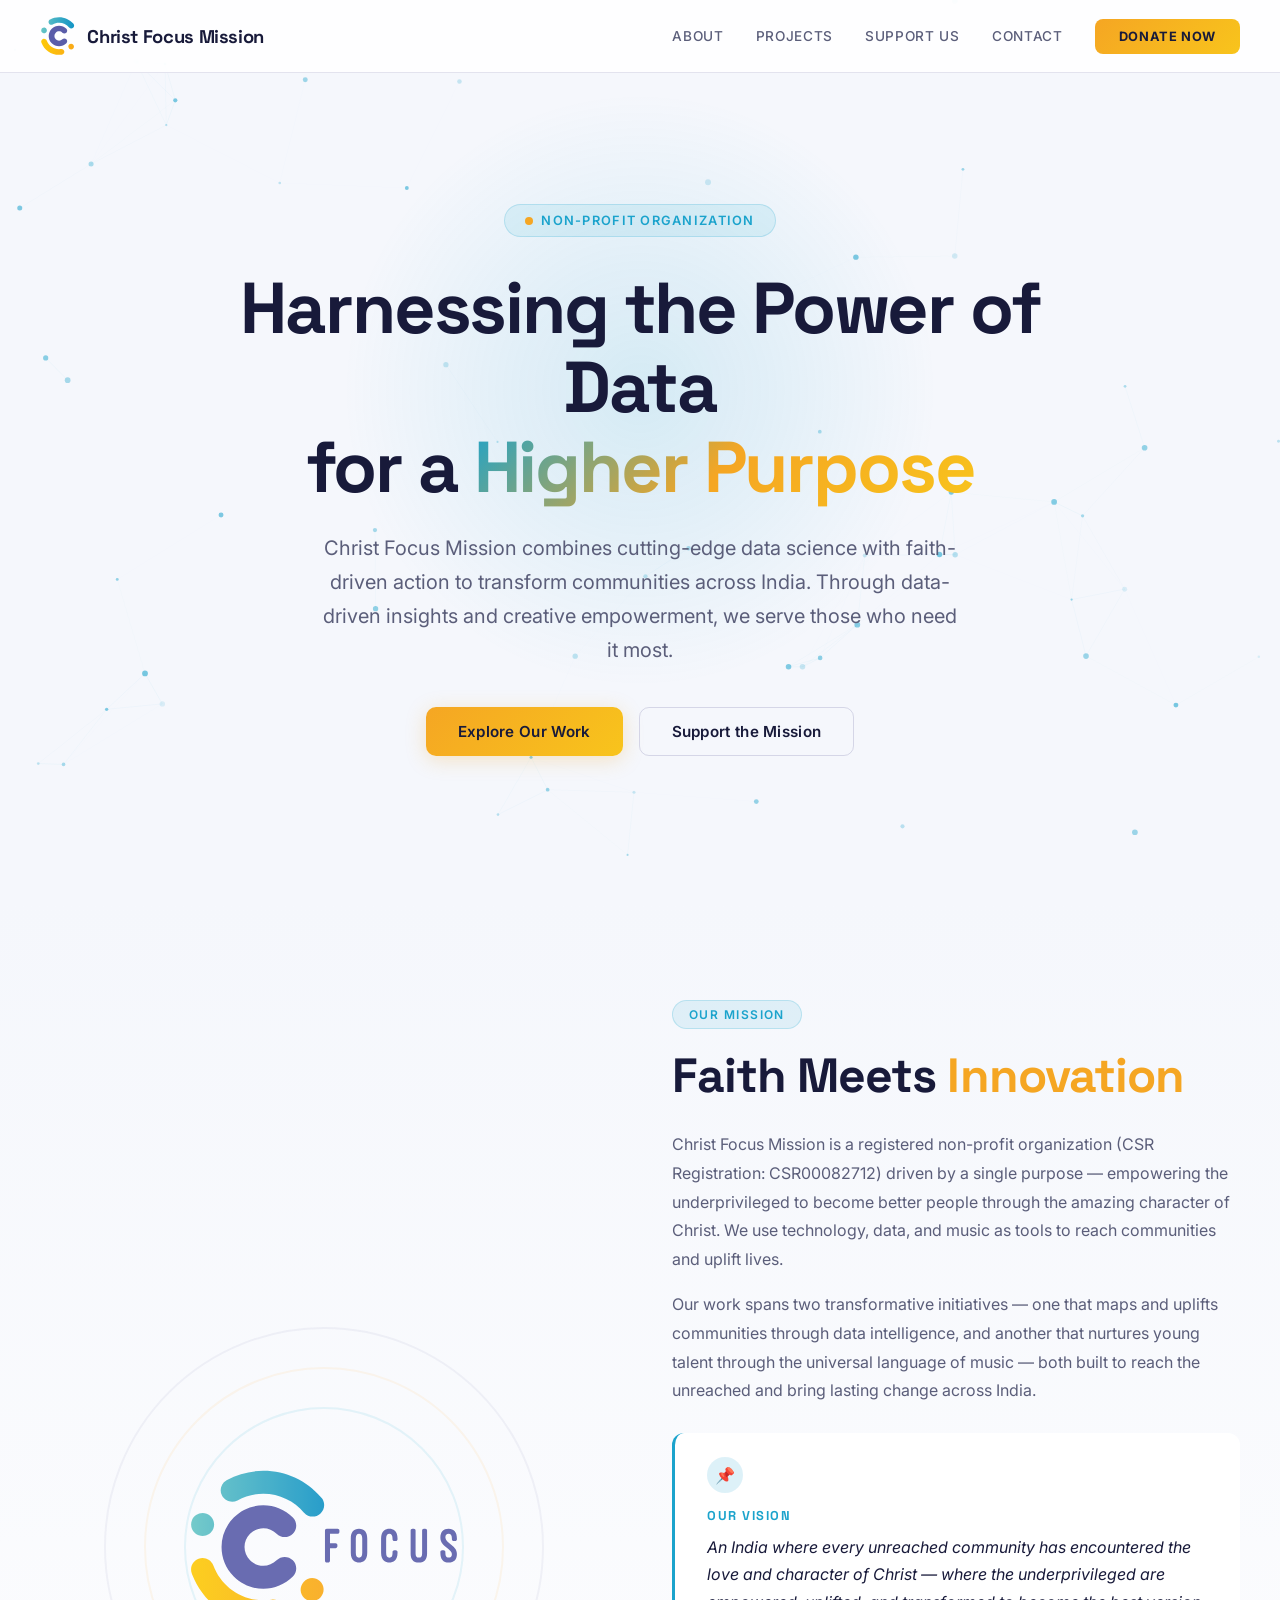
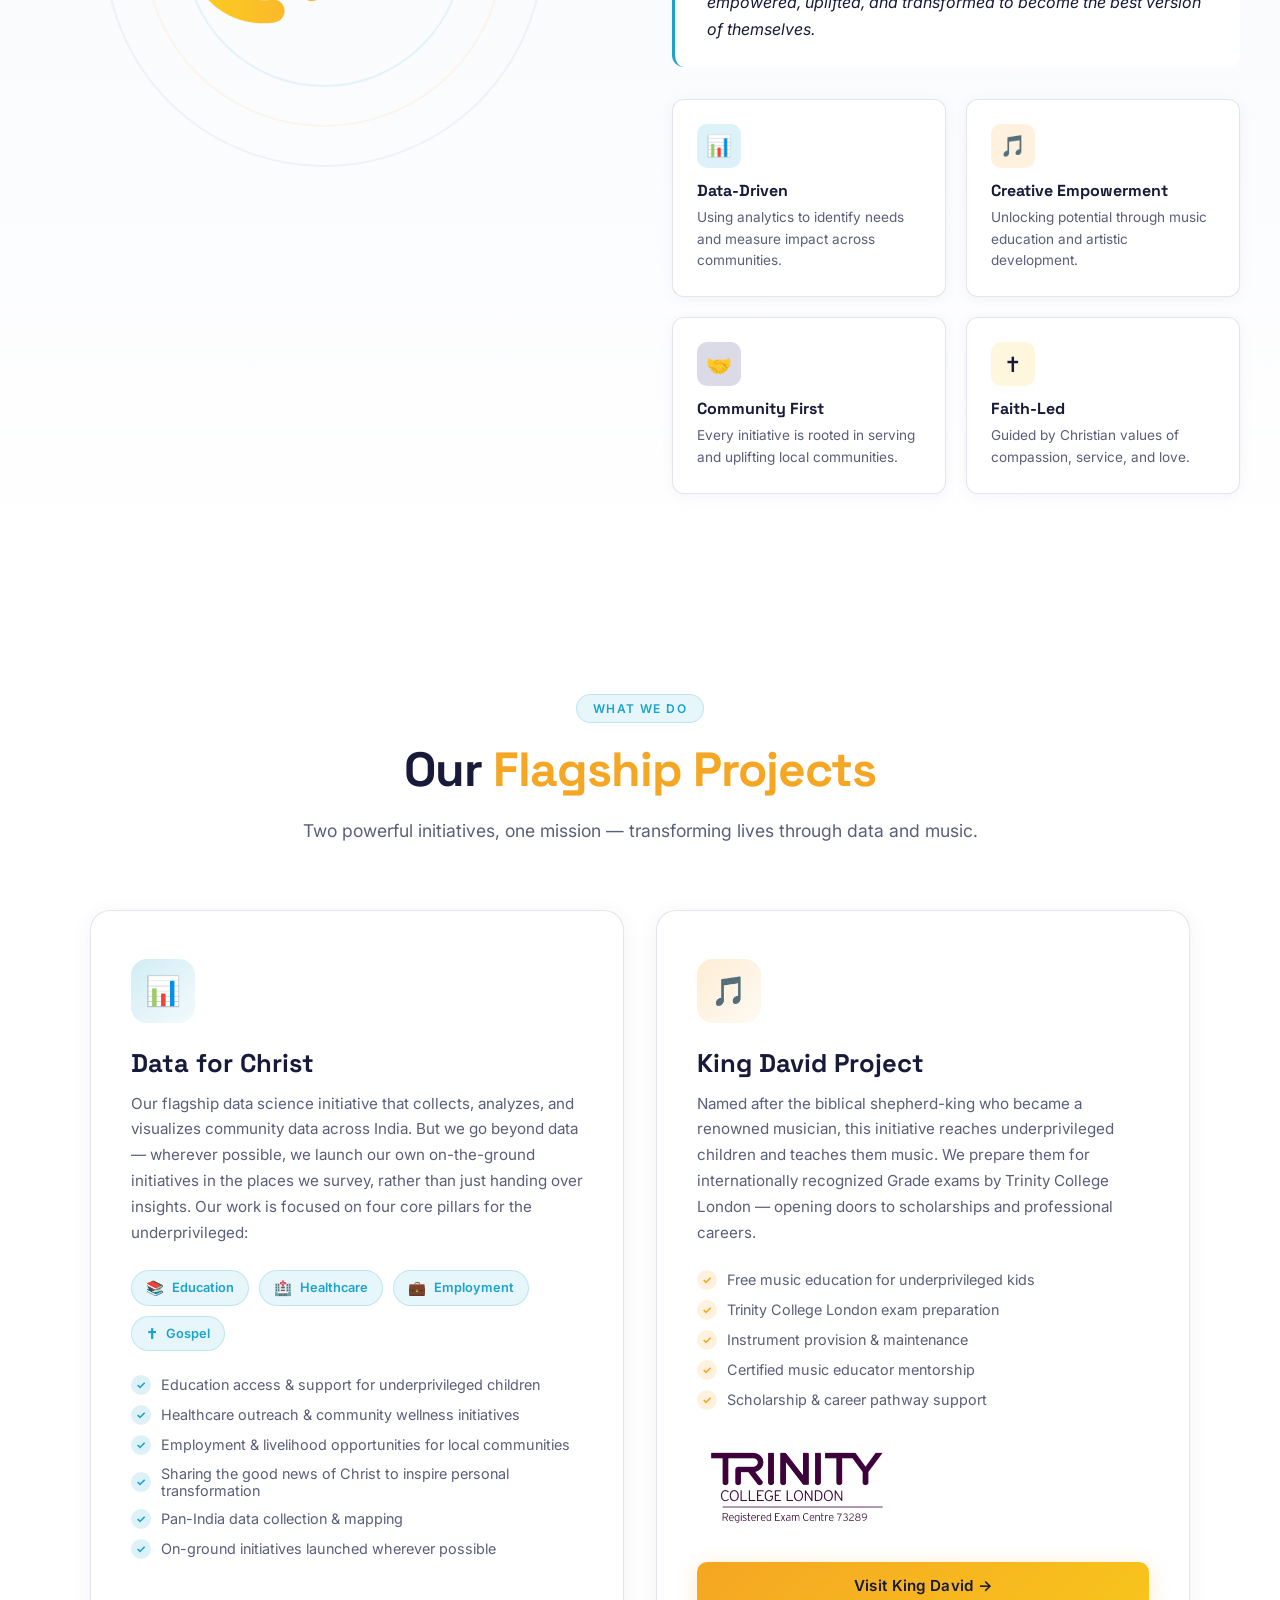
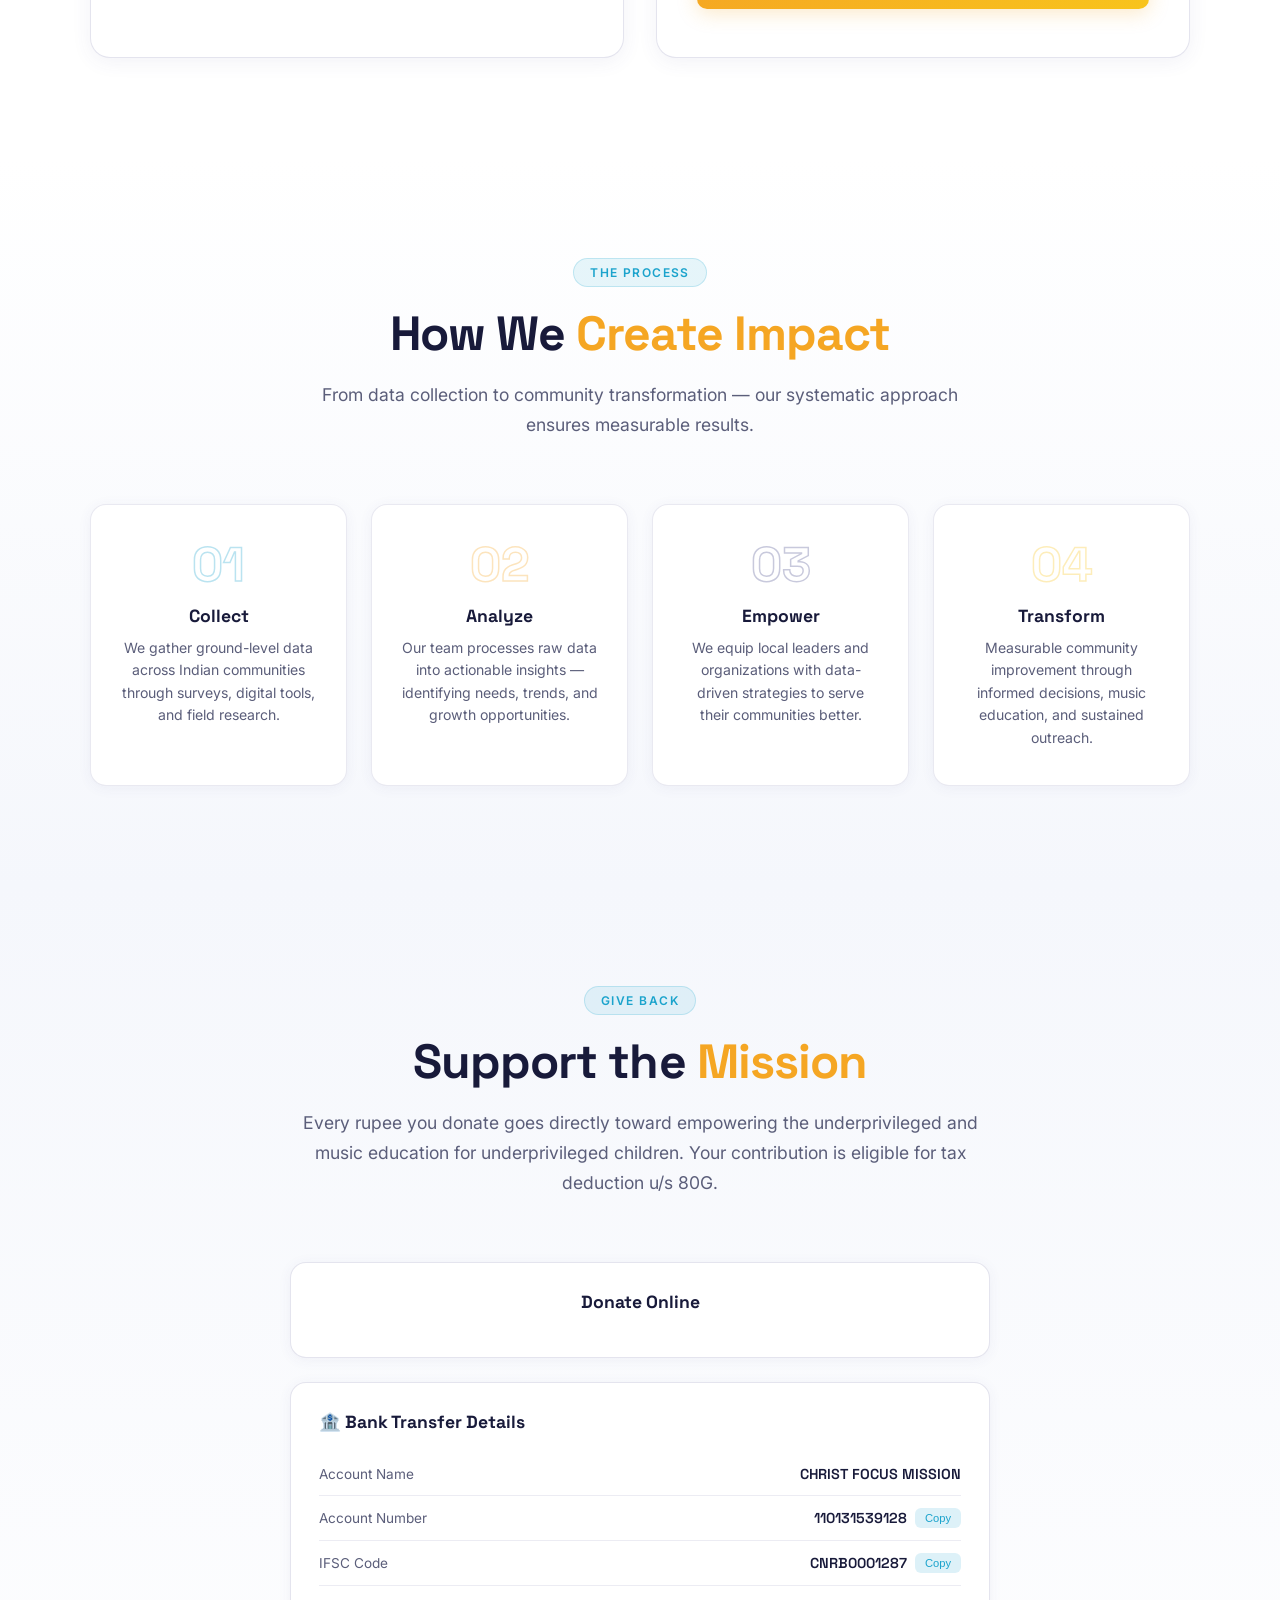
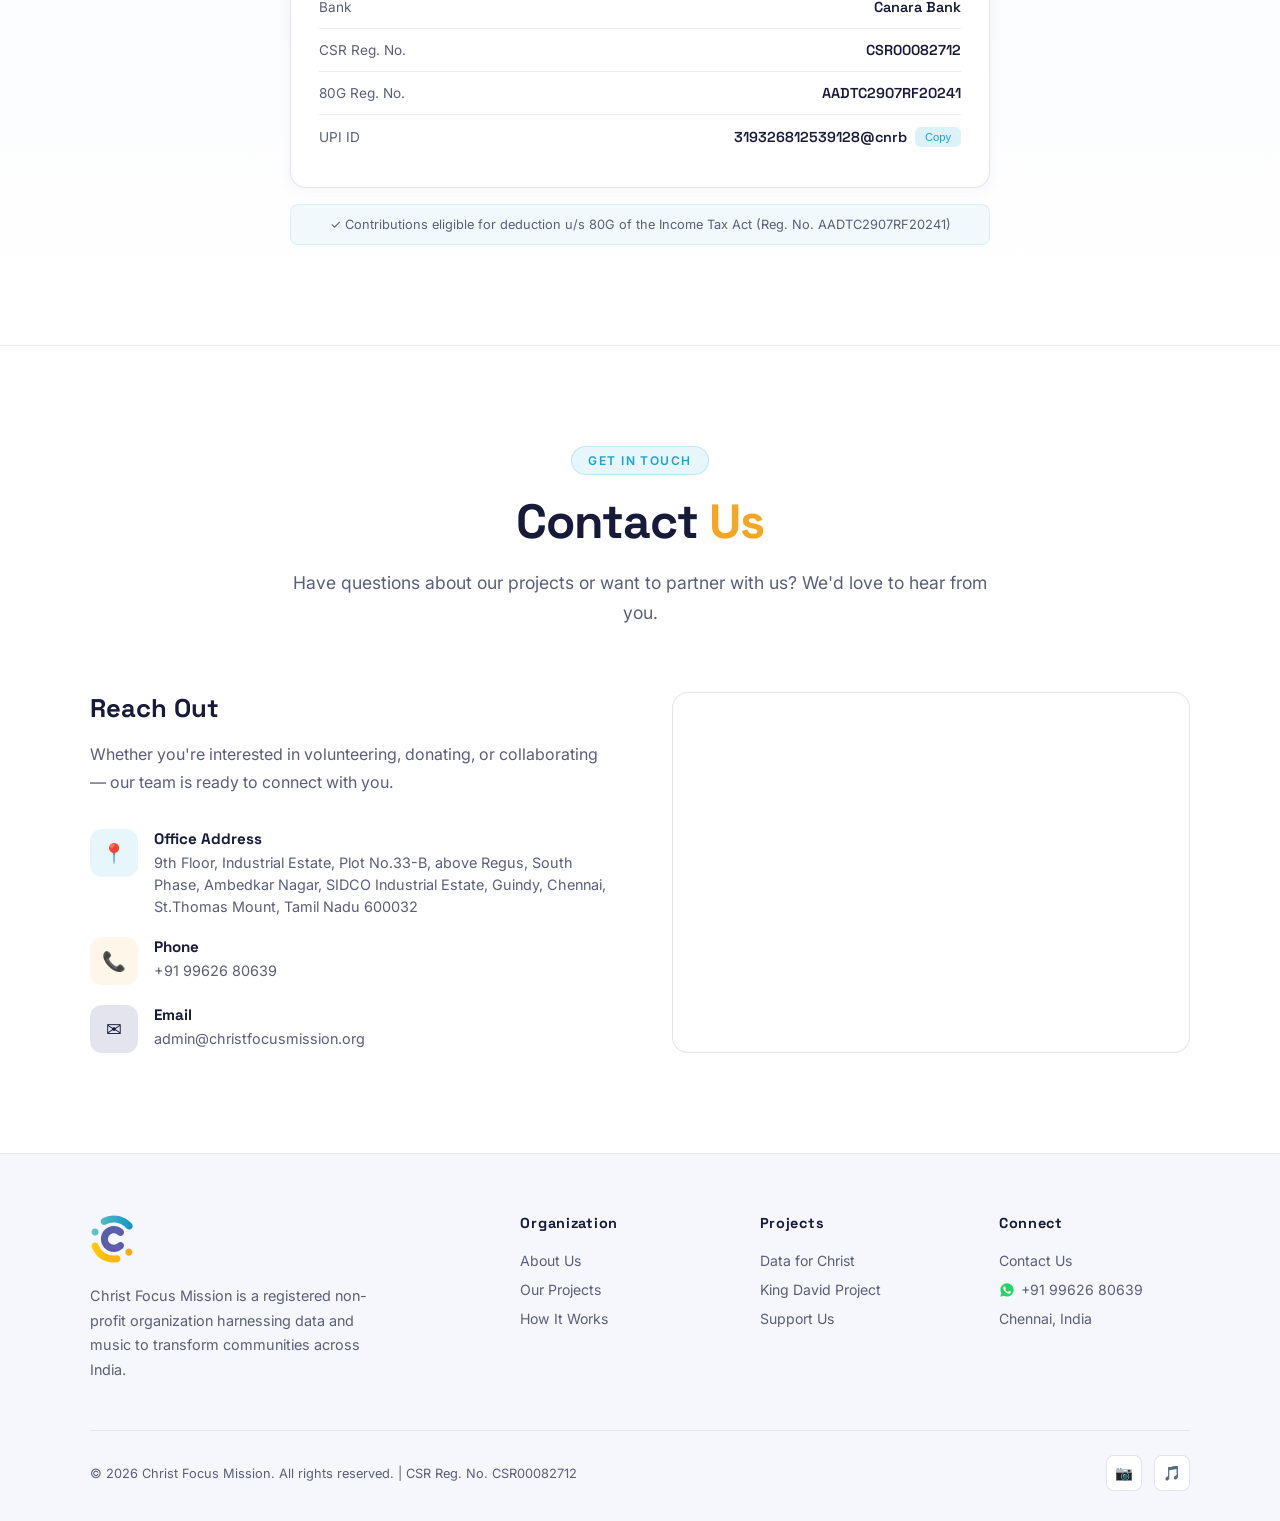
<file: index.html>
<!DOCTYPE html>
<html lang="en">
<head>
<meta charset="UTF-8">
<meta name="viewport" content="width=device-width, initial-scale=1.0">
<title>Christ Focus Mission | Harnessing Data for a Higher Purpose</title>
<link href="https://fonts.googleapis.com/css2?family=Inter:wght@300;400;500;600;700;800;900&family=Space+Grotesk:wght@400;500;600;700&display=swap" rel="stylesheet">
<style>
:root {
  --c-primary: #4A4B8C;
  --c-secondary: #1BA3CC;
  --c-accent: #F5A623;
  --c-accent2: #F8C41C;
  --c-dark: #FFFFFF;
  --c-darker: #F5F7FC;
  --c-light: #181A3A;
  --c-muted: #5B5E7A;
  --c-card: #FFFFFF;
  --c-card-hover: #EEF1F9;
  --font-heading: 'Space Grotesk', sans-serif;
  --font-body: 'Inter', sans-serif;
}
* { margin: 0; padding: 0; box-sizing: border-box; }
body { font-family: var(--font-body); background: var(--c-darker); color: var(--c-light); overflow-x: hidden; }
#particleCanvas { position: fixed; top: 0; left: 0; width: 100%; height: 100%; z-index: 0; pointer-events: none; }
.cfm-nav { position: fixed; top: 0; left: 0; right: 0; z-index: 1000; padding: 16px 40px; display: flex; align-items: center; justify-content: space-between; background: rgba(255,255,255,0.85); backdrop-filter: blur(20px); border-bottom: 1px solid rgba(74,75,140,0.15); transition: all 0.3s ease; }
.cfm-nav.scrolled { padding: 10px 40px; background: rgba(255,255,255,0.95); box-shadow: 0 2px 20px rgba(74,75,140,0.08); }
.cfm-nav-logo { display: flex; align-items: center; gap: 12px; cursor: pointer; }
.cfm-nav-logo .logo-icon { height: 40px; width: auto; }
.cfm-nav-logo span { font-family: var(--font-heading); font-weight: 700; font-size: 1.15rem; color: var(--c-light); letter-spacing: -0.02em; }
.cfm-nav-links { display: flex; gap: 32px; align-items: center; }
.cfm-nav-links a { color: var(--c-muted); text-decoration: none; font-size: 0.85rem; font-weight: 500; letter-spacing: 0.05em; text-transform: uppercase; transition: color 0.3s ease; position: relative; cursor: pointer; }
.cfm-nav-links a::after { content: ''; position: absolute; bottom: -4px; left: 0; width: 0; height: 2px; background: linear-gradient(90deg, var(--c-secondary), var(--c-accent)); transition: width 0.3s ease; }
.cfm-nav-links a:hover { color: var(--c-light); }
.cfm-nav-links a:hover::after { width: 100%; }
.cfm-nav-cta { background: linear-gradient(135deg, var(--c-accent), var(--c-accent2)); color: var(--c-light) !important; padding: 10px 24px; border-radius: 8px; font-weight: 700 !important; text-transform: uppercase; font-size: 0.8rem !important; letter-spacing: 0.08em; border: none; cursor: pointer; transition: transform 0.3s ease, box-shadow 0.3s ease; }
.cfm-nav-cta:hover { transform: translateY(-2px); box-shadow: 0 8px 30px rgba(245,166,35,0.3); }
.cfm-nav-cta::after { display: none !important; }
.cfm-mobile-menu-btn { display: none; flex-direction: column; gap: 5px; cursor: pointer; padding: 8px; }
.cfm-mobile-menu-btn span { width: 24px; height: 2px; background: var(--c-light); transition: all 0.3s ease; }
.cfm-hero { position: relative; min-height: 100vh; display: flex; align-items: center; justify-content: center; padding: 140px 40px 80px; overflow: hidden; }
.cfm-hero-glow { position: absolute; width: 600px; height: 600px; border-radius: 50%; background: radial-gradient(circle, rgba(27,163,204,0.15) 0%, transparent 70%); top: 10%; left: 50%; transform: translateX(-50%); animation: glowPulse 6s ease-in-out infinite; z-index: 1; }
@keyframes glowPulse { 0%,100% { opacity: 0.6; transform: translateX(-50%) scale(1); } 50% { opacity: 1; transform: translateX(-50%) scale(1.1); } }
.cfm-hero-content { position: relative; z-index: 2; text-align: center; max-width: 900px; }
.cfm-hero-badge { display: inline-flex; align-items: center; gap: 8px; padding: 8px 20px; border-radius: 50px; background: rgba(27,163,204,0.1); border: 1px solid rgba(27,163,204,0.2); color: var(--c-secondary); font-size: 0.8rem; font-weight: 600; letter-spacing: 0.1em; text-transform: uppercase; margin-bottom: 32px; animation: fadeInDown 0.8s ease; }
.cfm-hero-badge .dot { width: 8px; height: 8px; background: var(--c-accent); border-radius: 50%; animation: dotPulse 2s ease infinite; }
@keyframes dotPulse { 0%,100% { opacity: 1; transform: scale(1); } 50% { opacity: 0.5; transform: scale(0.8); } }
.cfm-hero h1 { font-family: var(--font-heading); font-size: clamp(2.5rem, 6vw, 4.5rem); font-weight: 700; line-height: 1.1; margin-bottom: 24px; letter-spacing: -0.03em; }
.cfm-hero h1 .gradient-text { background: linear-gradient(135deg, var(--c-secondary), var(--c-accent), var(--c-accent2)); -webkit-background-clip: text; -webkit-text-fill-color: transparent; background-clip: text; }
.cfm-hero p { font-size: clamp(1rem, 2vw, 1.25rem); color: var(--c-muted); max-width: 640px; margin: 0 auto 40px; line-height: 1.7; animation: fadeInUp 0.8s ease 0.2s both; }
.cfm-hero-buttons { display: flex; gap: 16px; justify-content: center; flex-wrap: wrap; animation: fadeInUp 0.8s ease 0.4s both; }
.cfm-btn { padding: 14px 32px; border-radius: 10px; font-weight: 600; font-size: 0.95rem; letter-spacing: 0.02em; cursor: pointer; transition: all 0.3s ease; text-decoration: none; display: inline-flex; align-items: center; gap: 8px; border: none; }
.cfm-btn-primary { background: linear-gradient(135deg, var(--c-accent), var(--c-accent2)); color: var(--c-light); box-shadow: 0 4px 20px rgba(245,166,35,0.25); }
.cfm-btn-primary:hover { transform: translateY(-3px); box-shadow: 0 8px 35px rgba(245,166,35,0.4); }
.cfm-btn-secondary { background: transparent; color: var(--c-light); border: 1.5px solid rgba(138,141,181,0.3); }
.cfm-btn-secondary:hover { border-color: var(--c-secondary); color: var(--c-secondary); transform: translateY(-3px); }
@keyframes fadeInDown { from { opacity: 0; transform: translateY(-20px); } to { opacity: 1; transform: translateY(0); } }
@keyframes fadeInUp { from { opacity: 0; transform: translateY(30px); } to { opacity: 1; transform: translateY(0); } }
.cfm-section { position: relative; z-index: 2; padding: 100px 40px; }
.cfm-section-header { text-align: center; max-width: 700px; margin: 0 auto 64px; }
.cfm-section-tag { display: inline-block; padding: 6px 16px; border-radius: 50px; background: rgba(27,163,204,0.1); border: 1px solid rgba(27,163,204,0.2); color: var(--c-secondary); font-size: 0.75rem; font-weight: 600; letter-spacing: 0.12em; text-transform: uppercase; margin-bottom: 16px; }
.cfm-section h2 { font-family: var(--font-heading); font-size: clamp(2rem, 4vw, 3rem); font-weight: 700; margin-bottom: 16px; letter-spacing: -0.02em; }
.cfm-section h2 .accent { color: var(--c-accent); }
.cfm-section-desc { color: var(--c-muted); font-size: 1.1rem; line-height: 1.7; }
.cfm-about { background: linear-gradient(180deg, var(--c-darker) 0%, var(--c-dark) 100%); }
.cfm-about-grid { display: grid; grid-template-columns: 1fr 1fr; gap: 64px; max-width: 1200px; margin: 0 auto; align-items: center; }
.cfm-about-visual { position: relative; display: flex; justify-content: center; align-items: center; min-height: 400px; }
.cfm-about-visual .logo-large { width: 100%; max-width: 280px; opacity: 0.9; animation: floatLogo 6s ease-in-out infinite; position: relative; z-index: 2; }
@keyframes floatLogo { 0%,100% { transform: translateY(0); } 50% { transform: translateY(-15px); } }
.cfm-about-visual .glow-ring { position: absolute; top: 50%; left: 50%; transform: translate(-50%,-50%); width: 280px; height: 280px; border-radius: 50%; border: 2px solid rgba(27,163,204,0.1); animation: ringExpand 4s ease-in-out infinite; }
.cfm-about-visual .glow-ring:nth-child(2) { width: 360px; height: 360px; animation-delay: 1s; border-color: rgba(245,166,35,0.08); }
.cfm-about-visual .glow-ring:nth-child(3) { width: 440px; height: 440px; animation-delay: 2s; border-color: rgba(74,75,140,0.06); }
@keyframes ringExpand { 0%,100% { transform: translate(-50%,-50%) scale(1); opacity: 0.5; } 50% { transform: translate(-50%,-50%) scale(1.05); opacity: 1; } }
.cfm-about-text h3 { font-family: var(--font-heading); font-size: 1.5rem; margin-bottom: 20px; color: var(--c-light); }
.cfm-about-text p { color: var(--c-muted); line-height: 1.8; margin-bottom: 16px; font-size: 1rem; }
.cfm-vision-box { position: relative; background: var(--c-card); border-radius: 12px; padding: 24px 28px 24px 32px; margin: 28px 0; border-left: 3px solid var(--c-secondary); }
.cfm-vision-box .icon { width: 36px; height: 36px; border-radius: 50%; background: rgba(27,163,204,0.15); display: flex; align-items: center; justify-content: center; font-size: 1rem; margin-bottom: 14px; }
.cfm-vision-box h4 { font-family: var(--font-heading); font-size: 0.8rem; color: var(--c-secondary); text-transform: uppercase; letter-spacing: 0.12em; margin-bottom: 10px; }
.cfm-vision-box p { color: var(--c-light); line-height: 1.7; font-size: 1rem; font-style: italic; margin: 0; }
.cfm-about-values { display: grid; grid-template-columns: 1fr 1fr; gap: 20px; margin-top: 32px; }
.cfm-value-card { background: var(--c-card); border: 1px solid rgba(74,75,140,0.15); border-radius: 12px; padding: 24px; transition: all 0.3s ease; box-shadow: 0 2px 14px rgba(74,75,140,0.06); }
.cfm-value-card:hover { background: var(--c-card-hover); border-color: rgba(27,163,204,0.3); transform: translateY(-4px); }
.cfm-value-card .icon { width: 44px; height: 44px; border-radius: 10px; display: flex; align-items: center; justify-content: center; font-size: 1.3rem; margin-bottom: 12px; }
.cfm-value-card:nth-child(1) .icon { background: rgba(27,163,204,0.15); }
.cfm-value-card:nth-child(2) .icon { background: rgba(245,166,35,0.15); }
.cfm-value-card:nth-child(3) .icon { background: rgba(74,75,140,0.2); }
.cfm-value-card:nth-child(4) .icon { background: rgba(248,196,28,0.15); }
.cfm-value-card h4 { font-family: var(--font-heading); font-size: 1rem; margin-bottom: 6px; color: var(--c-light); }
.cfm-value-card p { font-size: 0.85rem; color: var(--c-muted); margin: 0; line-height: 1.6; }
.cfm-projects { background: var(--c-dark); }
.cfm-projects-grid { display: grid; grid-template-columns: repeat(2, 1fr); gap: 32px; max-width: 1100px; margin: 0 auto; }
.cfm-project-card { background: var(--c-card); border: 1px solid rgba(74,75,140,0.15); border-radius: 20px; padding: 48px 40px; position: relative; overflow: hidden; transition: all 0.4s ease; cursor: pointer; box-shadow: 0 4px 20px rgba(74,75,140,0.07); }
.cfm-project-card::before { content: ''; position: absolute; top: 0; left: 0; right: 0; height: 3px; background: linear-gradient(90deg, var(--c-secondary), var(--c-accent)); transform: scaleX(0); transition: transform 0.4s ease; }
.cfm-project-card:hover::before { transform: scaleX(1); }
.cfm-project-card:hover { transform: translateY(-8px); border-color: rgba(27,163,204,0.25); box-shadow: 0 20px 60px rgba(0,0,0,0.4); }
.cfm-project-card .project-icon { width: 64px; height: 64px; border-radius: 16px; display: flex; align-items: center; justify-content: center; font-size: 1.8rem; margin-bottom: 24px; }
.cfm-project-card.dfc .project-icon { background: linear-gradient(135deg, rgba(27,163,204,0.2), rgba(27,163,204,0.05)); }
.cfm-project-card.kd .project-icon { background: linear-gradient(135deg, rgba(245,166,35,0.2), rgba(245,166,35,0.05)); }
.cfm-project-card h3 { font-family: var(--font-heading); font-size: 1.6rem; margin-bottom: 12px; color: var(--c-light); }
.cfm-project-card p { color: var(--c-muted); line-height: 1.7; margin-bottom: 24px; font-size: 0.95rem; }
.cfm-project-features { display: flex; flex-direction: column; gap: 10px; margin-bottom: 28px; }
.cfm-project-features li { display: flex; align-items: center; gap: 10px; color: var(--c-muted); font-size: 0.9rem; list-style: none; }
.cfm-project-features li::before { content: '✓'; width: 20px; height: 20px; border-radius: 50%; background: rgba(27,163,204,0.15); color: var(--c-secondary); display: flex; align-items: center; justify-content: center; font-size: 0.7rem; font-weight: 700; flex-shrink: 0; }
.cfm-project-card.kd .cfm-project-features li::before { background: rgba(245,166,35,0.15); color: var(--c-accent); }
.cfm-project-card .cfm-btn { width: 100%; justify-content: center; }
.cfm-trinity-badge { max-width: 200px; height: auto; margin-bottom: 24px; display: block; }
.cfm-focus-pillars { display: flex; gap: 10px; flex-wrap: wrap; margin-bottom: 24px; }
.cfm-focus-pill { display: flex; align-items: center; gap: 8px; padding: 8px 14px; border-radius: 50px; background: rgba(27,163,204,0.1); border: 1px solid rgba(27,163,204,0.2); font-size: 0.8rem; font-weight: 600; color: var(--c-secondary); }
.cfm-focus-pill .pill-icon { font-size: 0.9rem; }
.cfm-how { background: linear-gradient(180deg, var(--c-dark) 0%, var(--c-darker) 100%); }
.cfm-how-grid { display: grid; grid-template-columns: repeat(4, 1fr); gap: 24px; max-width: 1100px; margin: 0 auto; }
.cfm-how-card { background: var(--c-card); border: 1px solid rgba(74,75,140,0.12); border-radius: 16px; padding: 36px 28px; text-align: center; position: relative; transition: all 0.3s ease; box-shadow: 0 2px 14px rgba(74,75,140,0.06); }
.cfm-how-card:hover { border-color: rgba(27,163,204,0.25); transform: translateY(-6px); }
.cfm-how-card .step-num { font-family: var(--font-heading); font-size: 3rem; font-weight: 800; color: transparent; -webkit-text-stroke: 1.5px rgba(27,163,204,0.3); margin-bottom: 16px; line-height: 1; }
.cfm-how-card:nth-child(2) .step-num { -webkit-text-stroke-color: rgba(245,166,35,0.3); }
.cfm-how-card:nth-child(3) .step-num { -webkit-text-stroke-color: rgba(74,75,140,0.3); }
.cfm-how-card:nth-child(4) .step-num { -webkit-text-stroke-color: rgba(248,196,28,0.3); }
.cfm-how-card h4 { font-family: var(--font-heading); font-size: 1.1rem; margin-bottom: 10px; color: var(--c-light); }
.cfm-how-card p { font-size: 0.88rem; color: var(--c-muted); line-height: 1.6; }
.cfm-support { background: linear-gradient(180deg, var(--c-darker) 0%, var(--c-dark) 100%); }
.cfm-support-grid { display: grid; grid-template-columns: 1fr 1fr; gap: 48px; max-width: 1100px; margin: 0 auto; align-items: start; }
.cfm-support-grid-single { grid-template-columns: 1fr; max-width: 700px; }
.cfm-support-info h3 { font-family: var(--font-heading); font-size: 1.6rem; margin-bottom: 16px; }
.cfm-support-info > p { color: var(--c-muted); line-height: 1.8; margin-bottom: 32px; }
.cfm-razorpay-card { background: var(--c-card); border: 1px solid rgba(74,75,140,0.15); border-radius: 16px; padding: 28px; box-shadow: 0 2px 14px rgba(74,75,140,0.06); text-align: center; margin-bottom: 24px; }
.cfm-razorpay-card h4 { font-family: var(--font-heading); font-size: 1.1rem; margin-bottom: 16px; }
.cfm-bank-details { background: var(--c-card); border: 1px solid rgba(74,75,140,0.15); border-radius: 16px; padding: 28px; box-shadow: 0 2px 14px rgba(74,75,140,0.06); }
.cfm-bank-details h4 { font-family: var(--font-heading); font-size: 1.1rem; margin-bottom: 20px; display: flex; align-items: center; gap: 10px; }
.cfm-bank-row { display: flex; justify-content: space-between; align-items: center; padding: 12px 0; border-bottom: 1px solid rgba(74,75,140,0.1); }
.cfm-bank-row:last-child { border-bottom: none; }
.cfm-bank-row .label { font-size: 0.85rem; color: var(--c-muted); }
.cfm-bank-row .value { font-family: var(--font-heading); font-size: 0.9rem; font-weight: 600; color: var(--c-light); display: flex; align-items: center; gap: 8px; }
.cfm-copy-btn { background: rgba(27,163,204,0.15); border: none; color: var(--c-secondary); padding: 4px 10px; border-radius: 6px; font-size: 0.7rem; cursor: pointer; transition: all 0.2s ease; }
.cfm-copy-btn:hover { background: rgba(27,163,204,0.3); }
.cfm-tax-note { text-align: center; font-size: 0.8rem; color: var(--c-muted); margin-top: 16px; padding: 12px; background: rgba(27,163,204,0.05); border-radius: 8px; border: 1px solid rgba(27,163,204,0.1); }
.cfm-contact { background: var(--c-dark); border-top: 1px solid rgba(74,75,140,0.1); }
.cfm-contact-grid { display: grid; grid-template-columns: 1fr 1fr; gap: 64px; max-width: 1100px; margin: 0 auto; align-items: start; }
.cfm-contact-info h3 { font-family: var(--font-heading); font-size: 1.6rem; margin-bottom: 16px; }
.cfm-contact-info > p { color: var(--c-muted); line-height: 1.8; margin-bottom: 32px; }
.cfm-contact-items { display: flex; flex-direction: column; gap: 20px; }
.cfm-contact-item { display: flex; align-items: flex-start; gap: 16px; }
.cfm-contact-item .contact-icon { width: 48px; height: 48px; border-radius: 12px; background: rgba(27,163,204,0.1); display: flex; align-items: center; justify-content: center; font-size: 1.2rem; flex-shrink: 0; }
.cfm-contact-item:nth-child(2) .contact-icon { background: rgba(245,166,35,0.1); }
.cfm-contact-item:nth-child(3) .contact-icon { background: rgba(74,75,140,0.15); }
.cfm-contact-item:nth-child(4) .contact-icon { background: rgba(248,196,28,0.15); }
.cfm-contact-item h5 { font-family: var(--font-heading); font-size: 0.95rem; color: var(--c-light); margin-bottom: 4px; }
.cfm-contact-item p, .cfm-contact-item a { font-size: 0.9rem; color: var(--c-muted); text-decoration: none; line-height: 1.5; transition: color 0.2s ease; }
.cfm-contact-item a:hover { color: var(--c-secondary); }
.cfm-map-embed { background: var(--c-card); border: 1px solid rgba(74,75,140,0.15); border-radius: 16px; overflow: hidden; height: 100%; min-height: 350px; }
.cfm-map-embed iframe { width: 100%; height: 100%; min-height: 350px; border: none; }
.cfm-footer { background: var(--c-darker); border-top: 1px solid rgba(74,75,140,0.1); padding: 60px 40px 30px; position: relative; z-index: 2; }
.cfm-footer-grid { display: grid; grid-template-columns: 2fr 1fr 1fr 1fr; gap: 48px; max-width: 1100px; margin: 0 auto 48px; }
.cfm-footer-brand .logo-icon { height: 50px; margin-bottom: 16px; }
.cfm-footer-brand p { color: var(--c-muted); font-size: 0.9rem; line-height: 1.7; max-width: 300px; }
.cfm-footer-col h5 { font-family: var(--font-heading); font-size: 0.9rem; color: var(--c-light); margin-bottom: 20px; letter-spacing: 0.05em; }
.cfm-footer-col a { display: block; color: var(--c-muted); text-decoration: none; font-size: 0.88rem; margin-bottom: 12px; transition: color 0.2s ease; cursor: pointer; }
.cfm-footer-col a:hover { color: var(--c-secondary); }
.cfm-footer-bottom { max-width: 1100px; margin: 0 auto; padding-top: 24px; border-top: 1px solid rgba(74,75,140,0.1); display: flex; justify-content: space-between; align-items: center; flex-wrap: wrap; gap: 16px; }
.cfm-footer-bottom p { color: var(--c-muted); font-size: 0.8rem; }
.cfm-footer-social { display: flex; gap: 12px; }
.cfm-footer-social a { width: 36px; height: 36px; border-radius: 8px; background: var(--c-card); border: 1px solid rgba(74,75,140,0.15); display: flex; align-items: center; justify-content: center; color: var(--c-muted); text-decoration: none; font-size: 0.9rem; transition: all 0.2s ease; }
.cfm-footer-social a:hover { background: var(--c-secondary); color: var(--c-dark); border-color: var(--c-secondary); }
.reveal { opacity: 0; transform: translateY(40px); transition: all 0.8s cubic-bezier(0.16, 1, 0.3, 1); }
.reveal.active { opacity: 1; transform: translateY(0); }
@media (max-width: 900px) {
  .cfm-nav-links { display: none; }
  .cfm-mobile-menu-btn { display: flex; }
  .cfm-about-grid, .cfm-support-grid, .cfm-contact-grid { grid-template-columns: 1fr; gap: 40px; }
  .cfm-projects-grid { grid-template-columns: 1fr; }
  .cfm-how-grid { grid-template-columns: repeat(2, 1fr); }
  .cfm-about-values { grid-template-columns: 1fr; }
  .cfm-footer-grid { grid-template-columns: 1fr 1fr; }
  .cfm-section { padding: 60px 24px; }
  .cfm-hero { padding: 120px 24px 60px; }
  .cfm-nav { padding: 12px 24px; }
}
@media (max-width: 600px) {
  .cfm-how-grid { grid-template-columns: 1fr; }
  .cfm-footer-grid { grid-template-columns: 1fr; }
}
.cfm-mobile-menu { position: fixed; top: 0; right: -100%; width: 80%; max-width: 320px; height: 100vh; background: var(--c-dark); z-index: 1001; padding: 80px 32px 32px; transition: right 0.4s ease; border-left: 1px solid rgba(74,75,140,0.15); }
.cfm-mobile-menu.open { right: 0; }
.cfm-mobile-menu a { display: block; color: var(--c-light); text-decoration: none; font-size: 1.1rem; font-weight: 500; padding: 16px 0; border-bottom: 1px solid rgba(74,75,140,0.1); cursor: pointer; }
.cfm-mobile-menu .cfm-btn-primary { margin-top: 24px; width: 100%; justify-content: center; }
.cfm-mobile-overlay { position: fixed; inset: 0; background: rgba(0,0,0,0.6); z-index: 1000; opacity: 0; pointer-events: none; transition: opacity 0.3s ease; }
.cfm-mobile-overlay.open { opacity: 1; pointer-events: all; }
.cfm-mobile-close { position: absolute; top: 20px; right: 24px; font-size: 1.5rem; color: var(--c-light); cursor: pointer; }
</style>
</head>
<body>
<div class="cfm-app" id="cfmApp">
  <canvas id="particleCanvas"></canvas>

  <nav class="cfm-nav" id="cfmNav">
    <div class="cfm-nav-logo" onclick="scrollToSection('hero')">
      <svg class="logo-icon" viewBox="107 333 317 359" xmlns="http://www.w3.org/2000/svg">
<g transform="matrix(1.4483589645546522 0 0 1.4483589645546524 265.5296439628483 512.5154798761611)" id="logo-logo-nav"  >
<g style=""  paint-order="stroke"   >
		<g transform="matrix(2.8986188892941334 0 0 -2.898618889294134 1.9436941026546606 -0.010145166112550896)"  >
<path style="stroke: none; stroke-width: 1; stroke-dasharray: none; stroke-linecap: butt; stroke-dashoffset: 0; stroke-linejoin: miter; stroke-miterlimit: 4; fill: rgb(90,93,169); fill-rule: nonzero; opacity: 1;"  paint-order="stroke"  transform=" translate(-113.68868747553071, -78.535)" d="M 100.397 94.169 C 91.775 85.547 91.775 71.522 100.394 62.9 L 100.394 62.9 C 104.572 58.723 110.12400000000001 56.424 116.031 56.424 L 116.031 56.424 C 121.93700000000001 56.424 127.49000000000001 58.723 131.666 62.9 L 131.666 62.9 C 134.041 65.277 134.041 69.127 131.666 71.502 L 131.666 71.502 C 129.29 73.87599999999999 125.439 73.877 123.062 71.50099999999999 L 123.062 71.50099999999999 C 121.18599999999999 69.62299999999999 118.688 68.588 116.03099999999999 68.588 L 116.03099999999999 68.588 C 113.37499999999999 68.588 110.877 69.62299999999999 108.996 71.50099999999999 L 108.996 71.50099999999999 C 105.11699999999999 75.38 105.11699999999999 81.69099999999999 108.99799999999999 85.56799999999998 L 108.99799999999999 85.56799999999998 C 110.877 87.44899999999998 113.37499999999999 88.48299999999999 116.03099999999999 88.48299999999999 L 116.03099999999999 88.48299999999999 C 118.68799999999999 88.48299999999999 121.18599999999999 87.44899999999998 123.062 85.56799999999998 L 123.062 85.56799999999998 C 125.438 83.19299999999998 129.288 83.19499999999998 131.666 85.56799999999998 L 131.666 85.56799999999998 C 134.041 87.94299999999998 134.041 91.79299999999998 131.666 94.16899999999998 L 131.666 94.16899999999998 C 127.49 98.34599999999998 121.937 100.64599999999999 116.03099999999999 100.64599999999999 L 116.03099999999999 100.64599999999999 C 110.124 100.64599999999999 104.57199999999999 98.34599999999999 100.39699999999999 94.16899999999998" stroke-linecap="round" />
</g>
		<g transform="matrix(2.8986188892941334 0 0 -2.898618889294134 -84.35907403321468 -34.73460121499116)"  >
<linearGradient id="SVGID_203_6_733546_nav" gradientUnits="userSpaceOnUse" gradientTransform="matrix(88.572006 0 0 -88.572006 72.441406 90.514648)"  x1="0" y1="0" x2="1" y2="0">
<stop offset="0%" style="stop-color:rgb(109,201,197);stop-opacity: 1"/>
<stop offset="100%" style="stop-color:rgb(3,139,197);stop-opacity: 1"/>
</linearGradient>
<path style="stroke: none; stroke-width: 1; stroke-dasharray: none; stroke-linecap: butt; stroke-dashoffset: 0; stroke-linejoin: miter; stroke-miterlimit: 4; fill: url(#SVGID_203_6_733546_nav); fill-rule: nonzero; opacity: 1;"  paint-order="stroke"  transform=" translate(-83.91493265228603, -90.51465561362045)" d="M 78.215 92.641 C 77.042 89.494 78.644 85.991 81.788 84.816 L 81.788 84.816 C 84.937 83.641 88.441 85.241 89.61399999999999 88.389 L 89.61399999999999 88.389 C 90.788 91.53699999999999 89.189 95.03999999999999 86.041 96.21499999999999 L 86.041 96.21499999999999 C 85.341 96.47599999999998 84.62299999999999 96.59899999999999 83.91799999999999 96.59899999999999 L 83.91799999999999 96.59899999999999 C 81.451 96.59899999999999 79.12899999999999 95.08699999999999 78.21499999999999 92.64099999999999" stroke-linecap="round" />
</g>
		<g transform="matrix(2.8986188892941334 0 0 -2.898618889294134 22.691527710731577 -81.85087526421376)"  >
<linearGradient id="SVGID_204_7_733547_nav" gradientUnits="userSpaceOnUse" gradientTransform="matrix(88.561768 0 0 -88.561768 72.443848 106.76953)"  x1="0" y1="0" x2="1" y2="0">
<stop offset="0%" style="stop-color:rgb(109,201,197);stop-opacity: 1"/>
<stop offset="100%" style="stop-color:rgb(3,139,197);stop-opacity: 1"/>
</linearGradient>
<path style="stroke: none; stroke-width: 1; stroke-dasharray: none; stroke-linecap: butt; stroke-dashoffset: 0; stroke-linejoin: miter; stroke-miterlimit: 4; fill: url(#SVGID_204_7_733547_nav); fill-rule: nonzero; opacity: 1;"  paint-order="stroke"  transform=" translate(-120.84652174091403, -106.76938790120869)" d="M 96.842 114.022 C 96.827 114.022 96.827 114.022 96.81099999999999 114.00800000000001 L 96.81099999999999 114.00800000000001 C 96.67399999999999 113.93200000000002 96.53599999999999 113.86900000000001 96.41499999999999 113.77700000000002 L 96.41499999999999 113.77700000000002 C 93.663 112.15300000000002 92.645 108.62300000000002 94.166 105.75000000000001 L 94.166 105.75000000000001 C 95.731 102.77000000000001 99.41199999999999 101.63000000000001 102.375 103.19500000000001 L 102.375 103.19500000000001 C 106.42 105.447 111.074 106.72300000000001 116.031 106.72300000000001 L 116.031 106.72300000000001 C 124.653 106.72300000000001 132.39100000000002 102.83000000000001 137.561 96.70300000000002 L 137.561 96.70300000000002 L 137.592 96.71900000000002 C 139.79600000000002 94.19300000000003 143.645 93.95100000000002 146.169 96.17000000000002 L 146.169 96.17000000000002 C 148.51000000000002 98.22300000000001 148.89100000000002 101.68900000000002 147.155 104.19900000000001 L 147.155 104.19900000000001 C 147.141 104.21400000000001 147.126 104.21400000000001 147.126 104.23100000000001 L 147.126 104.23100000000001 C 146.897 104.50300000000001 146.671 104.77700000000002 146.412 105.051 L 146.412 105.051 C 139.02100000000002 113.519 128.148 118.886 116.031 118.886 L 116.031 118.886 C 109.09800000000001 118.886 102.543 117.12299999999999 96.84200000000001 114.02199999999999" stroke-linecap="round" />
</g>
		<g transform="matrix(2.8986188892941334 0 0 -2.898618889294134 -30.3470838013979 66.92331291602295)"  >
<linearGradient id="SVGID_205_8_733548_nav" gradientUnits="userSpaceOnUse" gradientTransform="matrix(88.565887 0 0 -88.565887 72.441406 55.443359)"  x1="0" y1="0" x2="1" y2="0">
<stop offset="0%" style="stop-color:rgb(254,204,7);stop-opacity: 1"/>
<stop offset="100%" style="stop-color:rgb(248,163,27);stop-opacity: 1"/>
</linearGradient>
<path style="stroke: none; stroke-width: 1; stroke-dasharray: none; stroke-linecap: butt; stroke-dashoffset: 0; stroke-linejoin: miter; stroke-miterlimit: 4; fill: url(#SVGID_205_8_733548_nav); fill-rule: nonzero; opacity: 1;"  paint-order="stroke"  transform=" translate(-102.54863107718302, -55.44350000000001)" d="M 81.771 72.327 C 78.626 71.173 77.013 67.66 78.185 64.513 L 78.185 64.513 C 78.245 64.36 78.306 64.208 78.36800000000001 64.072 L 78.36800000000001 64.072 C 84.17500000000001 48.942 98.864 38.17700000000001 116.031 38.17700000000001 L 116.031 38.17700000000001 C 118.06700000000001 38.17700000000001 120.061 38.32900000000001 122.02300000000001 38.63300000000001 L 122.02300000000001 38.63300000000001 C 125.352 39.07400000000001 127.69400000000002 42.14600000000001 127.23800000000001 45.46100000000001 L 127.23800000000001 45.46100000000001 C 126.78100000000002 48.807000000000016 123.74100000000001 51.131000000000014 120.40800000000002 50.674000000000014 L 120.40800000000002 50.674000000000014 L 120.39600000000002 50.674000000000014 C 120.36300000000001 50.674000000000014 120.33300000000001 50.661000000000016 120.30400000000002 50.661000000000016 L 120.30400000000002 50.661000000000016 C 118.90400000000001 50.448000000000015 117.47400000000002 50.341000000000015 116.03100000000002 50.341000000000015 L 116.03100000000002 50.341000000000015 C 103.92700000000002 50.341000000000015 93.58800000000002 58.006000000000014 89.60300000000002 68.73800000000001 L 89.60300000000002 68.73800000000001 L 89.58900000000003 68.73800000000001 C 88.67700000000002 71.18900000000001 86.35500000000003 72.70900000000002 83.88600000000002 72.71000000000001 L 83.88600000000002 72.71000000000001 C 83.18300000000002 72.71000000000001 82.46900000000002 72.587 81.77100000000003 72.32700000000001" stroke-linecap="round" />
</g>
		<g transform="matrix(2.8986188892941334 0 0 -2.898618889294134 83.63855325947299 65.26034827162914)"  >
<linearGradient id="SVGID_206_9_733549_nav" gradientUnits="userSpaceOnUse" gradientTransform="matrix(88.575767 0 0 -88.575767 72.433594 56.017578)"  x1="0" y1="0" x2="1" y2="0">
<stop offset="0%" style="stop-color:rgb(254,204,7);stop-opacity: 1"/>
<stop offset="100%" style="stop-color:rgb(248,163,27);stop-opacity: 1"/>
</linearGradient>
<path style="stroke: none; stroke-width: 1; stroke-dasharray: none; stroke-linecap: butt; stroke-dashoffset: 0; stroke-linejoin: miter; stroke-miterlimit: 4; fill: url(#SVGID_206_9_733549_nav); fill-rule: nonzero; opacity: 1;"  paint-order="stroke"  transform=" translate(-141.87275108546345, -56.01720931050509)" d="M 137.361 60.093 C 135.108 57.597 135.301 53.752 137.79399999999998 51.502 L 137.79399999999998 51.502 C 140.29 49.248000000000005 144.14499999999998 49.45 146.38799999999998 51.945 L 146.38799999999998 51.945 C 148.63899999999998 54.439 148.44199999999998 58.289 145.94899999999998 60.53 L 145.94899999999998 60.53 C 144.784 61.582 143.325 62.1 141.873 62.1 L 141.873 62.1 C 140.21099999999998 62.1 138.558 61.423 137.361 60.093" stroke-linecap="round" />
</g>
</g>
</g>
</svg>
      <span>Christ Focus Mission</span>
    </div>
    <div class="cfm-nav-links">
      <a onclick="scrollToSection('about')">About</a>
      <a onclick="scrollToSection('projects')">Projects</a>
      <a onclick="scrollToSection('support')">Support Us</a>
      <a onclick="scrollToSection('contact')">Contact</a>
      <a class="cfm-nav-cta" onclick="scrollToSection('support')">Donate Now</a>
    </div>
    <div class="cfm-mobile-menu-btn" onclick="toggleMobileMenu()"><span></span><span></span><span></span></div>
  </nav>

  <div class="cfm-mobile-overlay" id="mobileOverlay" onclick="toggleMobileMenu()"></div>
  <div class="cfm-mobile-menu" id="mobileMenu">
    <div class="cfm-mobile-close" onclick="toggleMobileMenu()">&#10005;</div>
    <a onclick="scrollToSection('about');toggleMobileMenu()">About</a>
    <a onclick="scrollToSection('projects');toggleMobileMenu()">Projects</a>
    <a onclick="scrollToSection('support');toggleMobileMenu()">Support Us</a>
    <a onclick="scrollToSection('contact');toggleMobileMenu()">Contact</a>
    <a class="cfm-btn cfm-btn-primary" onclick="scrollToSection('support');toggleMobileMenu()">Donate Now</a>
  </div>

  <section class="cfm-hero" id="hero">
    <div class="cfm-hero-glow"></div>
    <div class="cfm-hero-content">
      <div class="cfm-hero-badge"><span class="dot"></span> Non-Profit Organization</div>
      <h1>Harnessing the Power of Data<br>for a <span class="gradient-text">Higher Purpose</span></h1>
      <p>Christ Focus Mission combines cutting-edge data science with faith-driven action to transform communities across India. Through data-driven insights and creative empowerment, we serve those who need it most.</p>
      <div class="cfm-hero-buttons">
        <a class="cfm-btn cfm-btn-primary" onclick="scrollToSection('projects')">Explore Our Work</a>
        <a class="cfm-btn cfm-btn-secondary" onclick="scrollToSection('support')">Support the Mission</a>
      </div>
    </div>
  </section>

  <section class="cfm-section cfm-about" id="about">
    <div class="cfm-about-grid">
      <div class="cfm-about-visual reveal">
        <div class="glow-ring"></div><div class="glow-ring"></div><div class="glow-ring"></div>
        <svg class="logo-large" viewBox="102 328 622 369" xmlns="http://www.w3.org/2000/svg">
<g transform="matrix(1.4483589645546522 0 0 1.4483589645546524 265.5296439628483 512.5154798761611)" id="logo-logo-about"  >
<g style=""  paint-order="stroke"   >
		<g transform="matrix(2.8986188892941334 0 0 -2.898618889294134 1.9436941026546606 -0.010145166112550896)"  >
<path style="stroke: none; stroke-width: 1; stroke-dasharray: none; stroke-linecap: butt; stroke-dashoffset: 0; stroke-linejoin: miter; stroke-miterlimit: 4; fill: rgb(90,93,169); fill-rule: nonzero; opacity: 1;"  paint-order="stroke"  transform=" translate(-113.68868747553071, -78.535)" d="M 100.397 94.169 C 91.775 85.547 91.775 71.522 100.394 62.9 L 100.394 62.9 C 104.572 58.723 110.12400000000001 56.424 116.031 56.424 L 116.031 56.424 C 121.93700000000001 56.424 127.49000000000001 58.723 131.666 62.9 L 131.666 62.9 C 134.041 65.277 134.041 69.127 131.666 71.502 L 131.666 71.502 C 129.29 73.87599999999999 125.439 73.877 123.062 71.50099999999999 L 123.062 71.50099999999999 C 121.18599999999999 69.62299999999999 118.688 68.588 116.03099999999999 68.588 L 116.03099999999999 68.588 C 113.37499999999999 68.588 110.877 69.62299999999999 108.996 71.50099999999999 L 108.996 71.50099999999999 C 105.11699999999999 75.38 105.11699999999999 81.69099999999999 108.99799999999999 85.56799999999998 L 108.99799999999999 85.56799999999998 C 110.877 87.44899999999998 113.37499999999999 88.48299999999999 116.03099999999999 88.48299999999999 L 116.03099999999999 88.48299999999999 C 118.68799999999999 88.48299999999999 121.18599999999999 87.44899999999998 123.062 85.56799999999998 L 123.062 85.56799999999998 C 125.438 83.19299999999998 129.288 83.19499999999998 131.666 85.56799999999998 L 131.666 85.56799999999998 C 134.041 87.94299999999998 134.041 91.79299999999998 131.666 94.16899999999998 L 131.666 94.16899999999998 C 127.49 98.34599999999998 121.937 100.64599999999999 116.03099999999999 100.64599999999999 L 116.03099999999999 100.64599999999999 C 110.124 100.64599999999999 104.57199999999999 98.34599999999999 100.39699999999999 94.16899999999998" stroke-linecap="round" />
</g>
		<g transform="matrix(2.8986188892941334 0 0 -2.898618889294134 -84.35907403321468 -34.73460121499116)"  >
<linearGradient id="SVGID_203_6_733546_about" gradientUnits="userSpaceOnUse" gradientTransform="matrix(88.572006 0 0 -88.572006 72.441406 90.514648)"  x1="0" y1="0" x2="1" y2="0">
<stop offset="0%" style="stop-color:rgb(109,201,197);stop-opacity: 1"/>
<stop offset="100%" style="stop-color:rgb(3,139,197);stop-opacity: 1"/>
</linearGradient>
<path style="stroke: none; stroke-width: 1; stroke-dasharray: none; stroke-linecap: butt; stroke-dashoffset: 0; stroke-linejoin: miter; stroke-miterlimit: 4; fill: url(#SVGID_203_6_733546_about); fill-rule: nonzero; opacity: 1;"  paint-order="stroke"  transform=" translate(-83.91493265228603, -90.51465561362045)" d="M 78.215 92.641 C 77.042 89.494 78.644 85.991 81.788 84.816 L 81.788 84.816 C 84.937 83.641 88.441 85.241 89.61399999999999 88.389 L 89.61399999999999 88.389 C 90.788 91.53699999999999 89.189 95.03999999999999 86.041 96.21499999999999 L 86.041 96.21499999999999 C 85.341 96.47599999999998 84.62299999999999 96.59899999999999 83.91799999999999 96.59899999999999 L 83.91799999999999 96.59899999999999 C 81.451 96.59899999999999 79.12899999999999 95.08699999999999 78.21499999999999 92.64099999999999" stroke-linecap="round" />
</g>
		<g transform="matrix(2.8986188892941334 0 0 -2.898618889294134 22.691527710731577 -81.85087526421376)"  >
<linearGradient id="SVGID_204_7_733547_about" gradientUnits="userSpaceOnUse" gradientTransform="matrix(88.561768 0 0 -88.561768 72.443848 106.76953)"  x1="0" y1="0" x2="1" y2="0">
<stop offset="0%" style="stop-color:rgb(109,201,197);stop-opacity: 1"/>
<stop offset="100%" style="stop-color:rgb(3,139,197);stop-opacity: 1"/>
</linearGradient>
<path style="stroke: none; stroke-width: 1; stroke-dasharray: none; stroke-linecap: butt; stroke-dashoffset: 0; stroke-linejoin: miter; stroke-miterlimit: 4; fill: url(#SVGID_204_7_733547_about); fill-rule: nonzero; opacity: 1;"  paint-order="stroke"  transform=" translate(-120.84652174091403, -106.76938790120869)" d="M 96.842 114.022 C 96.827 114.022 96.827 114.022 96.81099999999999 114.00800000000001 L 96.81099999999999 114.00800000000001 C 96.67399999999999 113.93200000000002 96.53599999999999 113.86900000000001 96.41499999999999 113.77700000000002 L 96.41499999999999 113.77700000000002 C 93.663 112.15300000000002 92.645 108.62300000000002 94.166 105.75000000000001 L 94.166 105.75000000000001 C 95.731 102.77000000000001 99.41199999999999 101.63000000000001 102.375 103.19500000000001 L 102.375 103.19500000000001 C 106.42 105.447 111.074 106.72300000000001 116.031 106.72300000000001 L 116.031 106.72300000000001 C 124.653 106.72300000000001 132.39100000000002 102.83000000000001 137.561 96.70300000000002 L 137.561 96.70300000000002 L 137.592 96.71900000000002 C 139.79600000000002 94.19300000000003 143.645 93.95100000000002 146.169 96.17000000000002 L 146.169 96.17000000000002 C 148.51000000000002 98.22300000000001 148.89100000000002 101.68900000000002 147.155 104.19900000000001 L 147.155 104.19900000000001 C 147.141 104.21400000000001 147.126 104.21400000000001 147.126 104.23100000000001 L 147.126 104.23100000000001 C 146.897 104.50300000000001 146.671 104.77700000000002 146.412 105.051 L 146.412 105.051 C 139.02100000000002 113.519 128.148 118.886 116.031 118.886 L 116.031 118.886 C 109.09800000000001 118.886 102.543 117.12299999999999 96.84200000000001 114.02199999999999" stroke-linecap="round" />
</g>
		<g transform="matrix(2.8986188892941334 0 0 -2.898618889294134 -30.3470838013979 66.92331291602295)"  >
<linearGradient id="SVGID_205_8_733548_about" gradientUnits="userSpaceOnUse" gradientTransform="matrix(88.565887 0 0 -88.565887 72.441406 55.443359)"  x1="0" y1="0" x2="1" y2="0">
<stop offset="0%" style="stop-color:rgb(254,204,7);stop-opacity: 1"/>
<stop offset="100%" style="stop-color:rgb(248,163,27);stop-opacity: 1"/>
</linearGradient>
<path style="stroke: none; stroke-width: 1; stroke-dasharray: none; stroke-linecap: butt; stroke-dashoffset: 0; stroke-linejoin: miter; stroke-miterlimit: 4; fill: url(#SVGID_205_8_733548_about); fill-rule: nonzero; opacity: 1;"  paint-order="stroke"  transform=" translate(-102.54863107718302, -55.44350000000001)" d="M 81.771 72.327 C 78.626 71.173 77.013 67.66 78.185 64.513 L 78.185 64.513 C 78.245 64.36 78.306 64.208 78.36800000000001 64.072 L 78.36800000000001 64.072 C 84.17500000000001 48.942 98.864 38.17700000000001 116.031 38.17700000000001 L 116.031 38.17700000000001 C 118.06700000000001 38.17700000000001 120.061 38.32900000000001 122.02300000000001 38.63300000000001 L 122.02300000000001 38.63300000000001 C 125.352 39.07400000000001 127.69400000000002 42.14600000000001 127.23800000000001 45.46100000000001 L 127.23800000000001 45.46100000000001 C 126.78100000000002 48.807000000000016 123.74100000000001 51.131000000000014 120.40800000000002 50.674000000000014 L 120.40800000000002 50.674000000000014 L 120.39600000000002 50.674000000000014 C 120.36300000000001 50.674000000000014 120.33300000000001 50.661000000000016 120.30400000000002 50.661000000000016 L 120.30400000000002 50.661000000000016 C 118.90400000000001 50.448000000000015 117.47400000000002 50.341000000000015 116.03100000000002 50.341000000000015 L 116.03100000000002 50.341000000000015 C 103.92700000000002 50.341000000000015 93.58800000000002 58.006000000000014 89.60300000000002 68.73800000000001 L 89.60300000000002 68.73800000000001 L 89.58900000000003 68.73800000000001 C 88.67700000000002 71.18900000000001 86.35500000000003 72.70900000000002 83.88600000000002 72.71000000000001 L 83.88600000000002 72.71000000000001 C 83.18300000000002 72.71000000000001 82.46900000000002 72.587 81.77100000000003 72.32700000000001" stroke-linecap="round" />
</g>
		<g transform="matrix(2.8986188892941334 0 0 -2.898618889294134 83.63855325947299 65.26034827162914)"  >
<linearGradient id="SVGID_206_9_733549_about" gradientUnits="userSpaceOnUse" gradientTransform="matrix(88.575767 0 0 -88.575767 72.433594 56.017578)"  x1="0" y1="0" x2="1" y2="0">
<stop offset="0%" style="stop-color:rgb(254,204,7);stop-opacity: 1"/>
<stop offset="100%" style="stop-color:rgb(248,163,27);stop-opacity: 1"/>
</linearGradient>
<path style="stroke: none; stroke-width: 1; stroke-dasharray: none; stroke-linecap: butt; stroke-dashoffset: 0; stroke-linejoin: miter; stroke-miterlimit: 4; fill: url(#SVGID_206_9_733549_about); fill-rule: nonzero; opacity: 1;"  paint-order="stroke"  transform=" translate(-141.87275108546345, -56.01720931050509)" d="M 137.361 60.093 C 135.108 57.597 135.301 53.752 137.79399999999998 51.502 L 137.79399999999998 51.502 C 140.29 49.248000000000005 144.14499999999998 49.45 146.38799999999998 51.945 L 146.38799999999998 51.945 C 148.63899999999998 54.439 148.44199999999998 58.289 145.94899999999998 60.53 L 145.94899999999998 60.53 C 144.784 61.582 143.325 62.1 141.873 62.1 L 141.873 62.1 C 140.21099999999998 62.1 138.558 61.423 137.361 60.093" stroke-linecap="round" />
</g>
</g>
</g>
<g transform="matrix(1.9211538461538462 0 0 1.9211538461538462 561.7202690043189 509.45409413480655)" id="text-logo-about"  >
<g style=""  paint-order="stroke"   >
		<g transform="matrix(1 0 0 1 0 0)" id="text-logo-path-0-about"  >
<path style="stroke: none; stroke-width: 0; stroke-dasharray: none; stroke-linecap: butt; stroke-dashoffset: 0; stroke-linejoin: miter; stroke-miterlimit: 4; fill: rgb(90,93,169); fill-rule: nonzero; opacity: 1;"  paint-order="stroke"  transform=" translate(-76.12499999999999, 19.575)" d="M 1.91 -39.09 C 0.75 -39.09 -0.17 -38.16 -0.17 -37 L -0.17 -2.09 C -0.17 -0.93 0.75 0 1.91 0 L 3.54 0 C 4.64 0 5.63 -0.93 5.63 -2.09 L 5.63 -16.7 L 12.12 -16.7 C 13.28 -16.7 14.21 -17.63 14.21 -18.79 L 14.21 -20.36 C 14.21 -21.52 13.28 -22.45 12.12 -22.45 L 5.63 -22.45 L 5.63 -33.35 L 14.44 -33.35 C 15.6 -33.35 16.53 -34.28 16.53 -35.44 L 16.53 -37 C 16.53 -38.16 15.6 -39.09 14.44 -39.09 Z M 29.7 -11.37 C 29.7 -6.79 30.97 -4.12 32.77 -2.32 C 34.68 -0.46 37.12 0 39.21 0 C 41.35 0 43.79 -0.46 45.7 -2.32 C 47.5 -4.12 48.72 -6.79 48.72 -11.37 L 48.72 -27.78 C 48.72 -35.15 45.59 -39.09 39.21 -39.09 C 32.89 -39.09 29.7 -35.09 29.7 -27.78 Z M 35.5 -27.78 C 35.5 -31.55 36.66 -33.35 39.21 -33.35 C 41.7 -33.35 42.92 -31.67 42.92 -27.78 L 42.92 -11.37 C 42.92 -7.42 41.64 -5.74 39.21 -5.74 C 36.71 -5.74 35.5 -7.54 35.5 -11.37 Z M 64.73 -11.37 C 64.73 -6.79 66 -4.12 67.8 -2.32 C 69.72 -0.46 72.09 0 74.3 0 C 76.39 0 78.82 -0.46 80.74 -2.32 C 82.53 -4.12 83.75 -6.79 83.75 -11.37 L 83.75 -12.18 C 83.75 -13.34 82.82 -14.27 81.72 -14.27 L 80.04 -14.27 C 78.88 -14.27 77.95 -13.34 77.95 -12.18 L 77.95 -11.37 C 77.95 -9.28 77.66 -7.71 76.97 -6.79 C 76.44 -6.21 75.4 -5.74 74.3 -5.74 C 71.8 -5.74 70.59 -7.48 70.59 -11.37 L 70.59 -27.78 C 70.59 -31.67 71.86 -33.35 74.3 -33.35 C 76.68 -33.35 77.95 -31.67 77.95 -27.78 L 77.95 -26.97 C 77.95 -25.81 78.88 -24.88 80.04 -24.88 L 81.72 -24.88 C 82.82 -24.88 83.75 -25.81 83.75 -26.97 L 83.75 -27.78 C 83.75 -32.19 82.53 -35.09 80.68 -36.83 C 78.76 -38.57 76.44 -39.09 74.3 -39.09 C 72.09 -39.09 69.77 -38.57 67.86 -36.83 C 66 -35.09 64.73 -32.19 64.73 -27.78 Z M 98.89 -10.67 C 98.89 -4.52 101.44 -0.06 108.4 -0.06 C 115.13 -0.06 117.91 -4.18 117.91 -10.67 L 117.91 -37.06 C 117.91 -38.22 116.99 -39.15 115.83 -39.15 L 114.2 -39.15 C 113.1 -39.15 112.17 -38.22 112.17 -37.06 L 112.17 -10.67 C 112.17 -7.89 111.36 -5.8 108.4 -5.8 C 105.56 -5.8 104.63 -7.6 104.63 -10.67 L 104.63 -37.06 C 104.63 -38.22 103.7 -39.15 102.54 -39.15 L 100.92 -39.15 C 99.82 -39.15 98.89 -38.22 98.89 -37.06 Z M 133.28 -11.37 C 133.28 -3.77 136.47 -0.06 142.85 -0.06 C 149 -0.06 152.42 -3.54 152.42 -10.03 C 152.42 -15.66 148.54 -18.62 144.71 -21.58 L 144.77 -21.58 C 141.93 -23.78 139.08 -26.04 139.08 -29 C 139.08 -32.02 140.42 -33.35 142.85 -33.35 C 145.41 -33.35 146.62 -31.61 146.62 -27.78 L 146.62 -26.97 C 146.62 -25.81 147.55 -24.88 148.71 -24.88 L 150.34 -24.88 C 151.5 -24.88 152.42 -25.81 152.42 -26.97 L 152.42 -27.78 C 152.42 -35.15 149.12 -39.15 142.85 -39.15 C 136.71 -39.15 133.28 -35.38 133.28 -28.83 C 133.28 -23.08 137.29 -19.95 141.11 -16.94 L 141.11 -16.99 C 143.96 -14.79 146.62 -12.64 146.62 -9.92 C 146.62 -6.84 145.29 -5.8 142.85 -5.8 C 142.04 -5.8 141.06 -5.92 140.42 -6.55 C 139.61 -7.25 139.08 -8.58 139.08 -11.37 L 139.08 -12.12 C 139.08 -13.28 138.1 -14.21 137 -14.21 L 135.37 -14.21 C 134.21 -14.21 133.28 -13.28 133.28 -12.12 Z" stroke-linecap="round" />
</g>
</g>
</g>
</svg>
      </div>
      <div class="cfm-about-text reveal">
        <div class="cfm-section-header" style="text-align:left;margin:0 0 24px 0;">
          <span class="cfm-section-tag">Our Mission</span>
          <h2>Faith Meets <span class="accent">Innovation</span></h2>
        </div>
        <p>Christ Focus Mission is a registered non-profit organization (CSR Registration: CSR00082712) driven by a single purpose — empowering the underprivileged to become better people through the amazing character of Christ. We use technology, data, and music as tools to reach communities and uplift lives.</p>
        <p>Our work spans two transformative initiatives — one that maps and uplifts communities through data intelligence, and another that nurtures young talent through the universal language of music — both built to reach the unreached and bring lasting change across India.</p>
        <div class="cfm-vision-box">
          <div class="icon">&#128204;</div>
          <h4>Our Vision</h4>
          <p>An India where every unreached community has encountered the love and character of Christ — where the underprivileged are empowered, uplifted, and transformed to become the best version of themselves.</p>
        </div>
        <div class="cfm-about-values">
          <div class="cfm-value-card"><div class="icon">&#128202;</div><h4>Data-Driven</h4><p>Using analytics to identify needs and measure impact across communities.</p></div>
          <div class="cfm-value-card"><div class="icon">&#127925;</div><h4>Creative Empowerment</h4><p>Unlocking potential through music education and artistic development.</p></div>
          <div class="cfm-value-card"><div class="icon">&#129309;</div><h4>Community First</h4><p>Every initiative is rooted in serving and uplifting local communities.</p></div>
          <div class="cfm-value-card"><div class="icon">&#10013;</div><h4>Faith-Led</h4><p>Guided by Christian values of compassion, service, and love.</p></div>
        </div>
      </div>
    </div>
  </section>

  <section class="cfm-section cfm-projects" id="projects">
    <div class="cfm-section-header reveal">
      <span class="cfm-section-tag">What We Do</span>
      <h2>Our <span class="accent">Flagship Projects</span></h2>
      <p class="cfm-section-desc">Two powerful initiatives, one mission — transforming lives through data and music.</p>
    </div>
    <div class="cfm-projects-grid">
      <div class="cfm-project-card dfc reveal">
        <div class="project-icon">&#128202;</div>
        <h3>Data for Christ</h3>
        <p>Our flagship data science initiative that collects, analyzes, and visualizes community data across India. But we go beyond data — wherever possible, we launch our own on-the-ground initiatives in the places we survey, rather than just handing over insights. Our work is focused on four core pillars for the underprivileged:</p>
        <div class="cfm-focus-pillars">
          <div class="cfm-focus-pill"><span class="pill-icon">&#128218;</span> Education</div>
          <div class="cfm-focus-pill"><span class="pill-icon">&#127973;</span> Healthcare</div>
          <div class="cfm-focus-pill"><span class="pill-icon">&#128188;</span> Employment</div>
          <div class="cfm-focus-pill"><span class="pill-icon">&#10013;</span> Gospel</div>
        </div>
        <ul class="cfm-project-features">
          <li>Education access & support for underprivileged children</li>
          <li>Healthcare outreach & community wellness initiatives</li>
          <li>Employment & livelihood opportunities for local communities</li>
          <li>Sharing the good news of Christ to inspire personal transformation</li>
          <li>Pan-India data collection & mapping</li>
          <li>On-ground initiatives launched wherever possible</li>
        </ul>
      </div>
      <div class="cfm-project-card kd reveal" onclick="window.open('/kingdavid/','_blank')">
        <div class="project-icon">&#127925;</div>
        <h3>King David Project</h3>
        <p>Named after the biblical shepherd-king who became a renowned musician, this initiative reaches underprivileged children and teaches them music. We prepare them for internationally recognized Grade exams by Trinity College London — opening doors to scholarships and professional careers.</p>
        <ul class="cfm-project-features">
          <li>Free music education for underprivileged kids</li>
          <li>Trinity College London exam preparation</li>
          <li>Instrument provision & maintenance</li>
          <li>Certified music educator mentorship</li>
          <li>Scholarship & career pathway support</li>
        </ul>
        <img class="cfm-trinity-badge" src="/kingdavid/assets/trinity.png" alt="Trinity College London Registered Exam Centre 73289" onerror="this.onerror=null;this.src='trinity-exam-centre-badge.jpg'">
        <a class="cfm-btn cfm-btn-primary" href="/kingdavid/" target="_blank" style="background:linear-gradient(135deg,var(--c-accent),var(--c-accent2));">Visit King David &#8594;</a>
      </div>
    </div>
  </section>

  <section class="cfm-section cfm-how" id="how">
    <div class="cfm-section-header reveal">
      <span class="cfm-section-tag">The Process</span>
      <h2>How We <span class="accent">Create Impact</span></h2>
      <p class="cfm-section-desc">From data collection to community transformation — our systematic approach ensures measurable results.</p>
    </div>
    <div class="cfm-how-grid">
      <div class="cfm-how-card reveal"><div class="step-num">01</div><h4>Collect</h4><p>We gather ground-level data across Indian communities through surveys, digital tools, and field research.</p></div>
      <div class="cfm-how-card reveal"><div class="step-num">02</div><h4>Analyze</h4><p>Our team processes raw data into actionable insights — identifying needs, trends, and growth opportunities.</p></div>
      <div class="cfm-how-card reveal"><div class="step-num">03</div><h4>Empower</h4><p>We equip local leaders and organizations with data-driven strategies to serve their communities better.</p></div>
      <div class="cfm-how-card reveal"><div class="step-num">04</div><h4>Transform</h4><p>Measurable community improvement through informed decisions, music education, and sustained outreach.</p></div>
    </div>
  </section>

  <section class="cfm-section cfm-support" id="support">
    <div class="cfm-section-header reveal">
      <span class="cfm-section-tag">Give Back</span>
      <h2>Support the <span class="accent">Mission</span></h2>
      <p class="cfm-section-desc">Every rupee you donate goes directly toward empowering the underprivileged and music education for underprivileged children. Your contribution is eligible for tax deduction u/s 80G.</p>
    </div>
    <div class="cfm-support-grid cfm-support-grid-single">
      <div class="cfm-support-info reveal">
        <div class="cfm-razorpay-card">
          <h4>Donate Online</h4>
          <form>
            <script src="https://checkout.razorpay.com/v1/payment-button.js" data-payment_button_id="pl_SZ4ILxPfjsYSOA" async> </script>
          </form>
        </div>
        <div class="cfm-bank-details">
          <h4>&#127974; Bank Transfer Details</h4>
          <div class="cfm-bank-row"><span class="label">Account Name</span><span class="value">CHRIST FOCUS MISSION</span></div>
          <div class="cfm-bank-row"><span class="label">Account Number</span><span class="value">110131539128 <button class="cfm-copy-btn" onclick="copyText('110131539128')">Copy</button></span></div>
          <div class="cfm-bank-row"><span class="label">IFSC Code</span><span class="value">CNRB0001287 <button class="cfm-copy-btn" onclick="copyText('CNRB0001287')">Copy</button></span></div>
          <div class="cfm-bank-row"><span class="label">Bank</span><span class="value">Canara Bank</span></div>
          <div class="cfm-bank-row"><span class="label">CSR Reg. No.</span><span class="value">CSR00082712</span></div>
          <div class="cfm-bank-row"><span class="label">80G Reg. No.</span><span class="value">AADTC2907RF20241</span></div>
          <div class="cfm-bank-row"><span class="label">UPI ID</span><span class="value">319326812539128@cnrb <button class="cfm-copy-btn" onclick="copyText('319326812539128@cnrb')">Copy</button></span></div>
        </div>
        <div class="cfm-tax-note">&#10003; Contributions eligible for deduction u/s 80G of the Income Tax Act (Reg. No. AADTC2907RF20241)</div>
      </div>
    </div>
  </section>

  <section class="cfm-section cfm-contact" id="contact">
    <div class="cfm-section-header reveal">
      <span class="cfm-section-tag">Get in Touch</span>
      <h2>Contact <span class="accent">Us</span></h2>
      <p class="cfm-section-desc">Have questions about our projects or want to partner with us? We'd love to hear from you.</p>
    </div>
    <div class="cfm-contact-grid">
      <div class="cfm-contact-info reveal">
        <h3>Reach Out</h3>
        <p>Whether you're interested in volunteering, donating, or collaborating — our team is ready to connect with you.</p>
        <div class="cfm-contact-items">
          <div class="cfm-contact-item">
            <div class="contact-icon">&#128205;</div>
            <div><h5>Office Address</h5><p>9th Floor, Industrial Estate, Plot No.33-B, above Regus, South Phase, Ambedkar Nagar, SIDCO Industrial Estate, Guindy, Chennai, St.Thomas Mount, Tamil Nadu 600032</p></div>
          </div>
          <div class="cfm-contact-item">
            <div class="contact-icon">&#128222;</div>
            <div><h5>Phone</h5><a href="tel:+919962680639">+91 99626 80639</a></div>
          </div>
          <div class="cfm-contact-item">
            <div class="contact-icon">&#9993;</div>
            <div><h5>Email</h5><a href="mailto:admin@christfocusmission.org">admin@christfocusmission.org</a></div>
          </div>
        </div>
      </div>
      <div class="cfm-map-embed reveal">
        <iframe src="https://www.google.com/maps/embed?pb=!1m18!1m12!1m3!1d3887.1!2d80.208!3d13.006!2m3!1f0!2f0!3f0!3m2!1i1024!2i768!4f13.1!3m3!1m2!1s0x3a5266!2sGuindy%2C%20Chennai!5e0!3m2!1sen!2sin!4v1" allowfullscreen="" loading="lazy" referrerpolicy="no-referrer-when-downgrade"></iframe>
      </div>
    </div>
  </section>

  <footer class="cfm-footer">
    <div class="cfm-footer-grid">
      <div class="cfm-footer-brand">
        <svg class="logo-icon" viewBox="107 333 317 359" xmlns="http://www.w3.org/2000/svg">
<g transform="matrix(1.4483589645546522 0 0 1.4483589645546524 265.5296439628483 512.5154798761611)" id="logo-logo-footer"  >
<g style=""  paint-order="stroke"   >
		<g transform="matrix(2.8986188892941334 0 0 -2.898618889294134 1.9436941026546606 -0.010145166112550896)"  >
<path style="stroke: none; stroke-width: 1; stroke-dasharray: none; stroke-linecap: butt; stroke-dashoffset: 0; stroke-linejoin: miter; stroke-miterlimit: 4; fill: rgb(90,93,169); fill-rule: nonzero; opacity: 1;"  paint-order="stroke"  transform=" translate(-113.68868747553071, -78.535)" d="M 100.397 94.169 C 91.775 85.547 91.775 71.522 100.394 62.9 L 100.394 62.9 C 104.572 58.723 110.12400000000001 56.424 116.031 56.424 L 116.031 56.424 C 121.93700000000001 56.424 127.49000000000001 58.723 131.666 62.9 L 131.666 62.9 C 134.041 65.277 134.041 69.127 131.666 71.502 L 131.666 71.502 C 129.29 73.87599999999999 125.439 73.877 123.062 71.50099999999999 L 123.062 71.50099999999999 C 121.18599999999999 69.62299999999999 118.688 68.588 116.03099999999999 68.588 L 116.03099999999999 68.588 C 113.37499999999999 68.588 110.877 69.62299999999999 108.996 71.50099999999999 L 108.996 71.50099999999999 C 105.11699999999999 75.38 105.11699999999999 81.69099999999999 108.99799999999999 85.56799999999998 L 108.99799999999999 85.56799999999998 C 110.877 87.44899999999998 113.37499999999999 88.48299999999999 116.03099999999999 88.48299999999999 L 116.03099999999999 88.48299999999999 C 118.68799999999999 88.48299999999999 121.18599999999999 87.44899999999998 123.062 85.56799999999998 L 123.062 85.56799999999998 C 125.438 83.19299999999998 129.288 83.19499999999998 131.666 85.56799999999998 L 131.666 85.56799999999998 C 134.041 87.94299999999998 134.041 91.79299999999998 131.666 94.16899999999998 L 131.666 94.16899999999998 C 127.49 98.34599999999998 121.937 100.64599999999999 116.03099999999999 100.64599999999999 L 116.03099999999999 100.64599999999999 C 110.124 100.64599999999999 104.57199999999999 98.34599999999999 100.39699999999999 94.16899999999998" stroke-linecap="round" />
</g>
		<g transform="matrix(2.8986188892941334 0 0 -2.898618889294134 -84.35907403321468 -34.73460121499116)"  >
<linearGradient id="SVGID_203_6_733546_footer" gradientUnits="userSpaceOnUse" gradientTransform="matrix(88.572006 0 0 -88.572006 72.441406 90.514648)"  x1="0" y1="0" x2="1" y2="0">
<stop offset="0%" style="stop-color:rgb(109,201,197);stop-opacity: 1"/>
<stop offset="100%" style="stop-color:rgb(3,139,197);stop-opacity: 1"/>
</linearGradient>
<path style="stroke: none; stroke-width: 1; stroke-dasharray: none; stroke-linecap: butt; stroke-dashoffset: 0; stroke-linejoin: miter; stroke-miterlimit: 4; fill: url(#SVGID_203_6_733546_footer); fill-rule: nonzero; opacity: 1;"  paint-order="stroke"  transform=" translate(-83.91493265228603, -90.51465561362045)" d="M 78.215 92.641 C 77.042 89.494 78.644 85.991 81.788 84.816 L 81.788 84.816 C 84.937 83.641 88.441 85.241 89.61399999999999 88.389 L 89.61399999999999 88.389 C 90.788 91.53699999999999 89.189 95.03999999999999 86.041 96.21499999999999 L 86.041 96.21499999999999 C 85.341 96.47599999999998 84.62299999999999 96.59899999999999 83.91799999999999 96.59899999999999 L 83.91799999999999 96.59899999999999 C 81.451 96.59899999999999 79.12899999999999 95.08699999999999 78.21499999999999 92.64099999999999" stroke-linecap="round" />
</g>
		<g transform="matrix(2.8986188892941334 0 0 -2.898618889294134 22.691527710731577 -81.85087526421376)"  >
<linearGradient id="SVGID_204_7_733547_footer" gradientUnits="userSpaceOnUse" gradientTransform="matrix(88.561768 0 0 -88.561768 72.443848 106.76953)"  x1="0" y1="0" x2="1" y2="0">
<stop offset="0%" style="stop-color:rgb(109,201,197);stop-opacity: 1"/>
<stop offset="100%" style="stop-color:rgb(3,139,197);stop-opacity: 1"/>
</linearGradient>
<path style="stroke: none; stroke-width: 1; stroke-dasharray: none; stroke-linecap: butt; stroke-dashoffset: 0; stroke-linejoin: miter; stroke-miterlimit: 4; fill: url(#SVGID_204_7_733547_footer); fill-rule: nonzero; opacity: 1;"  paint-order="stroke"  transform=" translate(-120.84652174091403, -106.76938790120869)" d="M 96.842 114.022 C 96.827 114.022 96.827 114.022 96.81099999999999 114.00800000000001 L 96.81099999999999 114.00800000000001 C 96.67399999999999 113.93200000000002 96.53599999999999 113.86900000000001 96.41499999999999 113.77700000000002 L 96.41499999999999 113.77700000000002 C 93.663 112.15300000000002 92.645 108.62300000000002 94.166 105.75000000000001 L 94.166 105.75000000000001 C 95.731 102.77000000000001 99.41199999999999 101.63000000000001 102.375 103.19500000000001 L 102.375 103.19500000000001 C 106.42 105.447 111.074 106.72300000000001 116.031 106.72300000000001 L 116.031 106.72300000000001 C 124.653 106.72300000000001 132.39100000000002 102.83000000000001 137.561 96.70300000000002 L 137.561 96.70300000000002 L 137.592 96.71900000000002 C 139.79600000000002 94.19300000000003 143.645 93.95100000000002 146.169 96.17000000000002 L 146.169 96.17000000000002 C 148.51000000000002 98.22300000000001 148.89100000000002 101.68900000000002 147.155 104.19900000000001 L 147.155 104.19900000000001 C 147.141 104.21400000000001 147.126 104.21400000000001 147.126 104.23100000000001 L 147.126 104.23100000000001 C 146.897 104.50300000000001 146.671 104.77700000000002 146.412 105.051 L 146.412 105.051 C 139.02100000000002 113.519 128.148 118.886 116.031 118.886 L 116.031 118.886 C 109.09800000000001 118.886 102.543 117.12299999999999 96.84200000000001 114.02199999999999" stroke-linecap="round" />
</g>
		<g transform="matrix(2.8986188892941334 0 0 -2.898618889294134 -30.3470838013979 66.92331291602295)"  >
<linearGradient id="SVGID_205_8_733548_footer" gradientUnits="userSpaceOnUse" gradientTransform="matrix(88.565887 0 0 -88.565887 72.441406 55.443359)"  x1="0" y1="0" x2="1" y2="0">
<stop offset="0%" style="stop-color:rgb(254,204,7);stop-opacity: 1"/>
<stop offset="100%" style="stop-color:rgb(248,163,27);stop-opacity: 1"/>
</linearGradient>
<path style="stroke: none; stroke-width: 1; stroke-dasharray: none; stroke-linecap: butt; stroke-dashoffset: 0; stroke-linejoin: miter; stroke-miterlimit: 4; fill: url(#SVGID_205_8_733548_footer); fill-rule: nonzero; opacity: 1;"  paint-order="stroke"  transform=" translate(-102.54863107718302, -55.44350000000001)" d="M 81.771 72.327 C 78.626 71.173 77.013 67.66 78.185 64.513 L 78.185 64.513 C 78.245 64.36 78.306 64.208 78.36800000000001 64.072 L 78.36800000000001 64.072 C 84.17500000000001 48.942 98.864 38.17700000000001 116.031 38.17700000000001 L 116.031 38.17700000000001 C 118.06700000000001 38.17700000000001 120.061 38.32900000000001 122.02300000000001 38.63300000000001 L 122.02300000000001 38.63300000000001 C 125.352 39.07400000000001 127.69400000000002 42.14600000000001 127.23800000000001 45.46100000000001 L 127.23800000000001 45.46100000000001 C 126.78100000000002 48.807000000000016 123.74100000000001 51.131000000000014 120.40800000000002 50.674000000000014 L 120.40800000000002 50.674000000000014 L 120.39600000000002 50.674000000000014 C 120.36300000000001 50.674000000000014 120.33300000000001 50.661000000000016 120.30400000000002 50.661000000000016 L 120.30400000000002 50.661000000000016 C 118.90400000000001 50.448000000000015 117.47400000000002 50.341000000000015 116.03100000000002 50.341000000000015 L 116.03100000000002 50.341000000000015 C 103.92700000000002 50.341000000000015 93.58800000000002 58.006000000000014 89.60300000000002 68.73800000000001 L 89.60300000000002 68.73800000000001 L 89.58900000000003 68.73800000000001 C 88.67700000000002 71.18900000000001 86.35500000000003 72.70900000000002 83.88600000000002 72.71000000000001 L 83.88600000000002 72.71000000000001 C 83.18300000000002 72.71000000000001 82.46900000000002 72.587 81.77100000000003 72.32700000000001" stroke-linecap="round" />
</g>
		<g transform="matrix(2.8986188892941334 0 0 -2.898618889294134 83.63855325947299 65.26034827162914)"  >
<linearGradient id="SVGID_206_9_733549_footer" gradientUnits="userSpaceOnUse" gradientTransform="matrix(88.575767 0 0 -88.575767 72.433594 56.017578)"  x1="0" y1="0" x2="1" y2="0">
<stop offset="0%" style="stop-color:rgb(254,204,7);stop-opacity: 1"/>
<stop offset="100%" style="stop-color:rgb(248,163,27);stop-opacity: 1"/>
</linearGradient>
<path style="stroke: none; stroke-width: 1; stroke-dasharray: none; stroke-linecap: butt; stroke-dashoffset: 0; stroke-linejoin: miter; stroke-miterlimit: 4; fill: url(#SVGID_206_9_733549_footer); fill-rule: nonzero; opacity: 1;"  paint-order="stroke"  transform=" translate(-141.87275108546345, -56.01720931050509)" d="M 137.361 60.093 C 135.108 57.597 135.301 53.752 137.79399999999998 51.502 L 137.79399999999998 51.502 C 140.29 49.248000000000005 144.14499999999998 49.45 146.38799999999998 51.945 L 146.38799999999998 51.945 C 148.63899999999998 54.439 148.44199999999998 58.289 145.94899999999998 60.53 L 145.94899999999998 60.53 C 144.784 61.582 143.325 62.1 141.873 62.1 L 141.873 62.1 C 140.21099999999998 62.1 138.558 61.423 137.361 60.093" stroke-linecap="round" />
</g>
</g>
</g>
</svg>
        <p>Christ Focus Mission is a registered non-profit organization harnessing data and music to transform communities across India.</p>
      </div>
      <div class="cfm-footer-col">
        <h5>Organization</h5>
        <a onclick="scrollToSection('about')">About Us</a>
        <a onclick="scrollToSection('projects')">Our Projects</a>
        <a onclick="scrollToSection('how')">How It Works</a>
      </div>
      <div class="cfm-footer-col">
        <h5>Projects</h5>
        <a onclick="scrollToSection('projects')">Data for Christ</a>
        <a href="/kingdavid/" target="_blank">King David Project</a>
        <a onclick="scrollToSection('support')">Support Us</a>
      </div>
      <div class="cfm-footer-col">
        <h5>Connect</h5>
        <a onclick="scrollToSection('contact')">Contact Us</a>
        <a href="https://wa.me/919962680639" target="_blank" rel="noopener" class="cfm-whatsapp-link"><svg width="16" height="16" viewBox="0 0 24 24" fill="#25D366" style="vertical-align:-3px;margin-right:6px;"><path d="M12.04 2C6.58 2 2.13 6.45 2.13 11.91c0 1.75.46 3.45 1.32 4.95L2 22l5.25-1.38a9.9 9.9 0 0 0 4.79 1.22h.01c5.46 0 9.91-4.45 9.91-9.91 0-2.65-1.03-5.14-2.9-7.01A9.82 9.82 0 0 0 12.04 2zm5.83 14.06c-.24.68-1.19 1.25-1.94 1.4-.52.11-1.2.19-3.48-.75-2.92-1.21-4.8-4.17-4.94-4.36-.14-.19-1.18-1.57-1.18-3 0-1.43.75-2.13 1.02-2.42.27-.29.58-.36.78-.36l.55.01c.18.01.42-.07.65.5.24.58.82 2 .89 2.14.07.14.12.31.02.5-.1.19-.15.31-.3.48-.15.17-.31.38-.44.51-.15.15-.3.31-.13.6.17.29.76 1.25 1.63 2.02 1.12 1 2.06 1.31 2.36 1.46.29.14.46.12.63-.07.17-.19.72-.84.91-1.13.19-.29.38-.24.63-.14.26.1 1.65.78 1.93.92.29.14.48.21.55.33.07.12.07.68-.17 1.36z"/></svg>+91 99626 80639</a>
        <a>Chennai, India</a>
      </div>
    </div>
    <div class="cfm-footer-bottom">
      <p>&#169; 2026 Christ Focus Mission. All rights reserved. | CSR Reg. No. CSR00082712</p>
      <div class="cfm-footer-social">
        <a href="https://www.instagram.com/christ_focus_mission/?hl=en" target="_blank" rel="noopener" title="Instagram">&#128247;</a>
        <a href="https://open.spotify.com/artist/7L9p6L5qSnXCa2Dz1xZ5fN" target="_blank" rel="noopener" title="Spotify">&#127925;</a>
      </div>
    </div>
  </footer>
</div>

<script>
// Particle Canvas
const canvas = document.getElementById('particleCanvas');
const ctx = canvas.getContext('2d');
let particles = [];
let w, h;

function resize() {
  w = canvas.width = window.innerWidth;
  h = canvas.height = window.innerHeight;
}
window.addEventListener('resize', resize);
resize();

class Particle {
  constructor() {
    this.x = Math.random() * w;
    this.y = Math.random() * h;
    this.vx = (Math.random() - 0.5) * 0.5;
    this.vy = (Math.random() - 0.5) * 0.5;
    this.size = Math.random() * 2 + 1;
    this.opacity = Math.random() * 0.5 + 0.1;
  }
  update() {
    this.x += this.vx;
    this.y += this.vy;
    if (this.x < 0 || this.x > w) this.vx *= -1;
    if (this.y < 0 || this.y > h) this.vy *= -1;
  }
  draw() {
    ctx.beginPath();
    ctx.arc(this.x, this.y, this.size, 0, Math.PI * 2);
    ctx.fillStyle = `rgba(27, 163, 204, ${this.opacity})`;
    ctx.fill();
  }
}

for (let i = 0; i < 60; i++) particles.push(new Particle());

function animateParticles() {
  ctx.clearRect(0, 0, w, h);
  particles.forEach(p => { p.update(); p.draw(); });
  for (let i = 0; i < particles.length; i++) {
    for (let j = i + 1; j < particles.length; j++) {
      const dx = particles[i].x - particles[j].x;
      const dy = particles[i].y - particles[j].y;
      const dist = Math.sqrt(dx * dx + dy * dy);
      if (dist < 150) {
        ctx.beginPath();
        ctx.moveTo(particles[i].x, particles[i].y);
        ctx.lineTo(particles[j].x, particles[j].y);
        ctx.strokeStyle = `rgba(27, 163, 204, ${0.1 * (1 - dist / 150)})`;
        ctx.lineWidth = 0.5;
        ctx.stroke();
      }
    }
  }
  requestAnimationFrame(animateParticles);
}
animateParticles();

// Scroll Navigation
function scrollToSection(id) {
  document.getElementById(id).scrollIntoView({ behavior: 'smooth' });
}

window.addEventListener('scroll', () => {
  const nav = document.getElementById('cfmNav');
  if (window.scrollY > 50) nav.classList.add('scrolled');
  else nav.classList.remove('scrolled');
});

// Mobile Menu
function toggleMobileMenu() {
  document.getElementById('mobileMenu').classList.toggle('open');
  document.getElementById('mobileOverlay').classList.toggle('open');
}

// Scroll Reveal
const observer = new IntersectionObserver((entries) => {
  entries.forEach(entry => { if (entry.isIntersecting) entry.target.classList.add('active'); });
}, { threshold: 0.1 });

document.querySelectorAll('.reveal').forEach(el => observer.observe(el));

// Copy Text
function copyText(text) {
  navigator.clipboard.writeText(text).then(() => {
    alert('Copied: ' + text);
  });
}

</script>
</body>
</html>
</file>
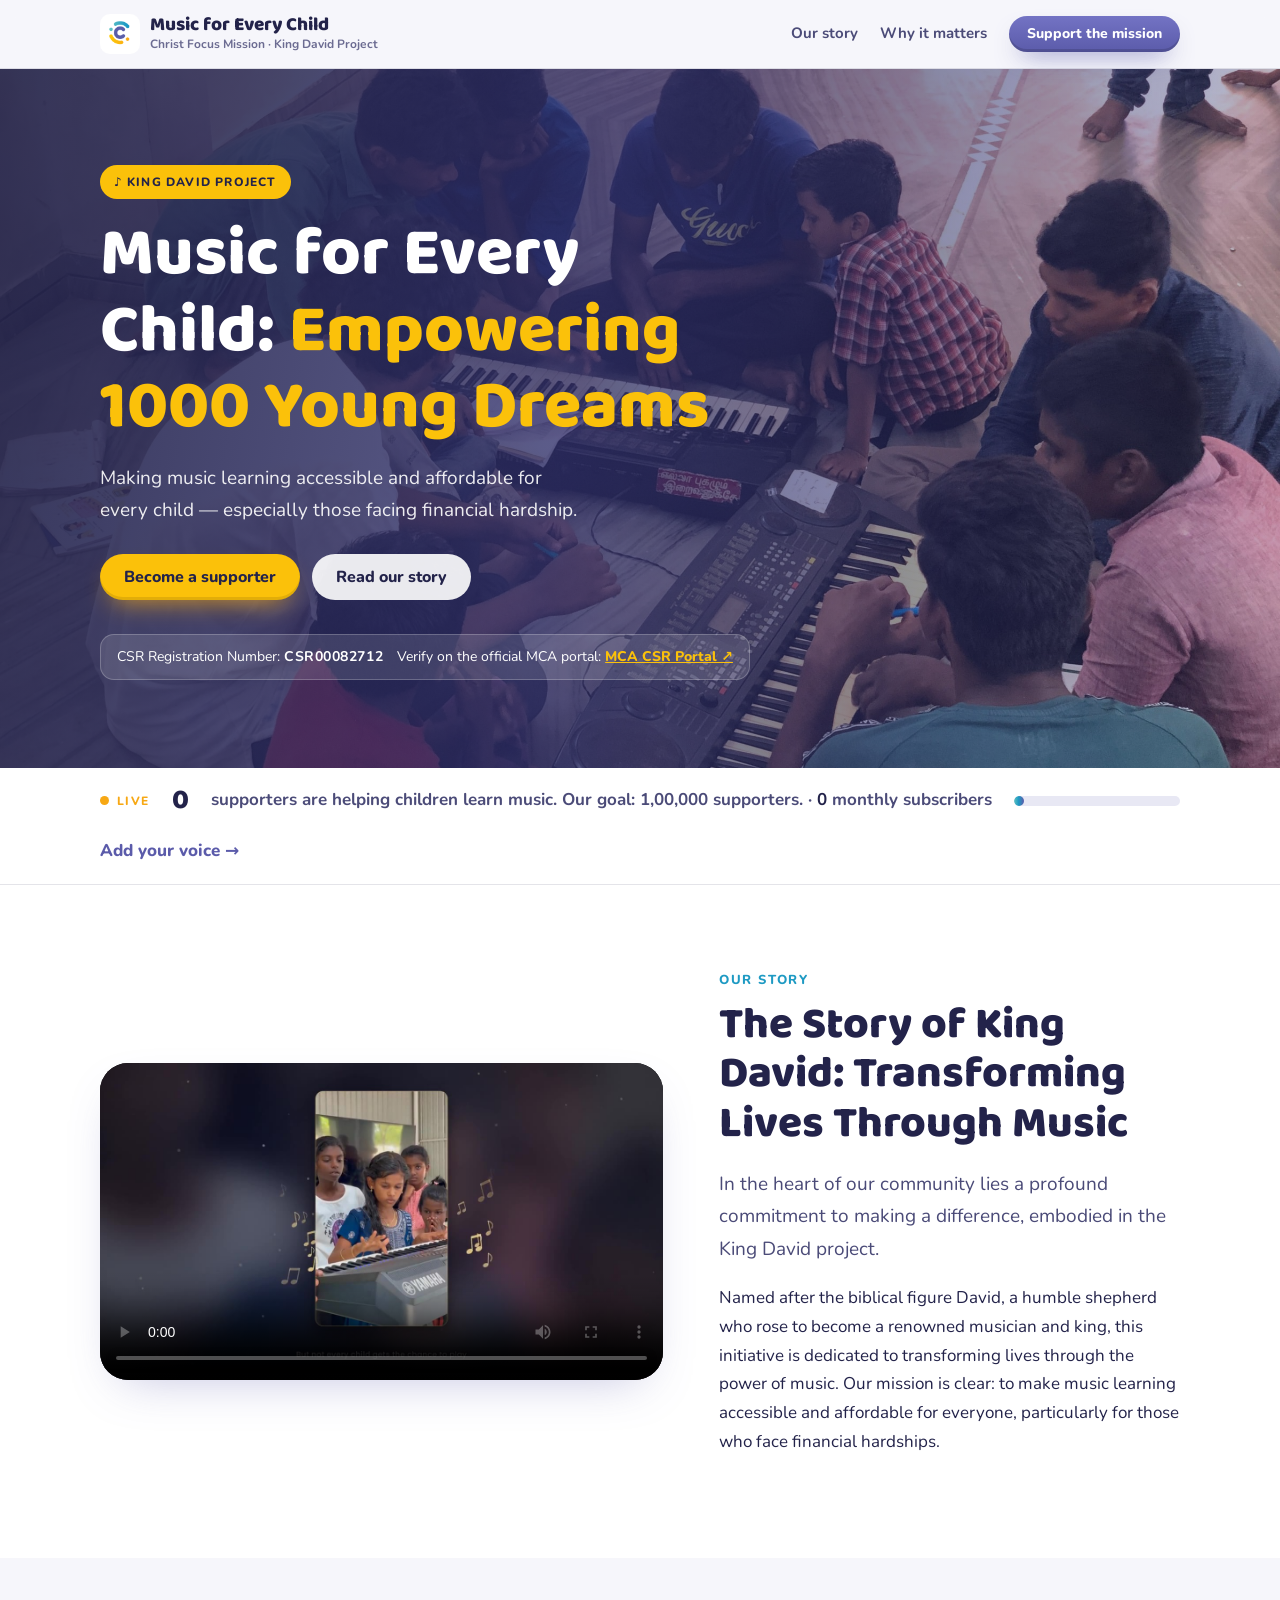
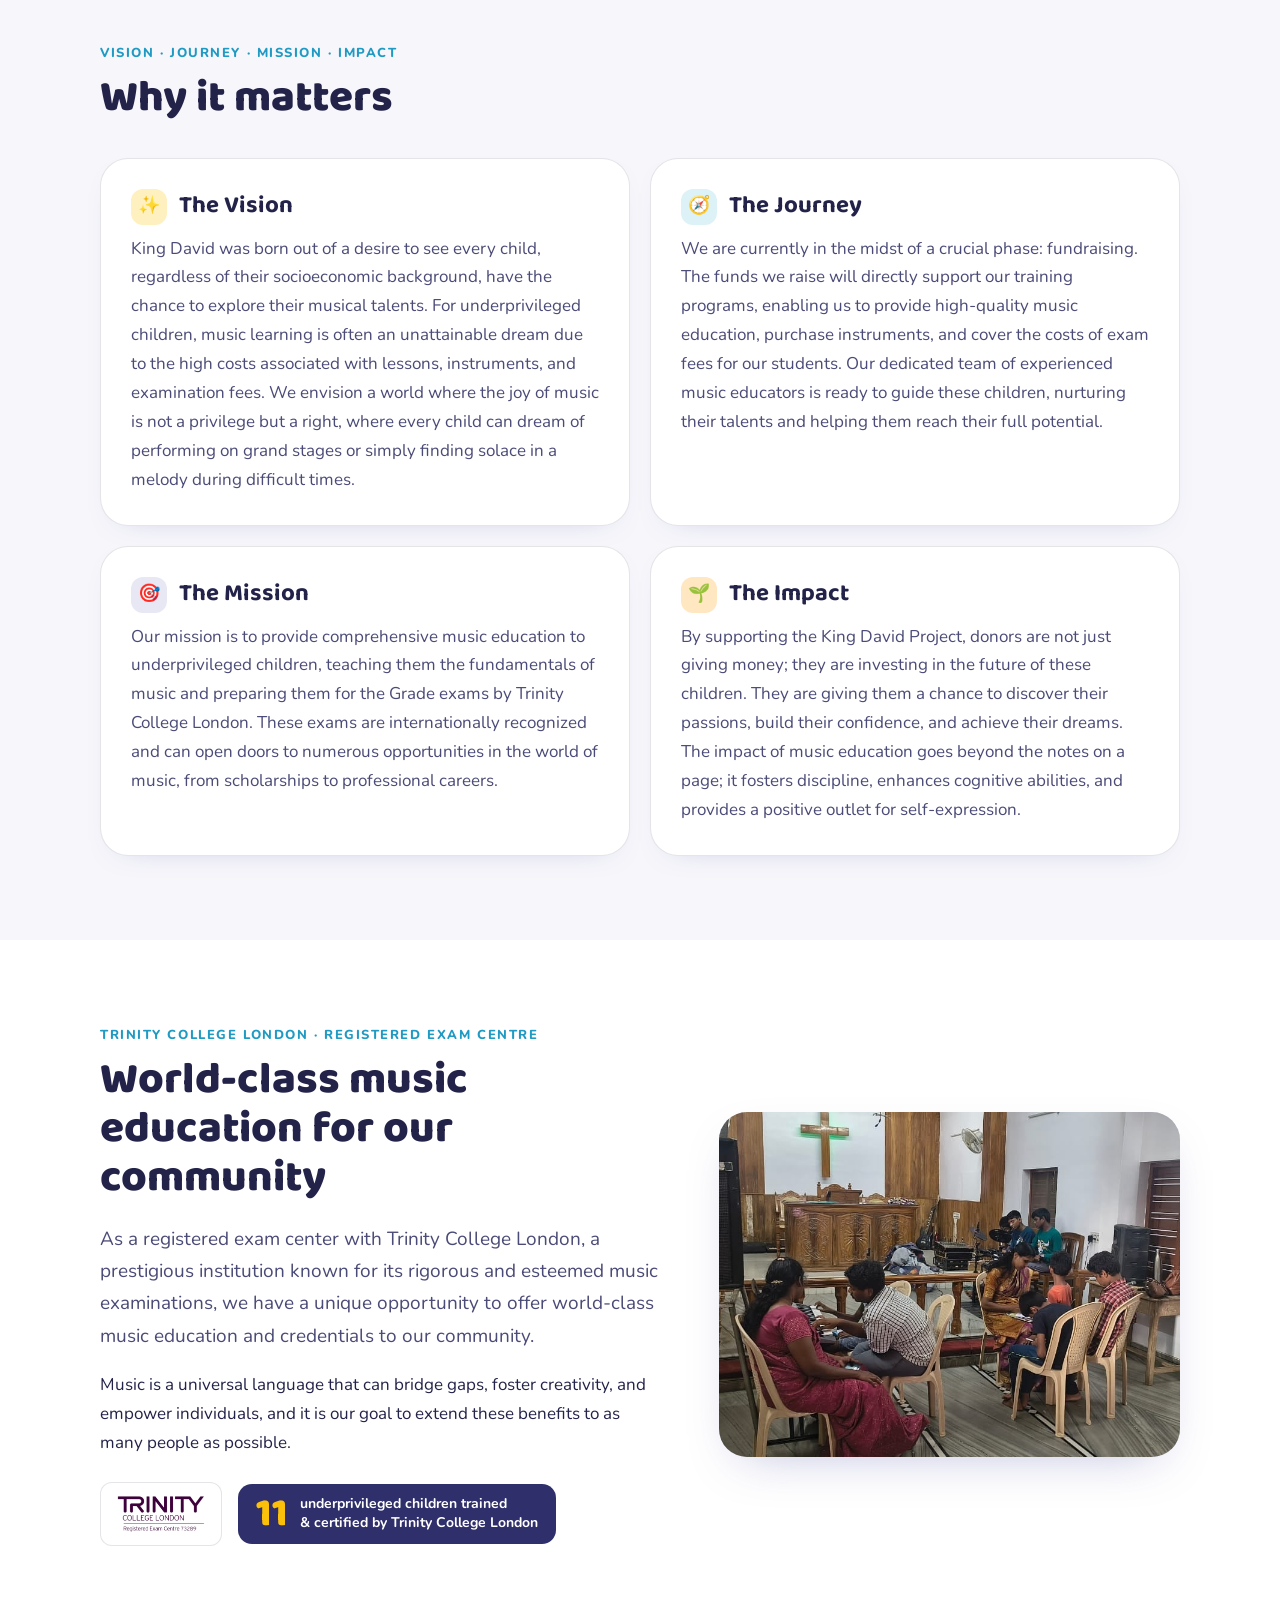
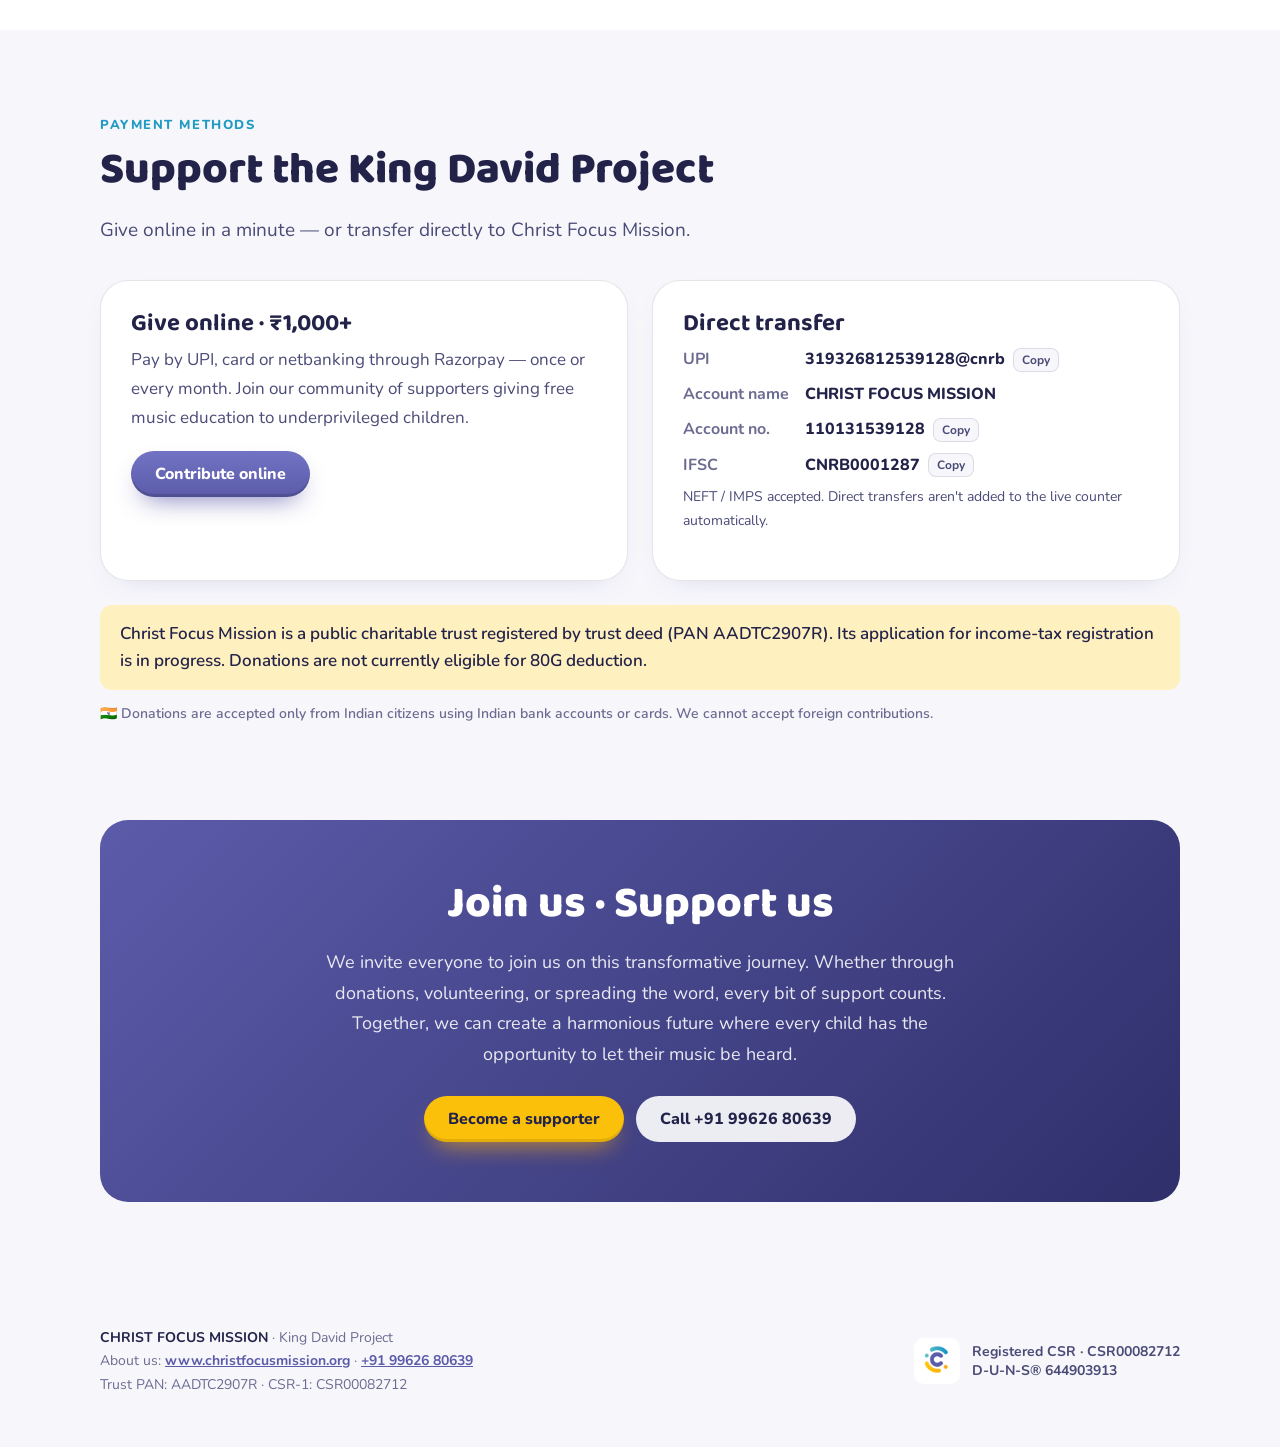
<file: kingdavid/index.html>
<!doctype html>
<html lang="en">
<head>
<meta charset="utf-8">
<meta name="viewport" content="width=device-width, initial-scale=1">
<meta name="robots" content="noindex, nofollow">
<meta name="theme-color" content="#5B5BAA">
<title>Music for Every Child · Empowering 1000 Young Dreams</title>
<meta name="description" content="The King David Project by Christ Focus Mission makes music learning accessible and affordable for underprivileged children, with Trinity College London certification.">
<meta property="og:title" content="Music for Every Child · Empowering 1000 Young Dreams">
<meta property="og:description" content="Help underprivileged children learn music and earn Trinity College London certificates.">
<meta property="og:image" content="assets/hero.jpg">
<link rel="preconnect" href="https://fonts.googleapis.com">
<link rel="preconnect" href="https://fonts.gstatic.com" crossorigin>
<link href="https://fonts.googleapis.com/css2?family=Baloo+2:wght@600;700;800&family=Nunito:wght@400;600;700;800&display=swap" rel="stylesheet">
<style>
  :root{
    --indigo:#5B5BAA; --indigo-2:#7373C4; --indigo-deep:#2F2F6B;
    --sun:#FBC10A; --amber:#F7A814; --teal:#1E9AC3; --aqua:#5FC2C3;
    --cream:#F6F6FB; --cream-2:#E8E8F4; --paper:#FFFFFF;
    --ink:#23234A; --ink-2:#4B4B78; --muted:#6C6C92;
    --line:rgba(35,35,74,.12); --shadow:0 18px 50px -22px rgba(91,91,170,.4);
    --r-lg:28px; --r-md:18px;
  }
  *{box-sizing:border-box}
  html{scroll-behavior:smooth}
  body{margin:0;background:var(--cream);color:var(--ink);font-family:"Nunito",system-ui,sans-serif;font-size:17px;line-height:1.7;-webkit-font-smoothing:antialiased;overflow-x:hidden}
  h1,h2,h3{font-family:"Baloo 2",system-ui,sans-serif;line-height:1.12;margin:0}
  a{color:inherit}
  img{max-width:100%;display:block}
  .wrap{max-width:1120px;margin:0 auto;padding:0 20px}

  /* nav */
  .nav{position:sticky;top:0;z-index:20;background:rgba(246,246,251,.88);backdrop-filter:blur(10px);border-bottom:1px solid var(--line)}
  .nav .wrap{display:flex;align-items:center;justify-content:space-between;height:68px;gap:12px}
  .brand{display:flex;align-items:center;gap:10px;text-decoration:none;font-family:"Baloo 2";font-weight:800;font-size:19px;line-height:1.05}
  .brand img{width:40px;height:40px;border-radius:10px;background:#fff;object-fit:contain}
  .brand small{display:block;font:700 12px "Nunito";color:var(--muted)}
  .nav-links{display:flex;align-items:center;gap:22px;font-weight:700;font-size:15px}
  .nav-links a{text-decoration:none;color:var(--ink-2)}
  .nav-links a:hover{color:var(--indigo)}
  .nav-links a.btn{color:#fff}
  .nav-links a.btn:hover{color:#fff}
  .btn{display:inline-flex;align-items:center;justify-content:center;gap:8px;border:0;cursor:pointer;font:800 16px/1 "Nunito",sans-serif;padding:15px 24px;border-radius:999px;text-decoration:none;transition:transform .2s}
  .btn:hover{transform:translateY(-2px)}
  .btn-primary{background:linear-gradient(180deg,var(--indigo-2),var(--indigo));color:#fff;box-shadow:0 12px 26px -12px rgba(91,91,170,.9),inset 0 -3px 0 rgba(0,0,0,.14)}
  .btn-sun{background:var(--sun);color:var(--ink);box-shadow:0 12px 26px -12px rgba(247,168,20,.9),inset 0 -3px 0 rgba(0,0,0,.1)}
  .btn-ghost{background:rgba(255,255,255,.9);color:var(--ink)}
  .nav .btn{padding:11px 18px;font-size:14px}
  .nav .short{display:none}
  @media (max-width:880px){.nav .short{display:inline}}

  /* hero */
  .hero{position:relative;color:#fff;overflow:hidden}
  .hero-bg{position:absolute;inset:0;background:var(--indigo-deep) center/cover no-repeat;background-image:url("assets/hero.jpg")}
  .hero-bg::after{content:"";position:absolute;inset:0;background:linear-gradient(100deg,rgba(35,35,74,.92) 0%,rgba(47,47,107,.78) 45%,rgba(47,47,107,.25) 100%)}
  .hero .wrap{position:relative;padding:96px 20px 88px}
  .eyebrow{display:inline-flex;align-items:center;gap:8px;background:var(--sun);color:var(--ink);font-weight:800;font-size:12px;letter-spacing:.1em;text-transform:uppercase;padding:7px 14px;border-radius:999px}
  .hero h1{font-size:clamp(38px,6vw,68px);font-weight:800;margin:18px 0 16px;max-width:15ch}
  .hero h1 span{color:var(--sun)}
  .hero p{font-size:19px;max-width:44ch;color:rgba(255,255,255,.9);margin:0 0 28px}
  .hero-ctas{display:flex;gap:12px;flex-wrap:wrap}
  .csr{margin-top:34px;display:inline-flex;flex-wrap:wrap;gap:6px 14px;align-items:center;background:rgba(255,255,255,.12);border:1px solid rgba(255,255,255,.22);border-radius:14px;padding:10px 16px;font-size:14px}
  .csr b{letter-spacing:.04em}
  .csr a{color:var(--sun);font-weight:800}

  /* live strip */
  .live-strip{background:var(--paper);border-bottom:1px solid var(--line)}
  .live-strip .wrap{display:flex;align-items:center;gap:22px;padding:18px 20px;flex-wrap:wrap}
  .live-tag{display:inline-flex;align-items:center;gap:8px;font-weight:800;font-size:12px;letter-spacing:.12em;color:var(--amber)}
  .dot{width:9px;height:9px;border-radius:50%;background:var(--amber);animation:p 1.8s infinite}
  @keyframes p{0%{box-shadow:0 0 0 0 rgba(247,168,20,.6)}70%{box-shadow:0 0 0 10px rgba(247,168,20,0)}}
  .live-num{font-family:"Baloo 2";font-weight:800;font-size:28px;line-height:1;font-variant-numeric:tabular-nums}
  .live-text{color:var(--ink-2);font-weight:700}
  .live-bar{flex:1;min-width:160px;height:10px;background:var(--cream-2);border-radius:999px;overflow:hidden}
  .live-bar i{display:block;height:100%;width:0;min-width:10px;border-radius:999px;background:linear-gradient(90deg,var(--aqua),var(--teal) 45%,var(--indigo));transition:width 1.2s}
  .live-strip a{font-weight:800;color:var(--indigo);text-decoration:none;white-space:nowrap}

  /* sections */
  section{padding:84px 0}
  .kicker{font-weight:800;font-size:13px;letter-spacing:.12em;text-transform:uppercase;color:var(--teal);margin-bottom:10px}
  h2{font-size:clamp(30px,4vw,44px);font-weight:800;margin-bottom:18px}
  .lead{font-size:19px;color:var(--ink-2)}
  .two{display:grid;grid-template-columns:1.1fr .9fr;gap:56px;align-items:center}
  .photo{border-radius:var(--r-lg);overflow:hidden;box-shadow:var(--shadow);background:var(--cream-2);aspect-ratio:4/3}
  .photo img{width:100%;height:100%;object-fit:cover}
  .badge-row{display:flex;gap:16px;flex-wrap:wrap;margin-top:24px;align-items:center}
  .badge-row img{height:64px;width:auto;background:#fff;border-radius:12px;padding:6px 10px;border:1px solid var(--line)}

  /* pillars */
  .pillars{display:grid;grid-template-columns:repeat(2,1fr);gap:20px;margin-top:34px}
  .pillar{background:var(--paper);border:1px solid var(--line);border-radius:var(--r-lg);padding:30px;box-shadow:0 10px 30px -24px rgba(91,91,170,.5)}
  .pillar h3{font-size:24px;margin-bottom:10px;display:flex;align-items:center;gap:12px}
  .pillar h3 i{width:36px;height:36px;border-radius:12px;display:grid;place-items:center;font-style:normal;font-size:18px}
  .pillar p{margin:0;color:var(--ink-2)}
  .pillar:nth-child(1) h3 i{background:#FFF0BF}
  .pillar:nth-child(2) h3 i{background:#DDF2F7}
  .pillar:nth-child(3) h3 i{background:#E8E8F4}
  .pillar:nth-child(4) h3 i{background:#FFE7C2}

  /* video */
  .video{border-radius:var(--r-lg);overflow:hidden;box-shadow:var(--shadow);background:#000;aspect-ratio:16/9;max-width:900px;margin:30px auto 0}
  .video video{width:100%;height:100%;display:block}
  .story-video{margin:0;max-width:none}
  .cert-stat{display:flex;align-items:center;gap:12px;background:var(--indigo-deep);color:#fff;border-radius:14px;padding:10px 18px}
  .cert-stat b{font:800 40px/1 "Baloo 2";color:var(--sun)}
  .cert-stat span{font-weight:700;font-size:14px;line-height:1.35}

  /* donate */
  .donate{display:grid;grid-template-columns:1fr 1fr;gap:24px;margin-top:34px}
  .card{background:var(--paper);border:1px solid var(--line);border-radius:var(--r-lg);padding:30px;box-shadow:0 10px 30px -24px rgba(91,91,170,.5)}
  .card h3{font-size:24px;margin-bottom:8px}
  .card p{color:var(--ink-2);margin:0 0 18px}
  .kv{display:grid;grid-template-columns:auto 1fr;gap:8px 16px;font-size:16px;margin:0 0 6px}
  .kv dt{color:var(--muted);font-weight:700}
  .kv dd{margin:0;font-weight:800;word-break:break-all;display:flex;gap:8px;align-items:center;flex-wrap:wrap}
  .copy{border:1px solid var(--line);background:var(--cream);border-radius:8px;font:700 12px "Nunito";padding:3px 8px;cursor:pointer;color:var(--ink-2)}
  .note{font-size:14px;color:var(--muted);margin-top:14px}
  .note-80g{display:inline-flex;gap:10px;align-items:center;background:#FFF0BF;border-radius:12px;padding:10px 16px;font-weight:700;margin-top:28px}

  /* join */
  .join{text-align:center;background:linear-gradient(135deg,var(--indigo) 0%,var(--indigo-deep) 100%);color:#fff;border-radius:var(--r-lg);padding:60px 28px}
  .join h2{color:#fff}
  .join p{max-width:60ch;margin:0 auto 26px;color:rgba(255,255,255,.88);font-size:18px}
  .join .hero-ctas{justify-content:center}

  footer{padding:40px 0 50px;color:var(--muted);font-size:14px}
  footer .wrap{display:flex;justify-content:space-between;gap:20px;flex-wrap:wrap;align-items:center}
  footer a{color:var(--indigo);font-weight:700}
  .reg{display:flex;align-items:center;gap:12px;font-weight:700;color:var(--ink-2);line-height:1.4}
  .reg img{width:46px;height:46px;border-radius:10px;background:#fff;object-fit:contain}

  @media (max-width:880px){
    .nav-links a:not(.btn){display:none}
    .brand small{display:none}
    .nav .long{display:none}
    .two,.donate,.pillars{grid-template-columns:1fr}
    section{padding:64px 0}
    .hero .wrap{padding:72px 20px 64px}
  }
  @media (prefers-reduced-motion:reduce){*{animation:none!important;transition:none!important;scroll-behavior:auto!important}}
</style>
</head>
<body>

<nav class="nav">
  <div class="wrap">
    <a class="brand" href="/kingdavid/">
      <img src="assets/cfm-logo.png" alt="" onerror="this.style.display='none'">
      <span>Music for Every Child<small>Christ Focus Mission · King David Project</small></span>
    </a>
    <div class="nav-links">
      <a href="#story">Our story</a>
      <a href="#why">Why it matters</a>
      <a class="btn btn-primary" href="/kingdavid/support/"><span class="long">Support the mission</span><span class="short">Support</span></a>
    </div>
  </div>
</nav>

<header class="hero">
  <div class="hero-bg" role="img" aria-label="Children learning keyboard together"></div>
  <div class="wrap">
    <span class="eyebrow">♪ King David Project</span>
    <h1>Music for Every Child: <span>Empowering 1000 Young Dreams</span></h1>
    <p>Making music learning accessible and affordable for every child — especially those facing financial hardship.</p>
    <div class="hero-ctas">
      <a class="btn btn-sun" href="/kingdavid/support/">Become a supporter</a>
      <a class="btn btn-ghost" href="#story">Read our story</a>
    </div>
    <div class="csr">
      <span>CSR Registration Number: <b>CSR00082712</b></span>
      <span>Verify on the official MCA portal: <a href="https://www.csrxchange.gov.in/Frontend/registration" target="_blank" rel="noopener">MCA CSR Portal ↗</a></span>
    </div>
  </div>
</header>

<div class="live-strip" aria-live="polite">
  <div class="wrap">
    <span class="live-tag"><span class="dot"></span>LIVE</span>
    <span class="live-num" id="liveNum">0</span>
    <span class="live-text"><span id="liveTextSupporters">supporters are helping children learn music. Our goal: 1,00,000 supporters.</span> · <b id="liveSubs" style="color:var(--ink)">0</b> monthly subscribers</span>
    <div class="live-bar"><i id="liveBar"></i></div>
    <a href="/kingdavid/support/">Add your voice →</a>
  </div>
</div>

<section id="story" style="background:var(--paper)">
  <div class="wrap two">
    <div class="video story-video">
      <video controls preload="metadata" playsinline poster="assets/film-poster.jpg">
        <source src="assets/film.mp4" type="video/mp4">
      </video>
    </div>
    <div>
      <div class="kicker">Our story</div>
      <h2>The Story of King David: Transforming Lives Through Music</h2>
      <p class="lead">In the heart of our community lies a profound commitment to making a difference, embodied in the King David project.</p>
      <p>Named after the biblical figure David, a humble shepherd who rose to become a renowned musician and king, this initiative is dedicated to transforming lives through the power of music. Our mission is clear: to make music learning accessible and affordable for everyone, particularly for those who face financial hardships.</p>
    </div>
  </div>
</section>

<section id="why">
  <div class="wrap">
    <div class="kicker">Vision · Journey · Mission · Impact</div>
    <h2>Why it matters</h2>
    <div class="pillars">
      <article class="pillar">
        <h3><i>✨</i>The Vision</h3>
        <p>King David was born out of a desire to see every child, regardless of their socioeconomic background, have the chance to explore their musical talents. For underprivileged children, music learning is often an unattainable dream due to the high costs associated with lessons, instruments, and examination fees. We envision a world where the joy of music is not a privilege but a right, where every child can dream of performing on grand stages or simply finding solace in a melody during difficult times.</p>
      </article>
      <article class="pillar">
        <h3><i>🧭</i>The Journey</h3>
        <p>We are currently in the midst of a crucial phase: fundraising. The funds we raise will directly support our training programs, enabling us to provide high-quality music education, purchase instruments, and cover the costs of exam fees for our students. Our dedicated team of experienced music educators is ready to guide these children, nurturing their talents and helping them reach their full potential.</p>
      </article>
      <article class="pillar">
        <h3><i>🎯</i>The Mission</h3>
        <p>Our mission is to provide comprehensive music education to underprivileged children, teaching them the fundamentals of music and preparing them for the Grade exams by Trinity College London. These exams are internationally recognized and can open doors to numerous opportunities in the world of music, from scholarships to professional careers.</p>
      </article>
      <article class="pillar">
        <h3><i>🌱</i>The Impact</h3>
        <p>By supporting the King David Project, donors are not just giving money; they are investing in the future of these children. They are giving them a chance to discover their passions, build their confidence, and achieve their dreams. The impact of music education goes beyond the notes on a page; it fosters discipline, enhances cognitive abilities, and provides a positive outlet for self-expression.</p>
      </article>
    </div>
  </div>
</section>

<section id="about" style="background:var(--paper)">
  <div class="wrap two">
    <div>
      <div class="kicker">Trinity College London · Registered Exam Centre</div>
      <h2>World-class music education for our community</h2>
      <p class="lead">As a registered exam center with Trinity College London, a prestigious institution known for its rigorous and esteemed music examinations, we have a unique opportunity to offer world-class music education and credentials to our community.</p>
      <p>Music is a universal language that can bridge gaps, foster creativity, and empower individuals, and it is our goal to extend these benefits to as many people as possible.</p>
      <div class="badge-row">
        <img src="assets/trinity.png" alt="Trinity College London — Registered Exam Centre 73289" onerror="this.style.display='none'">
        <div class="cert-stat"><b>11</b><span>underprivileged children trained<br>&amp; certified by Trinity College London</span></div>
      </div>
    </div>
    <div class="photo"><img src="assets/session.jpg" alt="A music session with children and teachers in a church hall" loading="lazy"></div>
  </div>
</section>

<section id="donate">
  <div class="wrap">
    <div class="kicker">Payment methods</div>
    <h2>Support the King David Project</h2>
    <p class="lead">Give online in a minute — or transfer directly to Christ Focus Mission.</p>
    <div class="donate">
      <div class="card">
        <h3>Give online · ₹1,000+</h3>
        <p>Pay by UPI, card or netbanking through Razorpay — once or every month. Join our community of supporters giving free music education to underprivileged children.</p>
        <a class="btn btn-primary" href="/kingdavid/support/">Contribute online</a>
      </div>
      <div class="card">
        <h3>Direct transfer</h3>
        <dl class="kv">
          <dt>UPI</dt><dd><span id="upi">319326812539128@cnrb</span><button class="copy" data-copy="upi">Copy</button></dd>
          <dt>Account name</dt><dd>CHRIST FOCUS MISSION</dd>
          <dt>Account no.</dt><dd><span id="acc">110131539128</span><button class="copy" data-copy="acc">Copy</button></dd>
          <dt>IFSC</dt><dd><span id="ifsc">CNRB0001287</span><button class="copy" data-copy="ifsc">Copy</button></dd>
        </dl>
        <p class="note">NEFT / IMPS accepted. Direct transfers aren't added to the live counter automatically.</p>
      </div>
    </div>
    <div class="note-80g" style="display:block;line-height:1.55;margin-top:24px;padding:16px 20px;background:#FFF0BF;border-radius:12px;color:var(--ink);font-weight:600;">
      Christ Focus Mission is a public charitable trust registered by trust deed (PAN AADTC2907R). Its application for income-tax registration is in progress. Donations are not currently eligible for 80G deduction.
    </div>
    <div style="font-size:14px;color:var(--muted);margin-top:12px;font-weight:600;">
      🇮🇳 Donations are accepted only from Indian citizens using Indian bank accounts or cards. We cannot accept foreign contributions.
    </div>
  </div>
</section>

<section id="join" style="padding-top:10px">
  <div class="wrap">
    <div class="join">
      <h2>Join us · Support us</h2>
      <p>We invite everyone to join us on this transformative journey. Whether through donations, volunteering, or spreading the word, every bit of support counts. Together, we can create a harmonious future where every child has the opportunity to let their music be heard.</p>
      <div class="hero-ctas">
        <a class="btn btn-sun" href="/kingdavid/support/">Become a supporter</a>
        <a class="btn btn-ghost" href="tel:+919962680639">Call +91 99626 80639</a>
      </div>
    </div>
  </div>
</section>

<footer>
  <div class="wrap">
    <div>
      <strong style="color:var(--ink)">CHRIST FOCUS MISSION</strong> · King David Project<br>
      About us: <a href="https://www.christfocusmission.org" target="_blank" rel="noopener">www.christfocusmission.org</a> · <a href="tel:+919962680639">+91 99626 80639</a><br>
      Trust PAN: AADTC2907R · CSR-1: CSR00082712
    </div>
    <div class="reg">
      <img src="assets/cfm-logo.png" alt="Christ Focus Mission" onerror="this.style.display='none'">
      <span>Registered CSR · CSR00082712<br>D‑U‑N‑S® 644903913</span>
    </div>
  </div>
</footer>

<script>
  if (location.pathname.endsWith("/index.html")) history.replaceState(null, "", location.pathname.replace(/\/index\.html$/, "/") + location.search + location.hash);
  // Live supporter count from the campaign counter
  const API_BASE = "https://kdv-supporters.christfocusmission.workers.dev";
  const GOAL = 100000;
  const fmt = (n) => Math.round(n).toLocaleString("en-IN");
  async function live() {
    try {
      const d = await (await fetch(API_BASE + "/api/stats", { cache: "no-store" })).json();
      document.getElementById("liveNum").textContent = fmt(d.supporters);
      const subEl = document.getElementById("liveSubs");
      if (subEl) subEl.textContent = fmt(d.subscribers || 0);
      document.getElementById("liveBar").style.width = Math.min(100, (d.supporters / GOAL) * 100) + "%";
    } catch (e) {}
  }
  live(); setInterval(() => { if (!document.hidden) live(); }, 10000);

  // Copy buttons for payment details
  document.querySelectorAll(".copy").forEach((b) => b.addEventListener("click", async () => {
    try { await navigator.clipboard.writeText(document.getElementById(b.dataset.copy).textContent.trim()); b.textContent = "Copied"; setTimeout(() => (b.textContent = "Copy"), 1500); } catch (e) {}
  }));
</script>
</body>
</html>
</file>
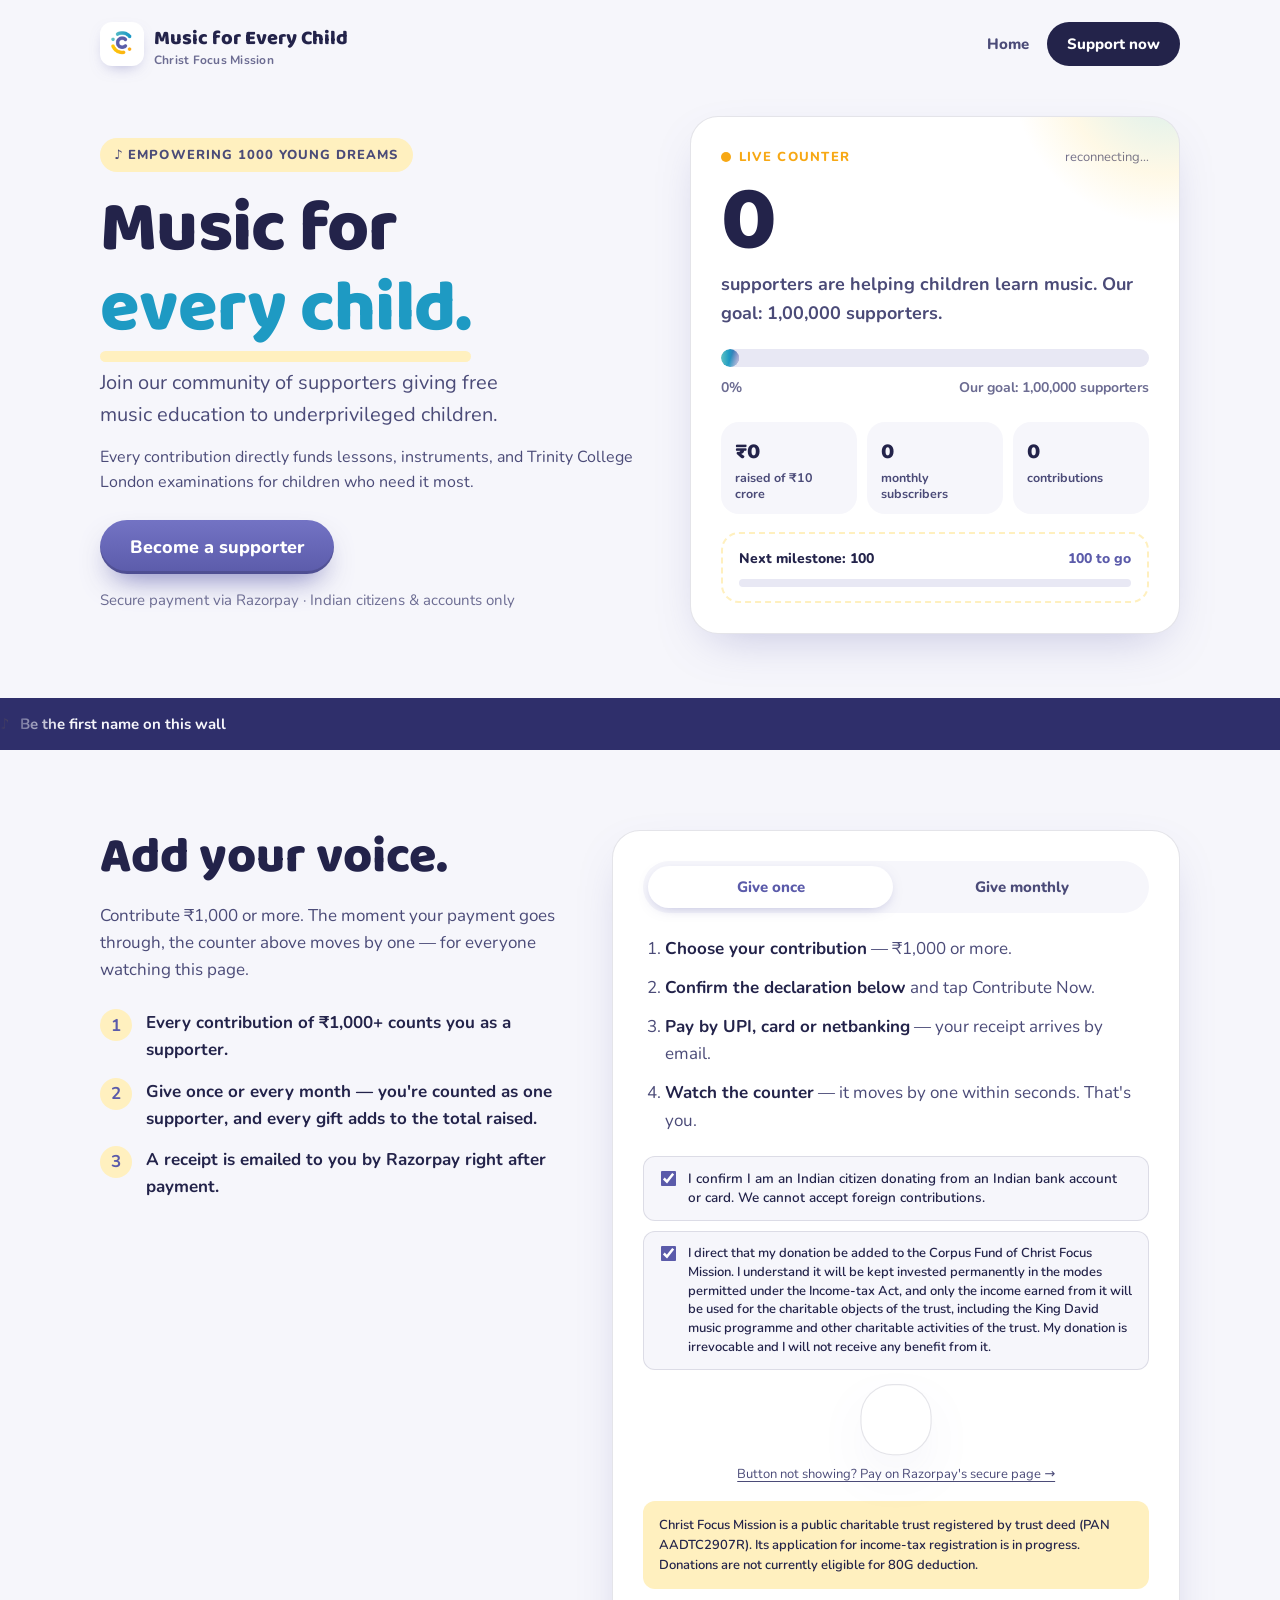
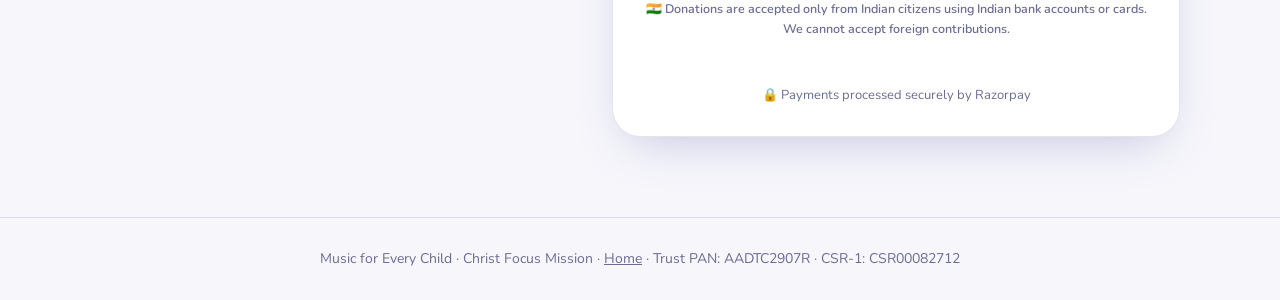
<file: kingdavid/support/index.html>
<!doctype html>
<html lang="en">
<head>
<meta charset="utf-8">
<meta name="theme-color" content="#5B5BAA">
<meta name="viewport" content="width=device-width, initial-scale=1">
<meta name="robots" content="noindex, nofollow">
<title>Supporters · Music for Every Child · Christ Focus Mission</title>
<meta name="description" content="Supporters bringing music to every child. Contribute ₹1,000 or more and watch our community grow live.">
<meta property="og:title" content="Music for Every Child · King David Project">
<meta property="og:description" content="Contribute ₹1,000 or more and help bring free music education to underprivileged children.">
<link rel="preconnect" href="https://fonts.googleapis.com">
<link rel="preconnect" href="https://fonts.gstatic.com" crossorigin>
<link href="https://fonts.googleapis.com/css2?family=Baloo+2:wght@500;600;700;800&family=Nunito:wght@400;600;700;800&display=swap" rel="stylesheet">
<style>
  /* ============ CONFIG lives in the <script> at the bottom ============ */
  :root{
    /* Christ Focus Mission logo colours */
    --indigo:#5B5BAA; --indigo-2:#7373C4; --indigo-deep:#2F2F6B;
    --sun:#FBC10A; --amber:#F7A814; --teal:#1E9AC3; --aqua:#5FC2C3;
    --cream:#F6F6FB; --cream-2:#E8E8F4; --paper:#FFFFFF;
    --gold:var(--indigo); --gold-2:var(--indigo-2); --gold-soft:#FFF0BF;
    --ink:#23234A; --ink-2:#4B4B78; --muted:#6C6C92;
    --rose:var(--amber); --leaf:var(--teal);
    --line:rgba(35,35,74,.12);
    --shadow:0 18px 50px -20px rgba(91,91,170,.38);
    --r-lg:28px; --r-md:18px; --r-sm:12px;
  }
  *{box-sizing:border-box}
  html{scroll-behavior:smooth}
  body{margin:0;background:var(--cream);color:var(--ink);font-family:"Nunito",system-ui,sans-serif;font-size:17px;line-height:1.6;-webkit-font-smoothing:antialiased;overflow-x:hidden}
  h1,h2,h3,.display{font-family:"Baloo 2",ui-rounded,system-ui,sans-serif;line-height:1.1;margin:0}
  a{color:inherit}
  .wrap{max-width:1120px;margin:0 auto;padding:0 20px}

  /* demo banner */
  .demo{background:var(--indigo-deep);color:var(--sun);text-align:center;font-size:14px;padding:8px 16px;font-weight:700}
  .demo[hidden]{display:none}

  /* nav */
  nav{display:flex;align-items:center;justify-content:space-between;padding:22px 0}
  .brand{display:flex;align-items:center;gap:10px;font-family:"Baloo 2";font-weight:800;font-size:20px;text-decoration:none}
  .brand-mark{width:44px;height:44px;border-radius:12px;background:#fff;display:grid;place-items:center;box-shadow:0 6px 16px -8px rgba(91,91,170,.6);overflow:hidden}
  .brand-mark img{width:40px;height:40px;display:block}
  .brand small{display:block;font:700 12px "Nunito",sans-serif;color:var(--muted);letter-spacing:.02em;line-height:1}
  .nav-cta{background:var(--ink);color:var(--paper);text-decoration:none;font-weight:800;padding:10px 20px;border-radius:999px;font-size:15px;transition:transform .2s}
  .nav-cta:hover{transform:translateY(-2px)}
  .nav-right{display:flex;align-items:center;gap:18px}
  .nav-home{font-weight:800;font-size:15px;color:var(--ink-2);text-decoration:none}
  .nav-home:hover{color:var(--indigo)}
  .tabs{display:grid;grid-template-columns:1fr 1fr;gap:6px;background:var(--cream);border-radius:999px;padding:5px;margin:0 0 22px}
  .tab{border:0;background:transparent;border-radius:999px;padding:11px 10px;font:800 15px "Nunito",sans-serif;color:var(--ink-2);cursor:pointer}
  .tab[aria-selected="true"]{background:var(--paper);color:var(--indigo);box-shadow:0 4px 14px -6px rgba(91,91,170,.5)}
  .panel[hidden],.rzp-wrap[hidden],.soon[hidden]{display:none}
  .monthly-perks{list-style:none;padding:0;margin:0 0 20px;display:grid;gap:10px;color:var(--ink-2)}
  .monthly-perks li::before{content:"♪";color:var(--teal);font-weight:800;margin-right:10px}
  .amt-label{display:block;font-weight:800;font-size:14px;color:var(--ink-2);margin:0 0 8px}
  .amt-select{width:100%;font:800 18px "Nunito",sans-serif;color:var(--ink);background:var(--cream);border:2px solid var(--line);border-radius:14px;padding:13px 16px;margin:0 0 16px;cursor:pointer}
  .amt-select:focus{outline:none;border-color:var(--indigo)}
  .soon{text-align:center;background:var(--cream);border-radius:14px;padding:16px;font-weight:700;color:var(--ink-2)}

  /* hero */
  .hero{display:grid;grid-template-columns:1.05fr .95fr;gap:48px;align-items:center;padding:28px 0 64px}
  .eyebrow{display:inline-flex;align-items:center;gap:8px;background:var(--gold-soft);color:var(--ink-2);font-weight:800;font-size:13px;letter-spacing:.08em;text-transform:uppercase;padding:7px 14px;border-radius:999px}
  .hero h1{font-size:clamp(40px,6vw,72px);font-weight:800;margin:18px 0 18px;letter-spacing:-.01em}
  .hero h1 em{font-style:normal;color:var(--teal);position:relative;white-space:nowrap}
  .hero h1 em::after{content:"";position:absolute;left:0;right:0;bottom:.06em;height:.16em;background:var(--gold-soft);z-index:-1;border-radius:6px}
  .hero p.lead{font-size:20px;color:var(--ink-2);max-width:34ch;margin:0 0 28px}
  .btn{display:inline-flex;align-items:center;justify-content:center;gap:10px;border:0;cursor:pointer;font:800 18px/1 "Nunito",sans-serif;padding:18px 30px;border-radius:999px;background:linear-gradient(180deg,var(--gold-2),var(--gold));color:#fff;box-shadow:0 14px 30px -12px rgba(91,91,170,.85),inset 0 -3px 0 rgba(0,0,0,.14);transition:transform .2s,box-shadow .2s;text-decoration:none}
  .btn:hover{transform:translateY(-2px);box-shadow:0 18px 36px -12px rgba(91,91,170,1),inset 0 -3px 0 rgba(0,0,0,.14)}
  .btn:disabled{opacity:.6;cursor:wait;transform:none}
  .hero-sub{margin-top:14px;color:var(--muted);font-size:15px}

  /* live card */
  .live{background:var(--paper);border-radius:var(--r-lg);padding:30px;box-shadow:var(--shadow);border:1px solid var(--line);position:relative;overflow:hidden}
  .live::before{content:"";position:absolute;inset:-40% -30% auto auto;width:320px;height:320px;background:radial-gradient(circle,rgba(95,194,195,.28),rgba(251,193,10,.10) 45%,transparent 68%);pointer-events:none}
  .live-head{display:flex;justify-content:space-between;align-items:center;margin-bottom:6px}
  .live-tag{display:inline-flex;align-items:center;gap:8px;font-weight:800;font-size:13px;letter-spacing:.1em;color:var(--rose)}
  .dot{width:10px;height:10px;border-radius:50%;background:var(--rose);box-shadow:0 0 0 0 rgba(247,168,20,.6);animation:pulse 1.8s infinite}
  @keyframes pulse{70%{box-shadow:0 0 0 12px rgba(247,168,20,0)}100%{box-shadow:0 0 0 0 rgba(247,168,20,0)}}
  .updated{font-size:13px;color:var(--muted)}
  .count{font-family:"Baloo 2";font-weight:800;font-size:clamp(56px,9vw,92px);line-height:1;letter-spacing:-.02em;margin:8px 0 2px;font-variant-numeric:tabular-nums;transition:color .4s}
  .count.bump{color:var(--gold)}
  .count-of{color:var(--ink-2);font-weight:700;font-size:18px}
  .bar{height:18px;background:var(--cream-2);border-radius:999px;margin:22px 0 10px;overflow:hidden;position:relative}
  .bar-fill{height:100%;width:0;min-width:18px;border-radius:999px;background:linear-gradient(90deg,var(--aqua),var(--teal) 45%,var(--indigo));position:relative;transition:width 1.4s cubic-bezier(.2,.8,.2,1)}
  .bar-fill::after{content:"";position:absolute;inset:0;background:linear-gradient(110deg,transparent 30%,rgba(255,255,255,.55) 50%,transparent 70%);background-size:200% 100%;animation:shine 2.6s linear infinite;border-radius:inherit}
  @keyframes shine{from{background-position:200% 0}to{background-position:-200% 0}}
  .bar-meta{display:flex;justify-content:space-between;font-size:14px;color:var(--muted);font-weight:700}
  .stats{display:grid;grid-template-columns:repeat(3,1fr);gap:10px;margin-top:22px}
  .stat{background:var(--cream);border-radius:var(--r-md);padding:13px 14px}
  .stat b{display:block;font-family:"Baloo 2";font-size:22px;font-weight:800;font-variant-numeric:tabular-nums}
  .stat span{font-size:12.5px;color:var(--ink-2);font-weight:700;line-height:1.25;display:block}
  .milestone{margin-top:18px;padding:14px 16px;border:2px dashed var(--gold-soft);border-radius:var(--r-md)}
  .milestone-top{display:flex;justify-content:space-between;font-size:14px;font-weight:800}
  .milestone-top span:last-child{color:var(--gold)}
  .mini{height:8px;background:var(--cream-2);border-radius:999px;margin-top:8px;overflow:hidden}
  .mini i{display:block;height:100%;width:0;background:linear-gradient(90deg,var(--sun),var(--amber));border-radius:999px;transition:width 1.2s}

  /* ticker */
  .ticker-wrap{background:var(--indigo-deep);color:var(--cream);overflow:hidden;padding:14px 0;position:relative}
  .ticker-wrap::before,.ticker-wrap::after{content:"";position:absolute;top:0;bottom:0;width:60px;z-index:2}
  .ticker-wrap::before{left:0;background:linear-gradient(90deg,var(--indigo-deep),transparent)}
  .ticker-wrap::after{right:0;background:linear-gradient(-90deg,var(--indigo-deep),transparent)}
  .ticker{display:flex;gap:44px;white-space:nowrap;width:max-content;animation:scroll 40s linear infinite;font-weight:700;font-size:15px}
  .ticker span::before{content:"♪";color:var(--sun);margin-right:10px}
  .ticker em{font-style:normal;color:var(--sun)}
  @keyframes scroll{to{transform:translateX(-50%)}}

  /* contribute */
  section.give{padding:80px 0}
  .give-grid{display:grid;grid-template-columns:.9fr 1.1fr;gap:48px;align-items:start}
  .give h2{font-size:clamp(34px,4.5vw,50px);font-weight:800;margin-bottom:16px}
  .give p{color:var(--ink-2)}
  .promise{list-style:none;padding:0;margin:26px 0 0;display:grid;gap:14px}
  .promise li{display:flex;gap:14px;align-items:flex-start;font-weight:700}
  .promise li i{flex:none;width:32px;height:32px;border-radius:50%;background:var(--gold-soft);display:grid;place-items:center;font-style:normal;color:var(--gold)}
  form{background:var(--paper);border-radius:var(--r-lg);padding:30px;box-shadow:var(--shadow);border:1px solid var(--line)}
  .label{font-weight:800;font-size:14px;margin:0 0 10px;display:block}
  .chips{display:grid;grid-template-columns:repeat(4,1fr);gap:10px}
  .chip{border:2px solid var(--line);background:var(--cream);border-radius:var(--r-sm);padding:14px 4px;font:800 17px "Nunito";cursor:pointer;color:var(--ink);transition:all .15s}
  .chip:hover{border-color:var(--gold-2)}
  .chip[aria-pressed="true"]{border-color:var(--gold);background:var(--gold-soft)}
  .custom{position:relative;margin-top:12px}
  .custom::before{content:"₹";position:absolute;left:16px;top:50%;transform:translateY(-50%);font-weight:800;color:var(--ink-2)}
  input[type=text],input[type=email],input[type=tel],input[type=number]{width:100%;border:2px solid var(--line);background:var(--cream);border-radius:var(--r-sm);padding:14px 16px;font:600 16px "Nunito";color:var(--ink);outline:none;transition:border-color .15s}
  .custom input{padding-left:34px}
  input:focus{border-color:var(--gold)}
  .row{display:grid;grid-template-columns:1fr 1fr;gap:12px;margin-top:12px}
  .field{margin-top:18px}
  .check{display:flex;gap:10px;align-items:flex-start;margin-top:16px;font-size:14px;color:var(--ink-2);cursor:pointer}
  .check input{width:18px;height:18px;accent-color:var(--gold);margin-top:3px}
  .err{color:#B3402A;font-weight:700;font-size:14px;min-height:22px;margin-top:12px}
  form .btn,.give-card .btn{width:100%;margin-top:6px}
  .give-card{background:var(--paper);border-radius:var(--r-lg);padding:30px;box-shadow:var(--shadow);border:1px solid var(--line)}
  .steps{margin:0 0 22px;padding-left:22px;display:grid;gap:12px;color:var(--ink-2)}
  .steps b{color:var(--ink)}
  .rzp-wrap{display:flex;justify-content:center;min-height:56px;margin:6px 0 4px;transform:scale(1.15);transform-origin:center top}
  .rzp-wrap form{margin:0}
  .alt-link{display:block;text-align:center;font-size:13px;color:var(--ink-2);margin-top:18px;text-decoration:underline;text-underline-offset:3px}
  .secure{text-align:center;font-size:13px;color:var(--muted);margin-top:12px}

  footer{border-top:1px solid var(--line);padding:30px 0;color:var(--muted);font-size:14px;text-align:center}

  /* thank you modal */
  .modal{position:fixed;inset:0;background:rgba(35,35,74,.55);display:none;place-items:center;padding:20px;z-index:50;backdrop-filter:blur(4px)}
  .modal.open{display:grid}
  .modal-card{background:var(--paper);border-radius:var(--r-lg);padding:38px 30px;max-width:440px;width:100%;text-align:center;animation:pop .45s cubic-bezier(.2,1.4,.4,1)}
  @keyframes pop{from{transform:scale(.8);opacity:0}}
  .modal-card .badge{font-family:"Baloo 2";font-weight:800;font-size:54px;color:var(--gold);line-height:1;margin:10px 0}
  .modal-card h3{font-size:28px}
  .modal-card p{color:var(--ink-2)}
  .share{display:flex;gap:10px;justify-content:center;margin-top:22px;flex-wrap:wrap}
  .share a,.share button{font:800 15px "Nunito";padding:12px 18px;border-radius:999px;text-decoration:none;border:2px solid var(--line);background:var(--cream);color:var(--ink);cursor:pointer}
  .share a.wa{background:#25D366;border-color:#25D366;color:#fff}

  /* toast */
  .toast{position:fixed;left:50%;bottom:24px;transform:translate(-50%,calc(100% + 60px));visibility:hidden;background:var(--ink);color:var(--cream);padding:14px 22px;border-radius:999px;font-weight:700;font-size:15px;box-shadow:var(--shadow);transition:transform .45s cubic-bezier(.2,1.2,.4,1);z-index:40;max-width:calc(100% - 32px);text-align:center}
  .toast.show{transform:translate(-50%,0);visibility:visible}
  .toast b{color:var(--sun)}

  canvas#confetti{position:fixed;inset:0;pointer-events:none;z-index:60}

  @media (max-width:880px){
    .hero,.give-grid{grid-template-columns:1fr}
    .hero{padding-top:8px;gap:32px}
    .chips{grid-template-columns:repeat(2,1fr)}
    .stats{grid-template-columns:1fr 1fr}
    .stats .stat:first-child{grid-column:1/-1}
    .row{grid-template-columns:1fr}
    .live,form,.give-card{padding:22px}
  }
  @media (prefers-reduced-motion:reduce){*{animation:none!important;transition:none!important}}
</style>
</head>
<body>

<div class="wrap">
  <nav>
    <a class="brand" href="/kingdavid/">
      <span class="brand-mark" aria-hidden="true">
        <img src="/kingdavid/assets/cfm-logo.png" alt="" onerror="this.onerror=null;this.src='https://cdn.razorpay.com/logos/SUx8nZ0IUtaNeh_large.png'">
      </span>
      <span>Music for Every Child<small>Christ Focus Mission</small></span>
    </a>
    <div class="nav-right"><a class="nav-home" href="/kingdavid/">Home</a><a class="nav-cta pay-link" href="#give">Support now</a></div>
  </nav>

  <header class="hero">
    <div>
      <span class="eyebrow">♪ Empowering 1000 Young Dreams</span>
      <h1>Music for <em>every child.</em></h1>
      <p class="lead">Join our community of supporters giving free music education to underprivileged children.</p>
      <p style="color:var(--ink-2);font-size:16px;margin:-14px 0 24px;">Every contribution directly funds lessons, instruments, and Trinity College London examinations for children who need it most.</p>
      <a class="btn pay-link" href="#give" id="heroBtn">Become a supporter</a>
      <div class="hero-sub">Secure payment via Razorpay · Indian citizens & accounts only</div>
    </div>

    <div class="live" aria-live="polite">
      <div class="live-head">
        <span class="live-tag"><span class="dot"></span>LIVE COUNTER</span>
        <span class="updated" id="updated">connecting…</span>
      </div>
      <div class="count" id="count">0</div>
      <div class="count-of" id="countLabel">supporters are helping children learn music. Our goal: 1,00,000 supporters.</div>
      <div class="bar" role="progressbar" aria-label="Progress to goal" aria-valuemin="0" aria-valuemax="100" id="bar"><div class="bar-fill" id="barFill"></div></div>
      <div class="bar-meta"><span id="pct">0%</span><span id="left">Our goal: 1,00,000 supporters</span></div>
      <div class="stats">
        <div class="stat"><b id="raised">₹0</b><span>raised of ₹10 crore</span></div>
        <div class="stat"><b id="subscribers">0</b><span>monthly subscribers</span></div>
        <div class="stat"><b id="contribs">0</b><span>contributions</span></div>
      </div>
      <div class="milestone">
        <div class="milestone-top"><span id="msLabel">Next milestone: 100</span><span id="msLeft">100 to go</span></div>
        <div class="mini"><i id="msBar"></i></div>
      </div>
    </div>
  </header>
</div>

<div class="ticker-wrap" aria-label="Recent supporters">
  <div class="ticker" id="ticker"><span>Be the first name on this wall</span></div>
</div>

<section class="give" id="give">
  <div class="wrap give-grid">
    <div>
      <h2>Add your voice.</h2>
      <p>Contribute ₹1,000 or more. The moment your payment goes through, the counter above moves by one — for everyone watching this page.</p>
      <ul class="promise">
        <li><i>1</i><span>Every contribution of ₹1,000+ counts you as a supporter.</span></li>
        <li><i>2</i><span>Give once or every month — you're counted as one supporter, and every gift adds to the total raised.</span></li>
        <li><i>3</i><span>A receipt is emailed to you by Razorpay right after payment.</span></li>
      </ul>
    </div>

    <div class="give-card">
      <div class="tabs" role="tablist" aria-label="How would you like to give?">
        <button class="tab" role="tab" id="tabOnce" aria-selected="true" aria-controls="panelOnce">Give once</button>
        <button class="tab" role="tab" id="tabMonthly" aria-selected="false" aria-controls="panelMonthly">Give monthly</button>
      </div>

      <div class="panel" id="panelOnce" role="tabpanel" aria-labelledby="tabOnce">
        <ol class="steps">
          <li><b>Choose your contribution</b> — ₹1,000 or more.</li>
          <li><b>Confirm the declaration below</b> and tap Contribute Now.</li>
          <li><b>Pay by UPI, card or netbanking</b> — your receipt arrives by email.</li>
          <li><b>Watch the counter</b> — it moves by one within seconds. That's you.</li>
        </ol>

        <!-- Donor Declarations (One-Time) -->
        <div style="margin:16px 0 14px;">
          <div style="background:var(--cream);border:1px solid var(--line);border-radius:var(--r-sm);padding:12px 14px;margin-bottom:10px;">
            <label style="display:flex;align-items:flex-start;gap:10px;cursor:pointer;font-size:13.5px;line-height:1.45;color:var(--ink);font-weight:600;">
              <input type="checkbox" id="tickCitizenshipOnce" class="tick-citizenship" checked style="margin-top:3px;transform:scale(1.2);accent-color:var(--indigo);">
              <span>I confirm I am an Indian citizen donating from an Indian bank account or card. We cannot accept foreign contributions.</span>
            </label>
          </div>
          <div style="background:var(--cream);border:1px solid var(--line);border-radius:var(--r-sm);padding:12px 14px;">
            <label style="display:flex;align-items:flex-start;gap:10px;cursor:pointer;font-size:13px;line-height:1.45;color:var(--ink);font-weight:600;">
              <input type="checkbox" id="tickCorpusOnce" class="tick-corpus" checked style="margin-top:3px;transform:scale(1.2);accent-color:var(--indigo);">
              <span>I direct that my donation be added to the Corpus Fund of Christ Focus Mission. I understand it will be kept invested permanently in the modes permitted under the Income-tax Act, and only the income earned from it will be used for the charitable objects of the trust, including the King David music programme and other charitable activities of the trust. My donation is irrevocable and I will not receive any benefit from it.</span>
            </label>
          </div>
        </div>

        <div class="citizenship-warn" id="warnOnce" style="display:none;background:#FDE8E8;color:#C81E1E;border-radius:8px;padding:10px 14px;font-size:13px;font-weight:700;margin-bottom:12px;text-align:center;">
          Please confirm both declarations above to proceed with your contribution.
        </div>

        <div class="rzp-wrap" id="rzpWrap">
          <!-- Razorpay Payment Button (one-time) -->
          <form><script src="https://checkout.razorpay.com/v1/payment-button.js" data-payment_button_id="pl_TlUkhL8KNEA7Vv" async></script></form>
        </div>
        <a class="alt-link pay-link" id="payBtn" data-direct href="#give">Button not showing? Pay on Razorpay's secure page →</a>
      </div>

      <div class="panel" id="panelMonthly" role="tabpanel" aria-labelledby="tabMonthly" hidden>
        <ul class="monthly-perks">
          <li><b>12 monthly gifts</b>, charged automatically.</li>
          <li><b>Cancel anytime</b> using the link in your Razorpay emails.</li>
          <li><b>Counted once as a supporter</b>; every month adds to the total raised.</li>
        </ul>
        <label class="amt-label" for="subAmount">Choose your monthly gift</label>
        <select class="amt-select" id="subAmount">
          <option value="1000">₹1,000 a month</option>
          <option value="2000">₹2,000 a month</option>
          <option value="5000">₹5,000 a month</option>
          <option value="10000">₹10,000 a month</option>
        </select>

        <!-- Donor Declarations (Monthly) -->
        <div style="margin:16px 0 14px;">
          <div style="background:var(--cream);border:1px solid var(--line);border-radius:var(--r-sm);padding:12px 14px;margin-bottom:10px;">
            <label style="display:flex;align-items:flex-start;gap:10px;cursor:pointer;font-size:13.5px;line-height:1.45;color:var(--ink);font-weight:600;">
              <input type="checkbox" id="tickCitizenshipMonthly" class="tick-citizenship" checked style="margin-top:3px;transform:scale(1.2);accent-color:var(--indigo);">
              <span>I confirm I am an Indian citizen donating from an Indian bank account or card. We cannot accept foreign contributions.</span>
            </label>
          </div>
          <div style="background:var(--cream);border:1px solid var(--line);border-radius:var(--r-sm);padding:12px 14px;">
            <label style="display:flex;align-items:flex-start;gap:10px;cursor:pointer;font-size:13px;line-height:1.45;color:var(--ink);font-weight:600;">
              <input type="checkbox" id="tickCorpusMonthly" class="tick-corpus" checked style="margin-top:3px;transform:scale(1.2);accent-color:var(--indigo);">
              <span>I direct that my donation be added to the Corpus Fund of Christ Focus Mission. I understand it will be kept invested permanently in the modes permitted under the Income-tax Act, and only the income earned from it will be used for the charitable objects of the trust, including the King David music programme and other charitable activities of the trust. My donation is irrevocable and I will not receive any benefit from it.</span>
            </label>
          </div>
        </div>

        <div class="citizenship-warn" id="warnMonthly" style="display:none;background:#FDE8E8;color:#C81E1E;border-radius:8px;padding:10px 14px;font-size:13px;font-weight:700;margin-bottom:12px;text-align:center;">
          Please confirm both declarations above to proceed with your contribution.
        </div>

        <div class="pledge-terms" style="background:var(--cream);border:1px solid var(--line);border-radius:var(--r-sm);padding:16px;margin:0 0 18px;font-size:13.5px;color:var(--ink-2);line-height:1.55;">
          <b style="color:var(--ink);display:block;margin-bottom:6px;font-size:14px;">Monthly pledge terms</b>
          <ul style="margin:0;padding-left:18px;display:grid;gap:6px;">
            <li>Automatic debit through Razorpay, with a notice before each debit and a receipt after.</li>
            <li>Cancel anytime using the receipt link or by emailing <a href="mailto:admin@christfocusmission.org" style="color:var(--indigo);font-weight:700;">admin@christfocusmission.org</a>.</li>
            <li>No refunds, except for debits made in error, which are refunded within 30 days.</li>
            <li>Funds support King David and other charitable work of the trust.</li>
            <li>Donations are not currently eligible for 80G deduction. Indian citizens only. PAN and address required.</li>
            <li><em>Privacy:</em> Your details are used only for receipts and updates from CFM.</li>
          </ul>
        </div>
        <div id="subWrap">
          <!-- One Razorpay Subscription Button per amount; the dropdown shows the matching one -->
          <div class="rzp-wrap sub-btn" data-amount="1000"><form><script src="https://cdn.razorpay.com/static/widget/subscription-button.js" data-subscription_button_id="pl_TnRQk50Klw1Whp" data-button_theme="brand-color" async></script></form></div>
          <div class="rzp-wrap sub-btn" data-amount="2000" hidden><form><script src="https://cdn.razorpay.com/static/widget/subscription-button.js" data-subscription_button_id="pl_TnRT0RFbQTZUgc" data-button_theme="brand-color" async></script></form></div>
          <div class="rzp-wrap sub-btn" data-amount="5000" hidden><form><script src="https://cdn.razorpay.com/static/widget/subscription-button.js" data-subscription_button_id="pl_TnRVLvTXWyxS3n" data-button_theme="brand-color" async></script></form></div>
          <div class="rzp-wrap sub-btn" data-amount="10000" hidden><form><script src="https://cdn.razorpay.com/static/widget/subscription-button.js" data-subscription_button_id="pl_TnRXZUvDDr1Dwz" data-button_theme="brand-color" async></script></form></div>
        </div>
        <div class="soon" id="subSoon" hidden>Monthly giving opens very soon. Meanwhile, you can give once.</div>
      </div>

      <div style="background:#FFF0BF;border-radius:12px;padding:14px 16px;font-size:13px;color:var(--ink);font-weight:600;margin-top:16px;line-height:1.55;">
        Christ Focus Mission is a public charitable trust registered by trust deed (PAN AADTC2907R). Its application for income-tax registration is in progress. Donations are not currently eligible for 80G deduction.
      </div>
      <div style="font-size:12.5px;color:var(--muted);margin-top:10px;font-weight:600;text-align:center;">
        🇮🇳 Donations are accepted only from Indian citizens using Indian bank accounts or cards. We cannot accept foreign contributions.
      </div>
      <div class="err" id="err" role="alert"></div>
      <div class="secure">🔒 Payments processed securely by Razorpay</div>
    </div>
  </div>
</section>

<footer>
  <div class="wrap">Music for Every Child · Christ Focus Mission · <a href="/kingdavid/">Home</a> · Trust PAN: AADTC2907R · CSR-1: CSR00082712</div>
</footer>

<div class="modal" id="modal" role="dialog" aria-modal="true" aria-labelledby="tyTitle">
  <div class="modal-card">
    <div style="font-size:42px">🎶</div>
    <h3 id="tyTitle">Thank you, <span id="tyName">friend</span>!</h3>
    <p>You're now part of the movement. The count is</p>
    <div class="badge" id="tyNum">#1</div>
    <p id="tyNote">Invite your friends to join in bringing music to every child.</p>
    <div class="share">
      <a class="wa" id="waShare" target="_blank" rel="noopener">Share on WhatsApp</a>
      <button type="button" id="copyLink">Copy link</button>
      <button type="button" id="closeModal">Close</button>
    </div>
  </div>
</div>

<div class="toast" id="toast"></div>
<canvas id="confetti"></canvas>

<script>
if (/\/(support\.html|index\.html)$/.test(location.pathname)) history.replaceState(null, "", "/kingdavid/support/" + location.search + location.hash);
/* ======================== SETTINGS ======================== */
// Both are filled in by go-live.sh (see SETUP.md).
// While API_BASE is empty the page runs in preview mode with a simulated counter.
const API_BASE = "https://kdv-supporters.christfocusmission.workers.dev";          // e.g. "https://kdv-supporters.yourname.workers.dev"
const RAZORPAY_PAGE_URL = "https://rzp.io/rzp/WEeH9ljU"; // your Razorpay Payment Page link, e.g. "https://rzp.io/rzp/xxxx"
const GOAL = 100000;
const GOAL_AMOUNT_INR = 100000000; // ₹10 crore
const MIN_AMOUNT = 1000;
const POLL_MS = 8000;
/* ========================================================== */

const $ = (id) => document.getElementById(id);
const fmt = (n) => Math.round(n).toLocaleString("en-IN");

let shown = { supporters: 0, subscribers: 0, contributions: 0, amount_inr: 0 };
let latest = null;
let firstLoad = true;
let lastSeenRecentAt = 0;

/* ---------- animated number ---------- */
function animate(el, from, to, ms, prefix = "") {
  if (from === to) { el.textContent = prefix + fmt(to); return; }
  const start = performance.now();
  const step = (t) => {
    const p = Math.min(1, (t - start) / ms);
    const e = 1 - Math.pow(1 - p, 3);
    el.textContent = prefix + fmt(from + (to - from) * e);
    if (p < 1) requestAnimationFrame(step);
  };
  requestAnimationFrame(step);
}

const MILESTONES = [100, 500, 1000, 2500, 5000, 10000, 25000, 50000, 75000, 100000];

function render(s) {
  const prev = shown;
  const ms = firstLoad ? 1800 : 1200;
  const subs = s.subscribers || 0;
  animate($("count"), prev.supporters, s.supporters, ms);
  animate($("subscribers"), prev.subscribers, subs, ms);
  animate($("contribs"), prev.contributions, s.contributions, ms);
  animate($("raised"), prev.amount_inr, s.amount_inr, ms, "₹");
  $("countLabel").textContent = "supporters are helping children learn music. Our goal: " + fmt(GOAL) + " supporters.";

  const pct = Math.min(100, (s.supporters / GOAL) * 100);
  $("barFill").style.width = pct + "%";
  $("bar").setAttribute("aria-valuenow", pct.toFixed(2));
  $("pct").textContent = pct > 0 && pct < 0.01 ? "<0.01%" : (pct < 1 ? pct.toFixed(2) : pct.toFixed(1)) + "%";
  $("left").textContent = s.supporters >= GOAL ? "Goal reached! 🎉" : "Our goal: " + fmt(GOAL) + " supporters (" + fmt(GOAL - s.supporters) + " to go)";

  const next = MILESTONES.find((m) => m > s.supporters) || GOAL;
  const prevM = [...MILESTONES].reverse().find((m) => m <= s.supporters) || 0;
  $("msLabel").textContent = "Next milestone: " + fmt(next);
  $("msLeft").textContent = s.supporters >= GOAL ? "Done!" : fmt(next - s.supporters) + " to go";
  $("msBar").style.width = Math.min(100, ((s.supporters - prevM) / (next - prevM)) * 100) + "%";

  $("heroBtn").textContent = "Become a supporter";

  // celebrate growth seen by this visitor
  if (!firstLoad && s.supporters > prev.supporters) {
    $("count").classList.add("bump");
    setTimeout(() => $("count").classList.remove("bump"), 1200);
    const newest = (s.recent || []).find((r) => r.at > lastSeenRecentAt);
    const who = newest ? newest.name + (newest.city ? " from " + newest.city : "") : "Someone";
    const diff = s.supporters - prev.supporters;
    toast(diff > 1 ? `<b>${diff} new supporters</b> just joined!` : `<b>${escapeHtml(who)}</b> just became supporter #${fmt(s.supporters)} 🎶`);
    burst(60);
    if (MILESTONES.some((m) => prev.supporters < m && s.supporters >= m)) burst(220);
  }
  if (s.recent && s.recent[0]) lastSeenRecentAt = Math.max(lastSeenRecentAt, s.recent[0].at);

  renderTicker(s.recent || []);
  shown = { supporters: s.supporters, subscribers: subs, contributions: s.contributions, amount_inr: s.amount_inr };
  firstLoad = false;
}

function renderTicker(list) {
  if (!list.length) return;
  const items = list.map((r) =>
    `<span><em>${escapeHtml(r.name)}</em>${r.city ? " from " + escapeHtml(r.city) : ""} joined ${ago(r.at)}</span>`
  ).join("");
  $("ticker").innerHTML = items + items; // doubled for seamless loop
}

function ago(sec) {
  const d = Math.max(0, Date.now() / 1000 - sec);
  if (d < 60) return "just now";
  if (d < 3600) return Math.floor(d / 60) + " min ago";
  if (d < 86400) return Math.floor(d / 3600) + " hr ago";
  return Math.floor(d / 86400) + " d ago";
}

function escapeHtml(s) {
  return String(s).replace(/[&<>"']/g, (c) => ({ "&": "&amp;", "<": "&lt;", ">": "&gt;", '"': "&quot;", "'": "&#39;" }[c]));
}

/* ---------- polling ---------- */
async function poll() {
  try {
    const s = await (await fetch(API_BASE + "/api/stats", { cache: "no-store" })).json();
    if (typeof s.supporters !== "number") throw new Error("bad");
    latest = s;
    render(s);
    $("updated").textContent = "updated " + new Date().toLocaleTimeString("en-IN", { hour: "numeric", minute: "2-digit", second: "2-digit" });
  } catch (e) {
    $("updated").textContent = "reconnecting…";
  }
}
let timer;
function startPolling() { clearInterval(timer); poll(); timer = setInterval(poll, POLL_MS); }
document.addEventListener("visibilitychange", () => document.hidden ? clearInterval(timer) : startPolling());

/* ---------- contribute buttons ---------- */
document.querySelectorAll(".pay-link").forEach((a) => {
  if (a.id === "heroBtn" || a.classList.contains("nav-cta")) {
    a.addEventListener("click", (ev) => { ev.preventDefault(); $("give").scrollIntoView({ behavior: "smooth" }); });
    return;
  }
  if (RAZORPAY_PAGE_URL) {
    a.href = RAZORPAY_PAGE_URL; // opens the secure Razorpay Payment Page
  }
});

/* ---------- thank you (Razorpay sends donors back to ?thanks=1) ---------- */
function thankYou() {
  $("tyName").textContent = "friend";
  $("tyNum").textContent = "♥";
  $("tyNote").textContent = "Your contribution is confirmed. Watch the counter — it updates within a few seconds. Invite your friends to join in bringing music to every child.";
  const msg = `I just became a supporter of Music for Every Child 🎶 Join me in bringing music to every child: ${location.origin + location.pathname}`;
  $("waShare").href = "https://wa.me/?text=" + encodeURIComponent(msg);
  $("modal").classList.add("open");
  burst(260);
}
if (/[?&]thanks=1\b/.test(location.search)) {
  history.replaceState(null, "", location.pathname); // so a refresh doesn't show it again
  setTimeout(thankYou, 600);
  setTimeout(poll, 4000); setTimeout(poll, 9000); // pick up the new count quickly
}
$("closeModal").onclick = () => $("modal").classList.remove("open");
$("modal").onclick = (e) => { if (e.target.id === "modal") $("modal").classList.remove("open"); };
$("copyLink").onclick = async () => {
  try { await navigator.clipboard.writeText(location.origin + location.pathname); $("copyLink").textContent = "Copied!"; } catch (_) {}
};

/* ---------- toast ---------- */
let toastT;
function toast(html) {
  const t = $("toast");
  t.innerHTML = html; t.classList.add("show");
  clearTimeout(toastT); toastT = setTimeout(() => t.classList.remove("show"), 4200);
}

/* ---------- confetti ---------- */
const cv = $("confetti"), cx = cv.getContext("2d");
let parts = [], raf = null;
function size() { cv.width = innerWidth * devicePixelRatio; cv.height = innerHeight * devicePixelRatio; }
addEventListener("resize", size); size();
function burst(n) {
  if (matchMedia("(prefers-reduced-motion: reduce)").matches) return;
  const colors = ["#5B5BAA", "#FBC10A", "#F7A814", "#1E9AC3", "#5FC2C3"];
  for (let i = 0; i < n; i++) parts.push({
    x: innerWidth / 2 + (Math.random() - .5) * 200, y: innerHeight * .35,
    vx: (Math.random() - .5) * 14, vy: Math.random() * -14 - 4,
    r: Math.random() * 6 + 4, c: colors[i % colors.length], a: Math.random() * 6, life: 0,
    note: Math.random() < .15,
  });
  if (!raf) loop();
}
function loop() {
  cx.setTransform(devicePixelRatio, 0, 0, devicePixelRatio, 0, 0);
  cx.clearRect(0, 0, innerWidth, innerHeight);
  parts.forEach((p) => {
    p.vy += .35; p.vx *= .99; p.x += p.vx; p.y += p.vy; p.a += .1; p.life++;
    cx.save(); cx.translate(p.x, p.y); cx.rotate(p.a); cx.fillStyle = p.c;
    if (p.note) { cx.font = "bold 20px sans-serif"; cx.fillText("♪", 0, 0); }
    else cx.fillRect(-p.r / 2, -p.r / 2, p.r, p.r * .6);
    cx.restore();
  });
  parts = parts.filter((p) => p.y < innerHeight + 40 && p.life < 240);
  raf = parts.length ? requestAnimationFrame(loop) : (cx.clearRect(0, 0, innerWidth, innerHeight), null);
}

/* ---------- give once / give monthly ---------- */
(function () {
  const tabs = [["tabOnce", "panelOnce"], ["tabMonthly", "panelMonthly"]];
  function show(id) {
    tabs.forEach(([t, p]) => {
      const on = t === id;
      $(t).setAttribute("aria-selected", String(on));
      $(p).hidden = !on;
    });
  }
  tabs.forEach(([t]) => $(t).addEventListener("click", () => show(t)));
  if (location.hash === "#monthly") show("tabMonthly");
  // monthly amount dropdown: show only the matching Razorpay button
  const sel = $("subAmount");
  const pick = () => document.querySelectorAll("#subWrap .sub-btn").forEach((d) => (d.hidden = d.dataset.amount !== sel.value));
  sel.addEventListener("change", pick); pick();

  // Only if BOTH checkboxes are enabled/checked, contribute buttons are enabled
  function setupDualCheckboxGate(citId, corpId, wrapIds, warnId) {
    const cit = $(citId), corp = $(corpId), warn = $(warnId);
    if (!cit || !corp) return;
    function update() {
      const ok = cit.checked && corp.checked;
      wrapIds.forEach((id) => {
        const el = $(id);
        if (el) {
          el.style.pointerEvents = ok ? "auto" : "none";
          el.style.opacity = ok ? "1" : "0.35";
        }
      });
      if (warn) warn.style.display = ok ? "none" : "block";
    }
    cit.addEventListener("change", update);
    corp.addEventListener("change", update);
    update();
  }
  setupDualCheckboxGate("tickCitizenshipOnce", "tickCorpusOnce", ["rzpWrap", "payBtn"], "warnOnce");
  setupDualCheckboxGate("tickCitizenshipMonthly", "tickCorpusMonthly", ["subWrap"], "warnMonthly");
})();

startPolling();
</script>
</body>
</html>
</file>
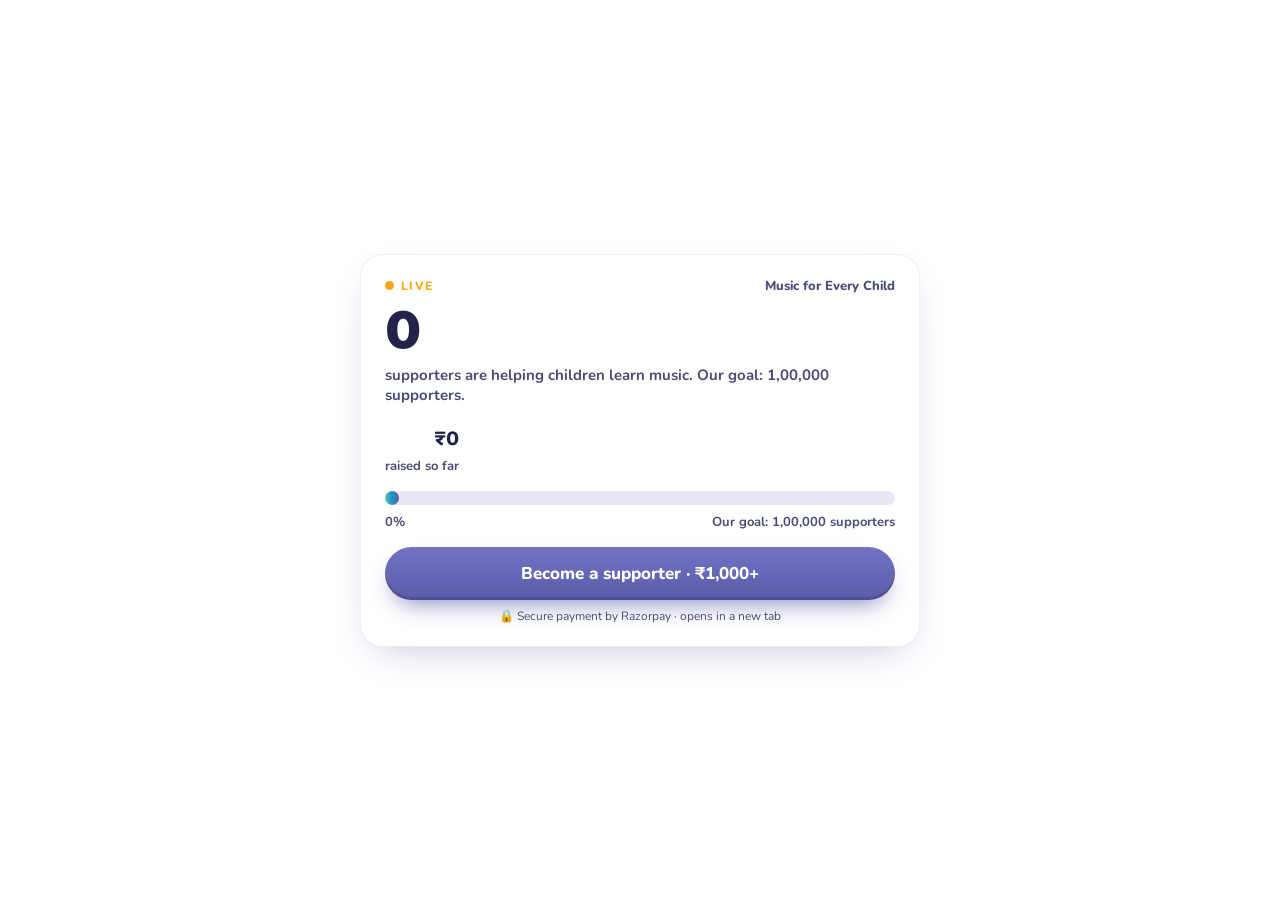
<file: kingdavid/widget/index.html>
<!doctype html>
<html lang="en">
<head>
<meta charset="utf-8">
<meta name="viewport" content="width=device-width, initial-scale=1">
<meta name="robots" content="noindex, nofollow">
<title>Live supporters · Music for Every Child</title>
<link rel="preconnect" href="https://fonts.googleapis.com">
<link rel="preconnect" href="https://fonts.gstatic.com" crossorigin>
<link href="https://fonts.googleapis.com/css2?family=Baloo+2:wght@700;800&family=Nunito:wght@600;700;800&display=swap" rel="stylesheet">
<style>
  /* Compact live counter, made to be embedded in the Canva site (Embed app → this page's link). */
  :root{--indigo:#5B5BAA;--indigo-2:#7373C4;--sun:#FBC10A;--amber:#F7A814;--teal:#1E9AC3;--aqua:#5FC2C3;
        --ink:#23234A;--ink-2:#4B4B78;--track:#E8E8F4;--card:#FFFFFF}
  *{box-sizing:border-box}
  html,body{margin:0;height:100%}
  body{font-family:"Nunito",system-ui,sans-serif;color:var(--ink);background:transparent;display:flex;align-items:center;justify-content:center;padding:10px}
  .card{width:100%;max-width:560px;background:var(--card);border-radius:22px;padding:22px 24px;box-shadow:0 14px 40px -18px rgba(91,91,170,.45);border:1px solid rgba(35,35,74,.08)}
  .top{display:flex;justify-content:space-between;align-items:center}
  .live{display:inline-flex;align-items:center;gap:7px;font-weight:800;font-size:12px;letter-spacing:.12em;color:var(--amber)}
  .dot{width:9px;height:9px;border-radius:50%;background:var(--amber);animation:p 1.8s infinite}
  @keyframes p{70%{box-shadow:0 0 0 10px rgba(247,168,20,0)}0%{box-shadow:0 0 0 0 rgba(247,168,20,.6)}}
  .brand{font-weight:800;font-size:13px;color:var(--ink-2)}
  .row{display:flex;align-items:flex-end;justify-content:space-between;gap:16px;margin-top:6px;flex-wrap:wrap}
  .count{font-family:"Baloo 2",system-ui,sans-serif;font-weight:800;font-size:clamp(40px,9vw,60px);line-height:1;font-variant-numeric:tabular-nums;transition:color .4s}
  .count.bump{color:var(--teal)}
  .of{font-weight:700;color:var(--ink-2);font-size:15px;margin-top:4px}
  .raised{text-align:right;font-weight:700;color:var(--ink-2);font-size:13px}
  .raised b{display:block;font-family:"Baloo 2",system-ui,sans-serif;font-size:22px;color:var(--ink)}
  .bar{height:14px;background:var(--track);border-radius:999px;margin:16px 0 8px;overflow:hidden}
  .fill{height:100%;width:0;min-width:14px;border-radius:999px;background:linear-gradient(90deg,var(--aqua),var(--teal) 45%,var(--indigo));transition:width 1.2s cubic-bezier(.2,.8,.2,1)}
  .meta{display:flex;justify-content:space-between;font-size:13px;font-weight:700;color:var(--ink-2)}
  .btn{display:block;text-align:center;margin-top:16px;padding:15px 20px;border-radius:999px;font:800 17px "Nunito",sans-serif;color:#fff;text-decoration:none;
       background:linear-gradient(180deg,var(--indigo-2),var(--indigo));box-shadow:0 12px 26px -12px rgba(91,91,170,.9),inset 0 -3px 0 rgba(0,0,0,.14);transition:transform .2s}
  .btn:hover{transform:translateY(-2px)}
  .note{text-align:center;font-size:12px;color:var(--ink-2);margin-top:8px}
  @media (prefers-reduced-motion:reduce){*{animation:none!important;transition:none!important}}
</style>
</head>
<body>
  <div class="card" aria-live="polite">
    <div class="top">
      <span class="live"><span class="dot"></span>LIVE</span>
      <span class="brand">Music for Every Child</span>
    </div>
    <div class="row">
      <div>
        <div class="count" id="count">0</div>
        <div class="of">supporters are helping children learn music. Our goal: 1,00,000 supporters.</div>
      </div>
      <div class="raised"><b id="raised">₹0</b>raised so far</div>
    </div>
    <div class="bar"><div class="fill" id="fill"></div></div>
    <div class="meta"><span id="pct">0%</span><span id="left">Our goal: 1,00,000 supporters</span></div>
    <a class="btn" id="cta" href="https://www.christfocusmission.org/kingdavid/support/" target="_blank" rel="noopener">Become a supporter · ₹1,000+</a>
    <div class="note">🔒 Secure payment by Razorpay · opens in a new tab</div>
  </div>
<script>
  if (/\/(widget\.html|index\.html)$/.test(location.pathname)) history.replaceState(null, "", "/kingdavid/widget/" + location.search + location.hash);
  const API_BASE = "https://kdv-supporters.christfocusmission.workers.dev";
  const GOAL = 100000, POLL_MS = 8000;
  const $ = (id) => document.getElementById(id);
  const fmt = (n) => Math.round(n).toLocaleString("en-IN");
  let shown = { s: 0, a: 0 }, first = true;
  function anim(el, from, to, prefix) {
    if (from === to) { el.textContent = prefix + fmt(to); return; }
    const t0 = performance.now(), ms = first ? 1400 : 900;
    const step = (t) => { const p = Math.min(1, (t - t0) / ms), e = 1 - Math.pow(1 - p, 3);
      el.textContent = prefix + fmt(from + (to - from) * e); if (p < 1) requestAnimationFrame(step); };
    requestAnimationFrame(step);
  }
  async function poll() {
    try {
      const d = await (await fetch(API_BASE + "/api/stats", { cache: "no-store" })).json();
      if (typeof d.supporters !== "number") return;
      anim($("count"), shown.s, d.supporters, "");
      anim($("raised"), shown.a, d.amount_inr, "₹");
      if (!first && d.supporters > shown.s) { $("count").classList.add("bump"); setTimeout(() => $("count").classList.remove("bump"), 1200); }
      const pct = Math.min(100, (d.supporters / GOAL) * 100);
      $("fill").style.width = pct + "%";
      $("pct").textContent = pct > 0 && pct < 0.01 ? "<0.01%" : (pct < 1 ? pct.toFixed(2) : pct.toFixed(1)) + "%";
      $("left").textContent = d.supporters >= GOAL ? "Goal reached! 🎉" : "Our goal: " + fmt(GOAL) + " supporters (" + fmt(GOAL - d.supporters) + " to go)";
      shown = { s: d.supporters, a: d.amount_inr }; first = false;
    } catch (e) { /* try again next round */ }
  }
  poll(); setInterval(() => { if (!document.hidden) poll(); }, POLL_MS);
</script>
</body>
</html>
</file>
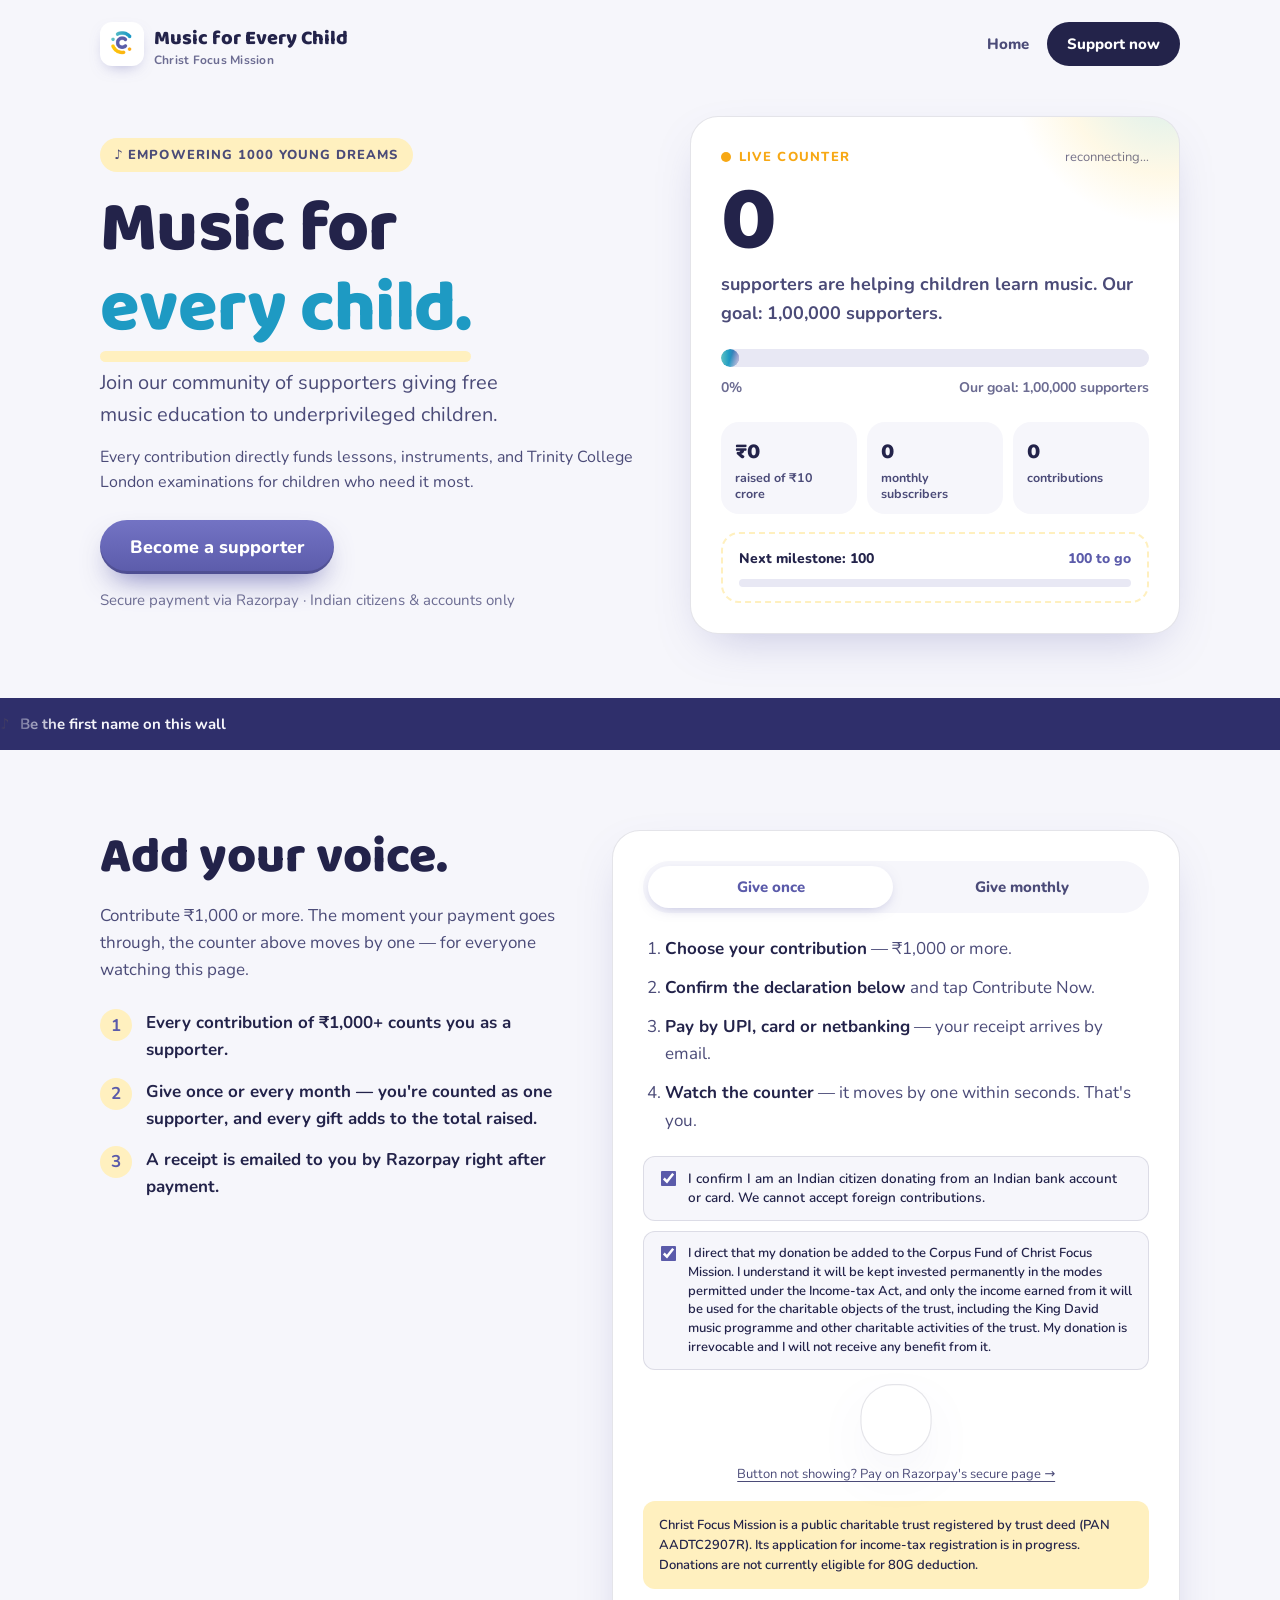
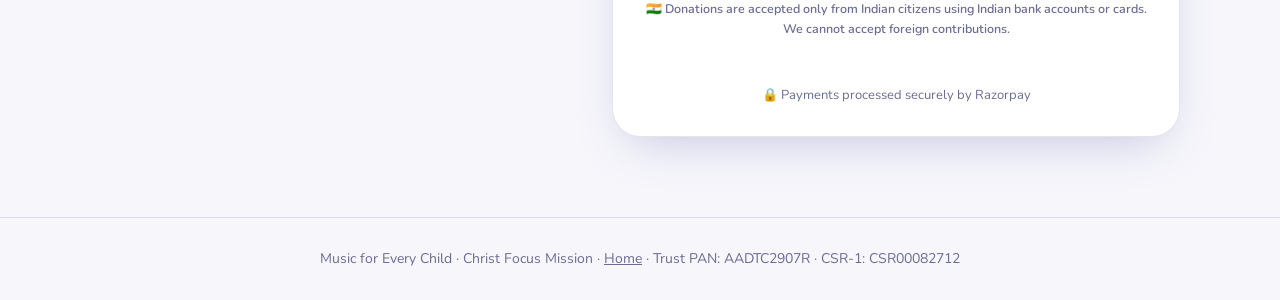
<file: kingdavid/support.html>
<!doctype html>
<html lang="en">
<head>
<meta charset="utf-8">
<meta http-equiv="refresh" content="0; url=/kingdavid/support/">
<script>location.replace("/kingdavid/support/" + location.search + location.hash);</script>
<title>Redirecting…</title>
</head>
<body></body>
</html>
</file>
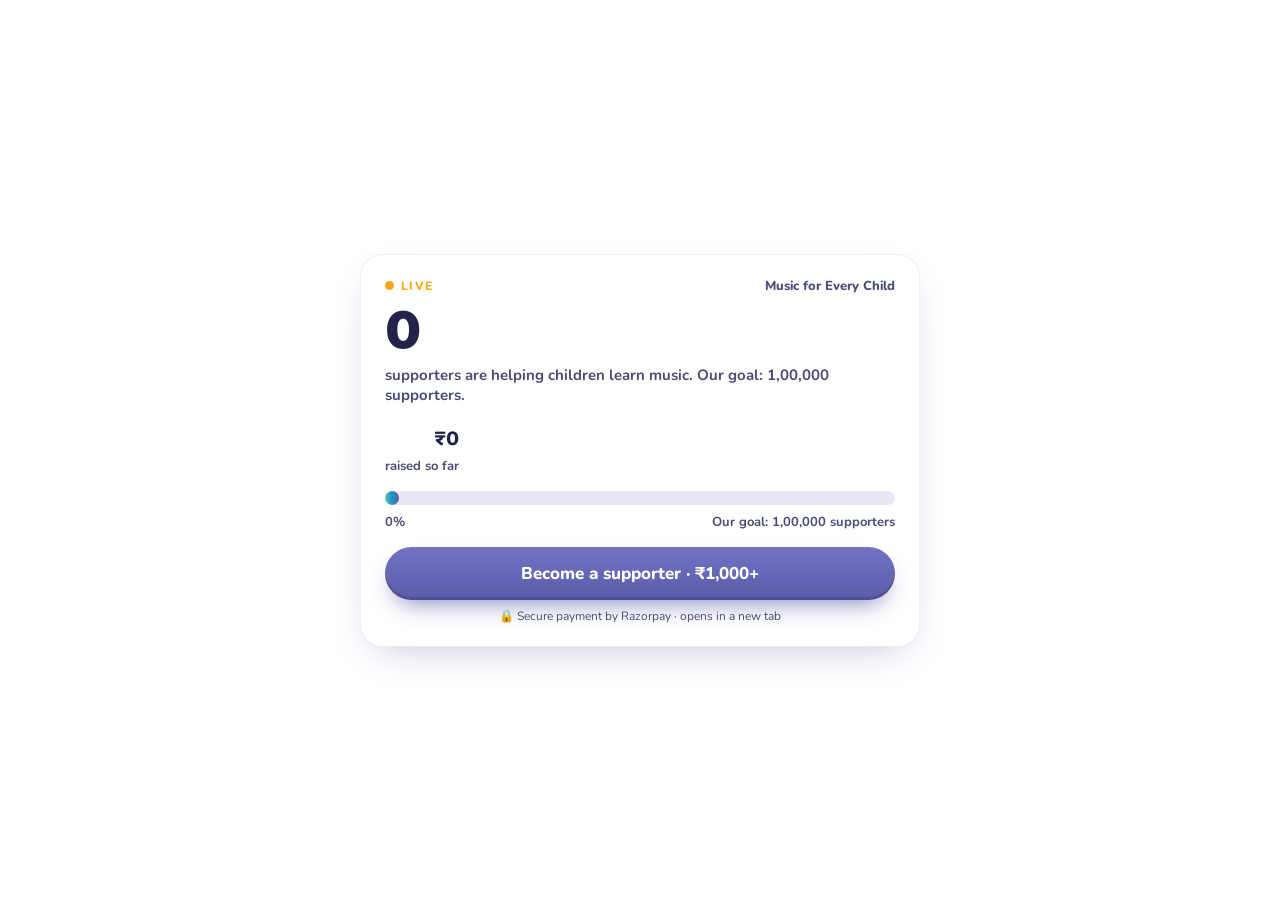
<file: kingdavid/widget.html>
<!doctype html>
<html lang="en">
<head>
<meta charset="utf-8">
<meta http-equiv="refresh" content="0; url=/kingdavid/widget/">
<script>location.replace("/kingdavid/widget/" + location.search + location.hash);</script>
<title>Redirecting…</title>
</head>
<body></body>
</html>
</file>
